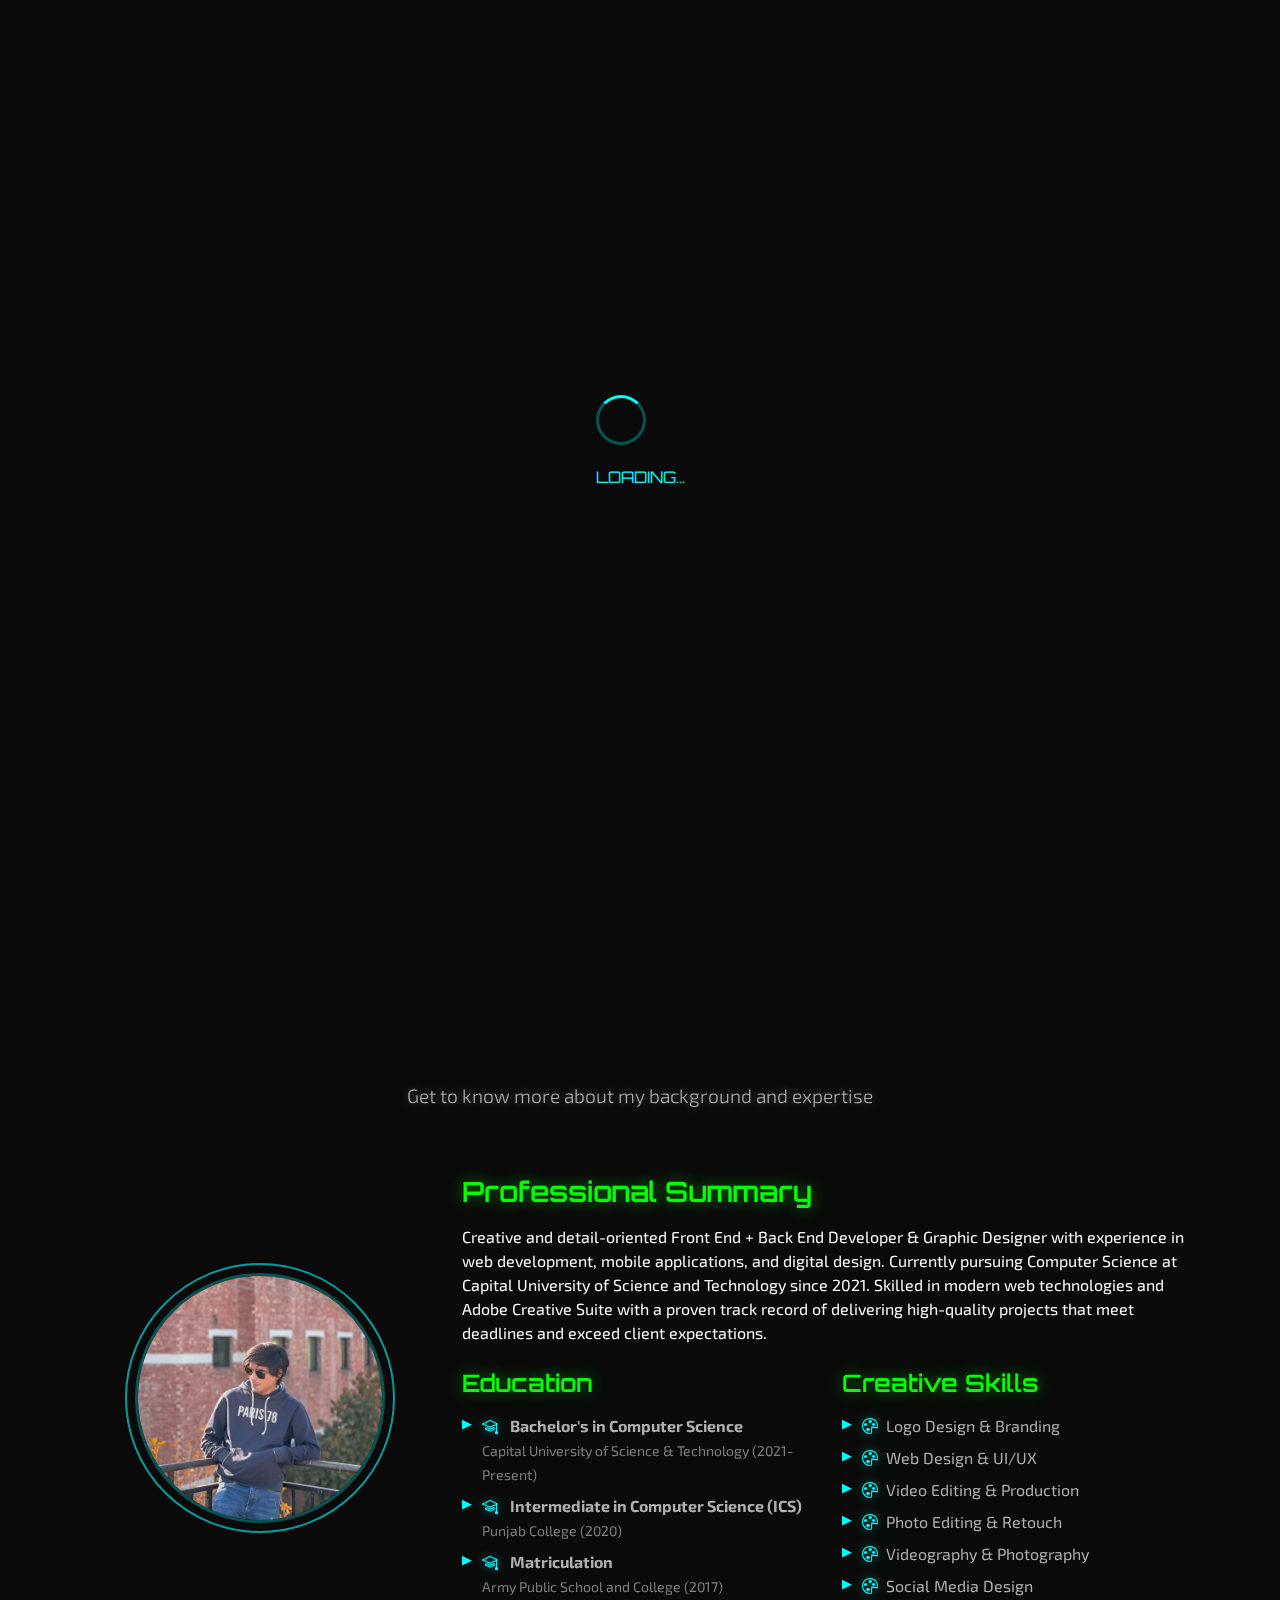
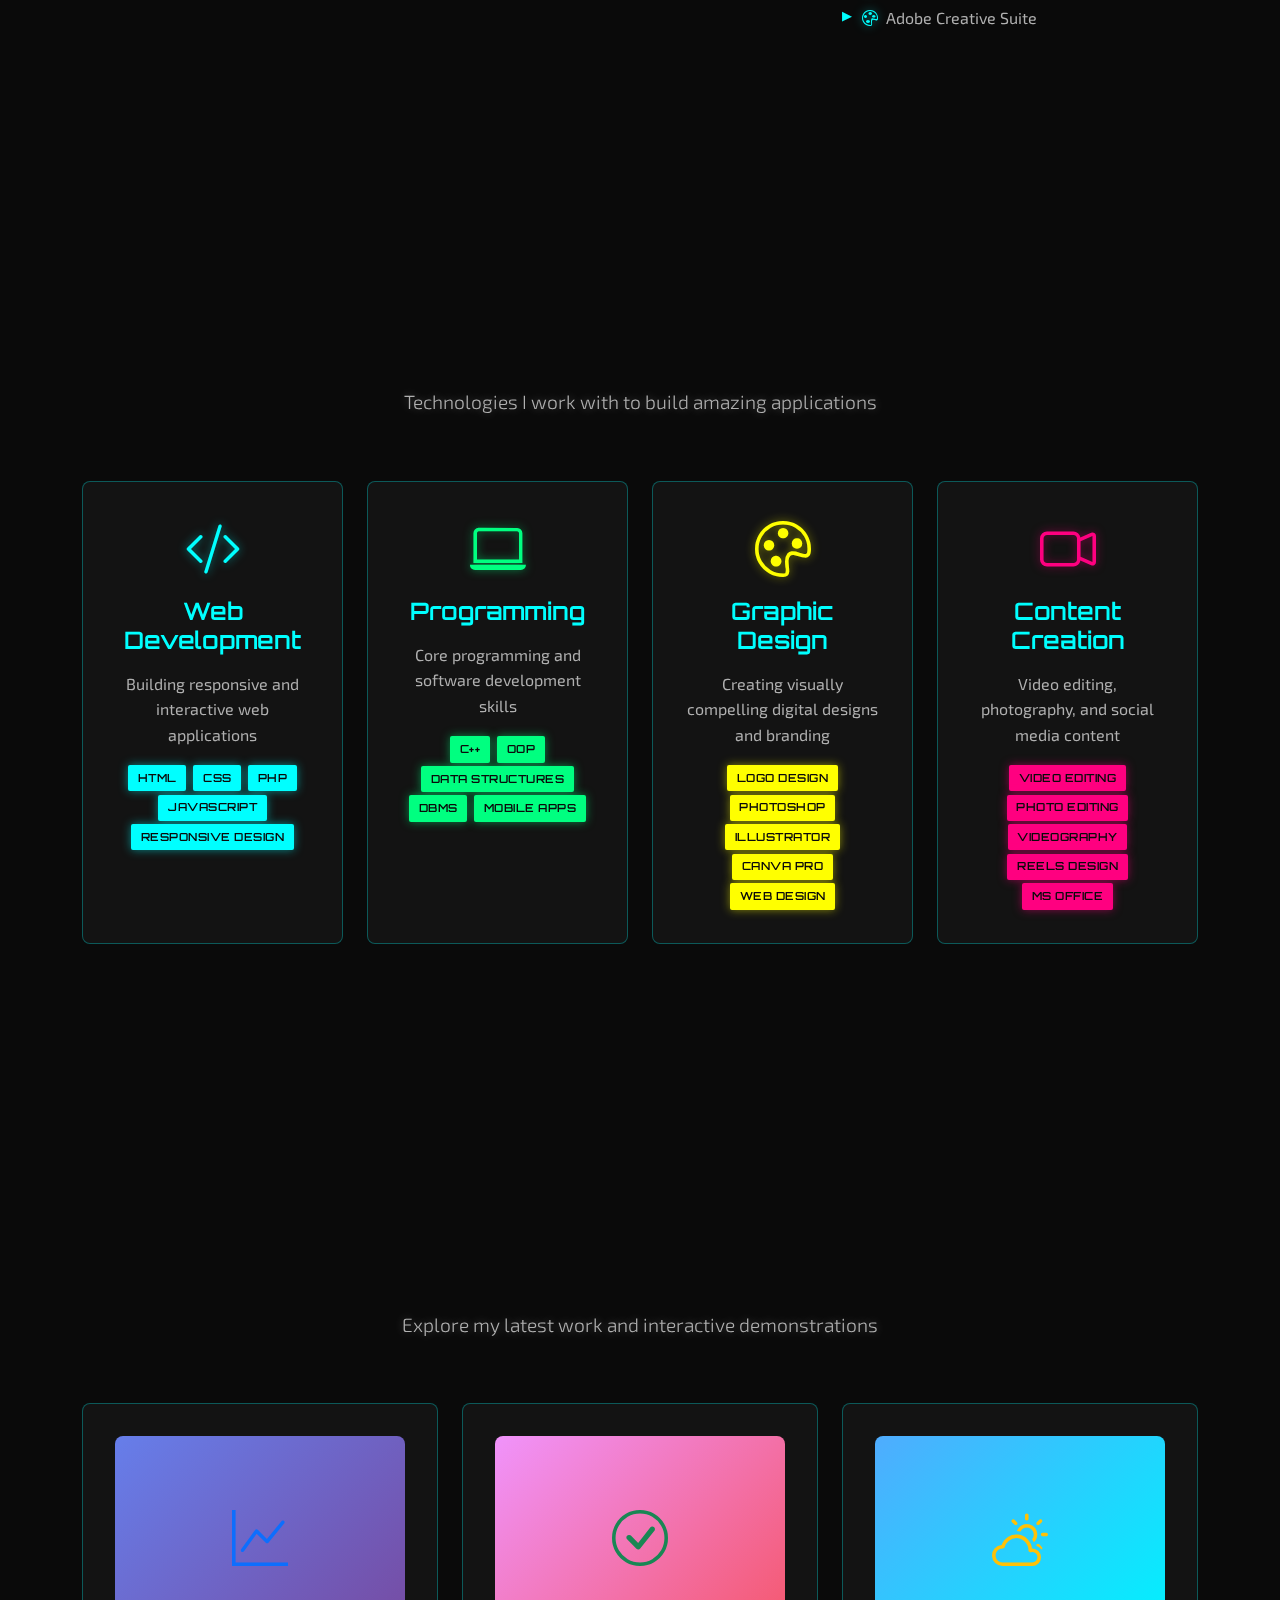
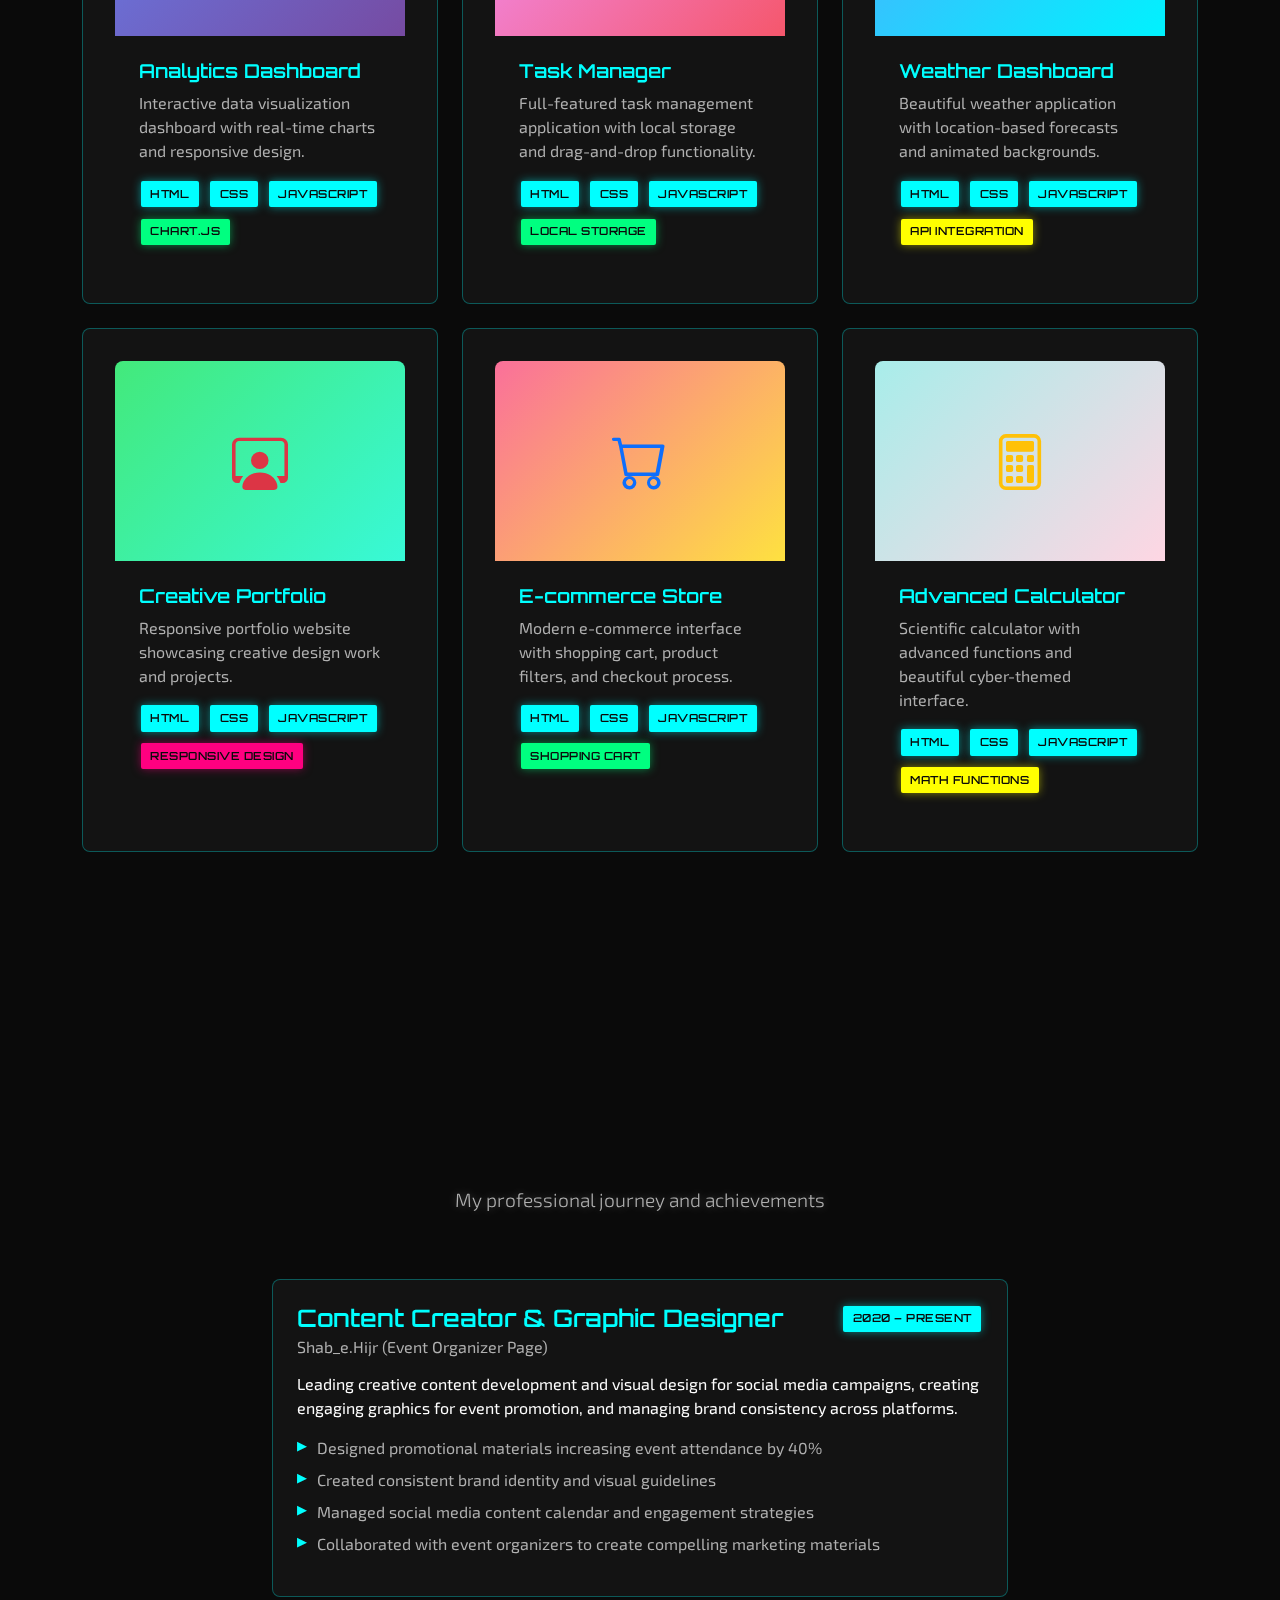
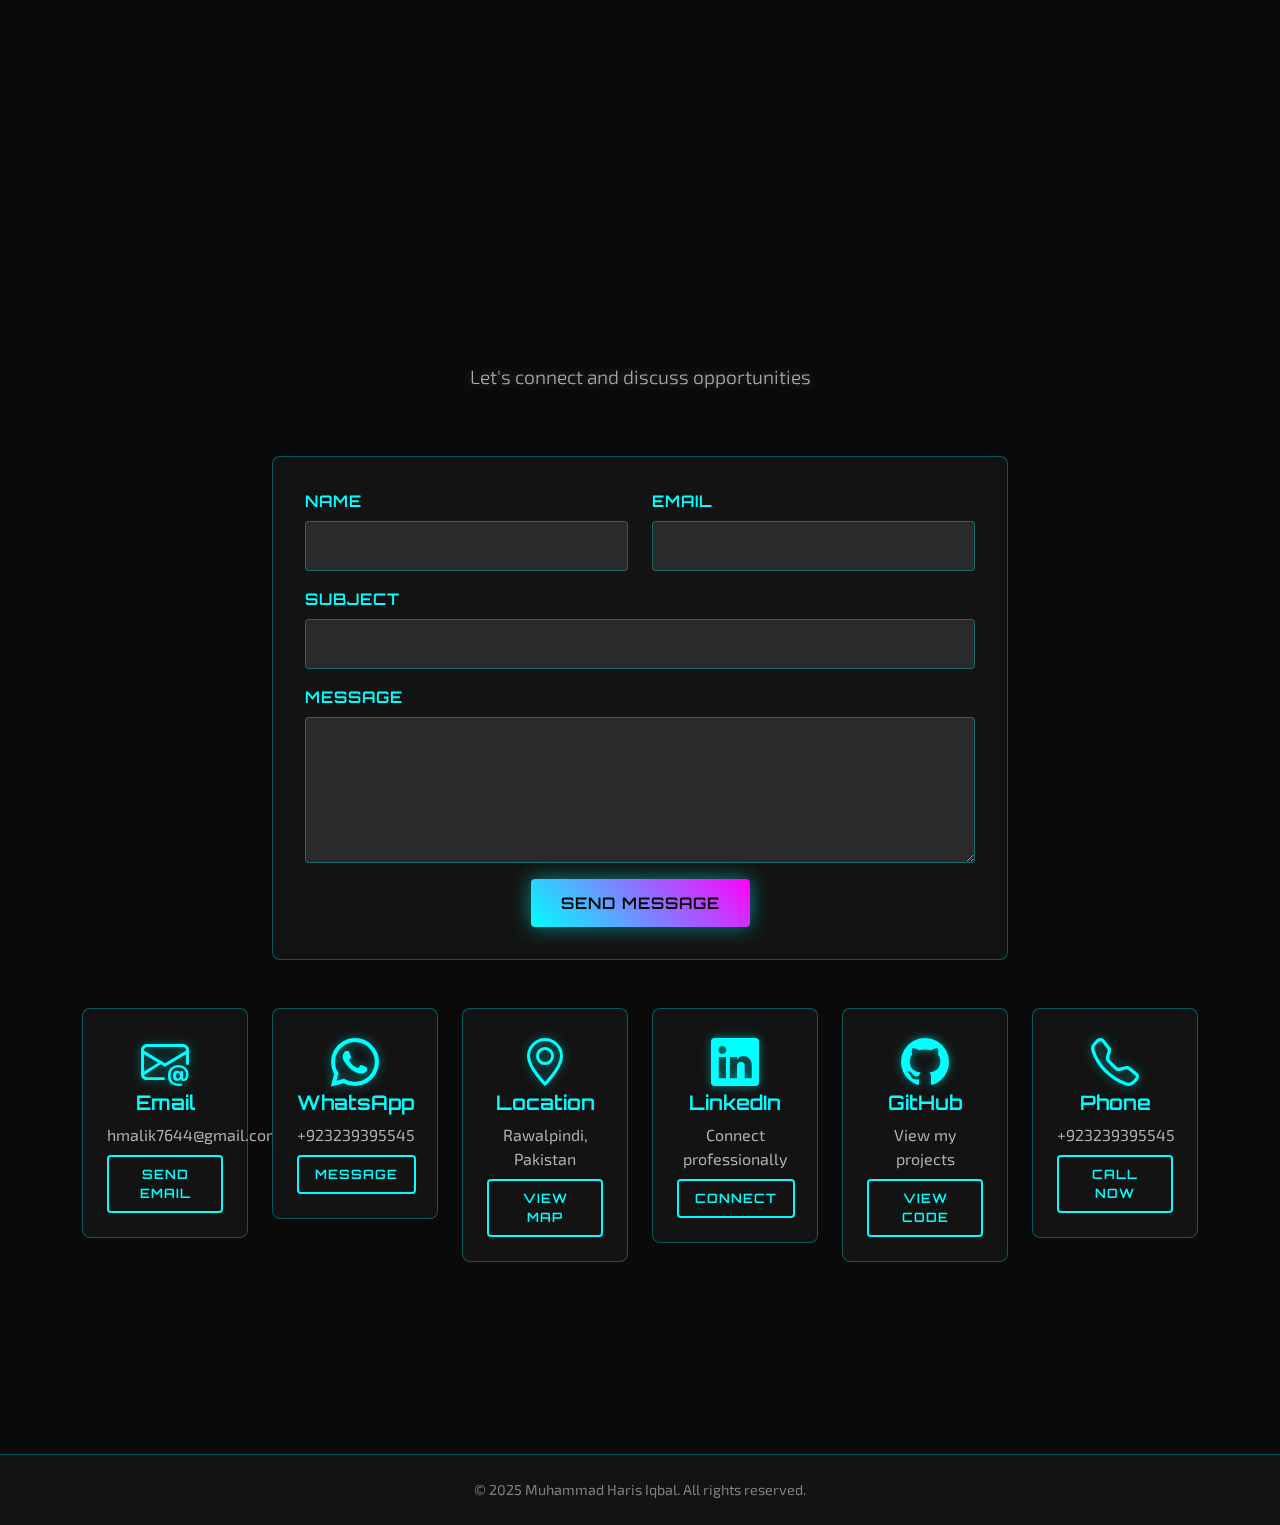
<file: index.html>
<!DOCTYPE html>
<html lang="en">
<head>
    <meta charset="UTF-8">
    <meta name="viewport" content="width=device-width, initial-scale=1.0">
    <title>Digital Portfolio - Muhammad Haris Iqbal</title>
    
    <!-- Bootstrap CSS -->
    <link href="https://cdn.jsdelivr.net/npm/bootstrap@5.3.0/dist/css/bootstrap.min.css" rel="stylesheet">
    <!-- Bootstrap Icons -->
    <link rel="stylesheet" href="https://cdn.jsdelivr.net/npm/bootstrap-icons@1.10.0/font/bootstrap-icons.css">
    <!-- Google Fonts -->
    <link href="https://fonts.googleapis.com/css2?family=Orbitron:wght@400;700;900&family=Exo+2:wght@300;400;600;700&display=swap" rel="stylesheet">
    <!-- Custom CSS -->
    <link rel="stylesheet" href="css/style.css">
</head>
<body>
    <!-- Cyber Background Animation -->
    <div class="cyber-background">
        <div class="background-layer bg-layer-1"></div>
        <div class="background-layer bg-layer-2"></div>
        <div class="background-layer bg-layer-3"></div>
        <div class="background-layer bg-layer-4"></div>
    </div>
    
    <!-- Space Elements -->
    <div class="space-elements">
        <div class="planet planet-1"></div>
        <div class="planet planet-2"></div>
        <div class="planet planet-3"></div>
        <div class="asteroid asteroid-1"></div>
        <div class="asteroid asteroid-2"></div>
        <div class="asteroid asteroid-3"></div>
        <div class="asteroid asteroid-4"></div>
        <div class="asteroid asteroid-5"></div>
    </div>
    
    <!-- Matrix Rain Effect -->
    <div class="matrix-rain" id="matrixRain"></div>
    
    <!-- Cyber Grid Overlay -->
    <div class="cyber-grid"></div>
    
    <!-- Navigation -->
    <nav class="navbar navbar-expand-lg navbar-dark fixed-top cyber-nav">
        <div class="container">
            <a class="navbar-brand fw-bold cyber-logo" href="#home">
                <span class="logo-text">PORTFOLIO</span>
                <span class="logo-glow"></span>
            </a>
            
            <!-- Hamburger Menu Button -->
            <button class="navbar-toggler cyber-hamburger" type="button" data-bs-toggle="collapse" data-bs-target="#navbarNav">
                <span class="hamburger-line"></span>
                <span class="hamburger-line"></span>
                <span class="hamburger-line"></span>
            </button>
            
            <div class="collapse navbar-collapse" id="navbarNav">
                <ul class="navbar-nav ms-auto cyber-nav-list">
                    <li class="nav-item">
                        <a class="nav-link cyber-nav-link" href="#home">
                            <span class="nav-text">Home</span>
                            <span class="nav-glow"></span>
                        </a>
                    </li>
                    <li class="nav-item">
                        <a class="nav-link cyber-nav-link" href="#about">
                            <span class="nav-text">About</span>
                            <span class="nav-glow"></span>
                        </a>
                    </li>
                    <li class="nav-item">
                        <a class="nav-link cyber-nav-link" href="#skills">
                            <span class="nav-text">Skills</span>
                            <span class="nav-glow"></span>
                        </a>
                    </li>
                    <li class="nav-item">
                        <a class="nav-link cyber-nav-link" href="#projects">
                            <span class="nav-text">Projects</span>
                            <span class="nav-glow"></span>
                        </a>
                    </li>
                    <li class="nav-item">
                        <a class="nav-link cyber-nav-link" href="#experience">
                            <span class="nav-text">Experience</span>
                            <span class="nav-glow"></span>
                        </a>
                    </li>
                    <li class="nav-item">
                        <a class="nav-link cyber-nav-link" href="#contact">
                            <span class="nav-text">Contact</span>
                            <span class="nav-glow"></span>
                        </a>
                    </li>
                </ul>
            </div>
        </div>
    </nav>

    <!-- Hero Section -->
    <section id="home" class="hero-section d-flex align-items-center min-vh-100">
        <div class="container">
            <div class="row align-items-center">
                <div class="col-lg-12 text-center">
                    <div class="hero-content">
                        <h1 class="display-4 fw-bold mb-3 animate-fade-in cyber-title">
                            <span class="cyber-text">Hello, I'm</span>
                            <span class="cyber-name typing-effect" id="typingName">Muhammad Haris Iqbal</span>
                        </h1>
                        <p class="lead mb-4 animate-fade-in-delay cyber-subtitle">
                            Front End + Back End Developer & Creative Designer specializing in web development, mobile applications, and graphic design.
                        </p>
                        <div class="hero-buttons animate-fade-in-delay-2">
                            <a href="#experience" class="btn cyber-btn cyber-btn-primary me-3">
                                <span class="btn-text">View My Experience</span>
                                <span class="btn-glow"></span>
                            </a>
                            <a href="#contact" class="btn cyber-btn cyber-btn-outline">
                                <span class="btn-text">Get In Touch</span>
                                <span class="btn-glow"></span>
                            </a>
                        </div>
                    </div>
                </div>
            </div>
        </div>
    </section>

    <!-- About Section -->
    <section id="about" class="cyber-section about-section">
        <div class="container">
            <div class="row">
                <div class="col-lg-12 text-center mb-5">
                    <h2 class="section-title fw-bold cyber-heading">About Me</h2>
                    <p class="lead cyber-subtitle">Get to know more about my background and expertise</p>
                </div>
            </div>
            <div class="row align-items-center">
                <div class="col-lg-4 text-center mb-4">
                    <div class="about-image animate-slide-left">
                        <div class="profile-picture-about cyber-profile">
                            <img src="profile.jpg" alt="Muhammad Haris Iqbal" class="profile-img">
                            <div class="cyber-border-about"></div>
                        </div>
                    </div>
                </div>
                <div class="col-lg-8">
                    <div class="about-content animate-slide-right cyber-content">
                        <h3 class="mb-3 cyber-subheading">Professional Summary</h3>
                        <p class="mb-4 cyber-text">
                            Creative and detail-oriented Front End + Back End Developer & Graphic Designer with experience in web development, 
                            mobile applications, and digital design. Currently pursuing Computer Science at Capital University of Science and Technology 
                            since 2021. Skilled in modern web technologies and Adobe Creative Suite with a proven track record of delivering 
                            high-quality projects that meet deadlines and exceed client expectations.
                        </p>
                        <div class="row">
                            <div class="col-md-6">
                                <h4 class="mb-3 cyber-subheading">Education</h4>
                                <ul class="list-unstyled cyber-list">
                                    <li class="mb-2">
                                        <i class="bi bi-mortarboard cyber-icon me-2"></i>
                                        <strong>Bachelor's in Computer Science</strong><br>
                                        <small class="cyber-muted">Capital University of Science & Technology (2021-Present)</small>
                                    </li>
                                    <li class="mb-2">
                                        <i class="bi bi-mortarboard cyber-icon me-2"></i>
                                        <strong>Intermediate in Computer Science (ICS)</strong><br>
                                        <small class="cyber-muted">Punjab College (2020)</small>
                                    </li>
                                    <li class="mb-2">
                                        <i class="bi bi-mortarboard cyber-icon me-2"></i>
                                        <strong>Matriculation</strong><br>
                                        <small class="cyber-muted">Army Public School and College (2017)</small>
                                    </li>
                                </ul>
                            </div>
                            <div class="col-md-6">
                                <h4 class="mb-3 cyber-subheading">Creative Skills</h4>
                                <ul class="list-unstyled cyber-list">
                                    <li class="mb-2"><i class="bi bi-palette cyber-icon me-2"></i>Logo Design & Branding</li>
                                    <li class="mb-2"><i class="bi bi-palette cyber-icon me-2"></i>Web Design & UI/UX</li>
                                    <li class="mb-2"><i class="bi bi-palette cyber-icon me-2"></i>Video Editing & Production</li>
                                    <li class="mb-2"><i class="bi bi-palette cyber-icon me-2"></i>Photo Editing & Retouch</li>
                                    <li class="mb-2"><i class="bi bi-palette cyber-icon me-2"></i>Videography & Photography</li>
                                    <li class="mb-2"><i class="bi bi-palette cyber-icon me-2"></i>Social Media Design</li>
                                    <li class="mb-2"><i class="bi bi-palette cyber-icon me-2"></i>Adobe Creative Suite</li>
                                </ul>
                            </div>
                        </div>
                    </div>
                </div>
            </div>
        </div>
    </section>

    <!-- Skills Section -->
    <section id="skills" class="cyber-section skills-section">
        <div class="container">
            <div class="row">
                <div class="col-lg-12 text-center mb-5">
                    <h2 class="section-title fw-bold cyber-heading">Skills & Technologies</h2>
                    <p class="lead cyber-subtitle">Technologies I work with to build amazing applications</p>
                </div>
            </div>
            <div class="row">
                <div class="col-lg-3 col-md-6 mb-4">
                    <div class="skill-card cyber-card text-center h-100">
                        <div class="skill-icon mb-3">
                            <i class="bi bi-code-slash display-4 cyber-icon-primary"></i>
                        </div>
                        <h4 class="cyber-card-title">Web Development</h4>
                        <p class="mb-3 cyber-card-text">Building responsive and interactive web applications</p>
                        <div class="skill-tags">
                            <span class="cyber-badge cyber-badge-primary">HTML</span>
                            <span class="cyber-badge cyber-badge-primary">CSS</span>
                            <span class="cyber-badge cyber-badge-primary">PHP</span>
                            <span class="cyber-badge cyber-badge-primary">JavaScript</span>
                            <span class="cyber-badge cyber-badge-primary">Responsive Design</span>
                        </div>
                    </div>
                </div>
                <div class="col-lg-3 col-md-6 mb-4">
                    <div class="skill-card cyber-card text-center h-100">
                        <div class="skill-icon mb-3">
                            <i class="bi bi-laptop display-4 cyber-icon-success"></i>
                        </div>
                        <h4 class="cyber-card-title">Programming</h4>
                        <p class="mb-3 cyber-card-text">Core programming and software development skills</p>
                        <div class="skill-tags">
                            <span class="cyber-badge cyber-badge-success">C++</span>
                            <span class="cyber-badge cyber-badge-success">OOP</span>
                            <span class="cyber-badge cyber-badge-success">Data Structures</span>
                            <span class="cyber-badge cyber-badge-success">DBMS</span>
                            <span class="cyber-badge cyber-badge-success">Mobile Apps</span>
                        </div>
                    </div>
                </div>
                <div class="col-lg-3 col-md-6 mb-4">
                    <div class="skill-card cyber-card text-center h-100">
                        <div class="skill-icon mb-3">
                            <i class="bi bi-palette display-4 cyber-icon-warning"></i>
                        </div>
                        <h4 class="cyber-card-title">Graphic Design</h4>
                        <p class="mb-3 cyber-card-text">Creating visually compelling digital designs and branding</p>
                        <div class="skill-tags">
                            <span class="cyber-badge cyber-badge-warning">Logo Design</span>
                            <span class="cyber-badge cyber-badge-warning">Photoshop</span>
                            <span class="cyber-badge cyber-badge-warning">Illustrator</span>
                            <span class="cyber-badge cyber-badge-warning">Canva Pro</span>
                            <span class="cyber-badge cyber-badge-warning">Web Design</span>
                        </div>
                    </div>
                </div>
                <div class="col-lg-3 col-md-6 mb-4">
                    <div class="skill-card cyber-card text-center h-100">
                        <div class="skill-icon mb-3">
                            <i class="bi bi-camera-video display-4 cyber-icon-danger"></i>
                        </div>
                        <h4 class="cyber-card-title">Content Creation</h4>
                        <p class="mb-3 cyber-card-text">Video editing, photography, and social media content</p>
                        <div class="skill-tags">
                            <span class="cyber-badge cyber-badge-danger">Video Editing</span>
                            <span class="cyber-badge cyber-badge-danger">Photo Editing</span>
                            <span class="cyber-badge cyber-badge-danger">Videography</span>
                            <span class="cyber-badge cyber-badge-danger">Reels Design</span>
                            <span class="cyber-badge cyber-badge-danger">MS Office</span>
                        </div>
                    </div>
                </div>
            </div>
        </div>
    </section>

    <!-- Projects Section -->
    <section id="projects" class="cyber-section">
        <div class="container">
            <div class="row">
                <div class="col-lg-12 text-center mb-5">
                    <h2 class="section-title fw-bold cyber-heading">Featured Projects</h2>
                    <p class="lead cyber-subtitle">Explore my latest work and interactive demonstrations</p>
                </div>
            </div>
            <div class="row">
                <!-- Project 1: Interactive Dashboard -->
                <div class="col-lg-4 col-md-6 mb-4">
                    <div class="project-card cyber-card h-100">
                        <div class="project-image-container">
                            <div class="project-image dashboard-preview">
                                <i class="bi bi-graph-up display-4 text-primary"></i>
                            </div>
                            <div class="project-overlay">
                                <a href="projects/dashboard.html" target="_blank" class="btn cyber-btn cyber-btn-primary btn-sm">
                                    <span class="btn-text">View Live</span>
                                    <span class="btn-glow"></span>
                                </a>
                            </div>
                        </div>
                        <div class="project-content">
                            <h4 class="project-title cyber-card-title">Analytics Dashboard</h4>
                            <p class="project-description cyber-card-text">Interactive data visualization dashboard with real-time charts and responsive design.</p>
                            <div class="project-tech">
                                <span class="cyber-badge cyber-badge-primary">HTML</span>
                                <span class="cyber-badge cyber-badge-primary">CSS</span>
                                <span class="cyber-badge cyber-badge-primary">JavaScript</span>
                                <span class="cyber-badge cyber-badge-success">Chart.js</span>
                            </div>
                        </div>
                    </div>
                </div>

                <!-- Project 2: Task Management App -->
                <div class="col-lg-4 col-md-6 mb-4">
                    <div class="project-card cyber-card h-100">
                        <div class="project-image-container">
                            <div class="project-image todo-preview">
                                <i class="bi bi-check-circle display-4 text-success"></i>
                            </div>
                            <div class="project-overlay">
                                <a href="projects/todo.html" target="_blank" class="btn cyber-btn cyber-btn-primary btn-sm">
                                    <span class="btn-text">View Live</span>
                                    <span class="btn-glow"></span>
                                </a>
                            </div>
                        </div>
                        <div class="project-content">
                            <h4 class="project-title cyber-card-title">Task Manager</h4>
                            <p class="project-description cyber-card-text">Full-featured task management application with local storage and drag-and-drop functionality.</p>
                            <div class="project-tech">
                                <span class="cyber-badge cyber-badge-primary">HTML</span>
                                <span class="cyber-badge cyber-badge-primary">CSS</span>
                                <span class="cyber-badge cyber-badge-primary">JavaScript</span>
                                <span class="cyber-badge cyber-badge-success">Local Storage</span>
                            </div>
                        </div>
                    </div>
                </div>

                <!-- Project 3: Weather App -->
                <div class="col-lg-4 col-md-6 mb-4">
                    <div class="project-card cyber-card h-100">
                        <div class="project-image-container">
                            <div class="project-image weather-preview">
                                <i class="bi bi-cloud-sun display-4 text-warning"></i>
                            </div>
                            <div class="project-overlay">
                                <a href="projects/weather.html" target="_blank" class="btn cyber-btn cyber-btn-primary btn-sm">
                                    <span class="btn-text">View Live</span>
                                    <span class="btn-glow"></span>
                                </a>
                            </div>
                        </div>
                        <div class="project-content">
                            <h4 class="project-title cyber-card-title">Weather Dashboard</h4>
                            <p class="project-description cyber-card-text">Beautiful weather application with location-based forecasts and animated backgrounds.</p>
                            <div class="project-tech">
                                <span class="cyber-badge cyber-badge-primary">HTML</span>
                                <span class="cyber-badge cyber-badge-primary">CSS</span>
                                <span class="cyber-badge cyber-badge-primary">JavaScript</span>
                                <span class="cyber-badge cyber-badge-warning">API Integration</span>
                            </div>
                        </div>
                    </div>
                </div>

                <!-- Project 4: Portfolio Website -->
                <div class="col-lg-4 col-md-6 mb-4">
                    <div class="project-card cyber-card h-100">
                        <div class="project-image-container">
                            <div class="project-image portfolio-preview">
                                <i class="bi bi-person-workspace display-4 text-danger"></i>
                            </div>
                            <div class="project-overlay">
                                <a href="projects/portfolio.html" target="_blank" class="btn cyber-btn cyber-btn-primary btn-sm">
                                    <span class="btn-text">View Live</span>
                                    <span class="btn-glow"></span>
                                </a>
                            </div>
                        </div>
                        <div class="project-content">
                            <h4 class="project-title cyber-card-title">Creative Portfolio</h4>
                            <p class="project-description cyber-card-text">Responsive portfolio website showcasing creative design work and projects.</p>
                            <div class="project-tech">
                                <span class="cyber-badge cyber-badge-primary">HTML</span>
                                <span class="cyber-badge cyber-badge-primary">CSS</span>
                                <span class="cyber-badge cyber-badge-primary">JavaScript</span>
                                <span class="cyber-badge cyber-badge-danger">Responsive Design</span>
                            </div>
                        </div>
                    </div>
                </div>

                <!-- Project 5: E-commerce Demo -->
                <div class="col-lg-4 col-md-6 mb-4">
                    <div class="project-card cyber-card h-100">
                        <div class="project-image-container">
                            <div class="project-image ecommerce-preview">
                                <i class="bi bi-cart display-4 text-primary"></i>
                            </div>
                            <div class="project-overlay">
                                <a href="projects/ecommerce.html" target="_blank" class="btn cyber-btn cyber-btn-primary btn-sm">
                                    <span class="btn-text">View Live</span>
                                    <span class="btn-glow"></span>
                                </a>
                            </div>
                        </div>
                        <div class="project-content">
                            <h4 class="project-title cyber-card-title">E-commerce Store</h4>
                            <p class="project-description cyber-card-text">Modern e-commerce interface with shopping cart, product filters, and checkout process.</p>
                            <div class="project-tech">
                                <span class="cyber-badge cyber-badge-primary">HTML</span>
                                <span class="cyber-badge cyber-badge-primary">CSS</span>
                                <span class="cyber-badge cyber-badge-primary">JavaScript</span>
                                <span class="cyber-badge cyber-badge-success">Shopping Cart</span>
                            </div>
                        </div>
                    </div>
                </div>

                <!-- Project 6: Calculator App -->
                <div class="col-lg-4 col-md-6 mb-4">
                    <div class="project-card cyber-card h-100">
                        <div class="project-image-container">
                            <div class="project-image calculator-preview">
                                <i class="bi bi-calculator display-4 text-warning"></i>
                            </div>
                            <div class="project-overlay">
                                <a href="projects/calculator.html" target="_blank" class="btn cyber-btn cyber-btn-primary btn-sm">
                                    <span class="btn-text">View Live</span>
                                    <span class="btn-glow"></span>
                                </a>
                            </div>
                        </div>
                        <div class="project-content">
                            <h4 class="project-title cyber-card-title">Advanced Calculator</h4>
                            <p class="project-description cyber-card-text">Scientific calculator with advanced functions and beautiful cyber-themed interface.</p>
                            <div class="project-tech">
                                <span class="cyber-badge cyber-badge-primary">HTML</span>
                                <span class="cyber-badge cyber-badge-primary">CSS</span>
                                <span class="cyber-badge cyber-badge-primary">JavaScript</span>
                                <span class="cyber-badge cyber-badge-warning">Math Functions</span>
                            </div>
                        </div>
                    </div>
                </div>
            </div>
        </div>
    </section>

    <!-- Experience Section -->
    <section id="experience" class="cyber-section">
        <div class="container">
            <div class="row">
                <div class="col-lg-12 text-center mb-5">
                    <h2 class="section-title fw-bold cyber-heading">Work Experience</h2>
                    <p class="lead cyber-subtitle">My professional journey and achievements</p>
                </div>
            </div>
            <div class="row">
                <div class="col-lg-8 mx-auto">
                    <div class="experience-item cyber-experience-card p-4 mb-4">
                        <div class="experience-header d-flex justify-content-between align-items-start mb-3">
                            <div>
                                <h4 class="mb-1 cyber-experience-title">Content Creator & Graphic Designer</h4>
                                <h6 class="cyber-experience-company mb-0">Shab_e.Hijr (Event Organizer Page)</h6>
                            </div>
                            <span class="cyber-badge cyber-badge-primary">2020 – Present</span>
                        </div>
                        <div class="experience-content">
                            <p class="mb-3 cyber-text">
                                Leading creative content development and visual design for social media campaigns, 
                                creating engaging graphics for event promotion, and managing brand consistency across platforms.
                            </p>
                            <ul class="cyber-list">
                                <li>Designed promotional materials increasing event attendance by 40%</li>
                                <li>Created consistent brand identity and visual guidelines</li>
                                <li>Managed social media content calendar and engagement strategies</li>
                                <li>Collaborated with event organizers to create compelling marketing materials</li>
                            </ul>
                        </div>
                    </div>
                </div>
            </div>
        </div>
    </section>

    <!-- Contact Section -->
    <section id="contact" class="cyber-section">
        <div class="container">
            <div class="row">
                <div class="col-lg-12 text-center mb-5">
                    <h2 class="section-title fw-bold cyber-heading">Get In Touch</h2>
                    <p class="lead cyber-subtitle">Let's connect and discuss opportunities</p>
                </div>
            </div>
            <div class="row">
                <div class="col-lg-8 mx-auto">
                    <div class="contact-form-container cyber-form-container">
                        <form id="contactForm" class="cyber-form">
                            <div class="row">
                                <div class="col-md-6">
                                    <div class="mb-3">
                                        <label for="name" class="form-label cyber-label">Name</label>
                                        <input type="text" class="form-control cyber-input" id="name" name="name" required>
                                    </div>
                                </div>
                                <div class="col-md-6">
                                    <div class="mb-3">
                                        <label for="email" class="form-label cyber-label">Email</label>
                                        <input type="email" class="form-control cyber-input" id="email" name="email" required>
                                    </div>
                                </div>
                            </div>
                            <div class="mb-3">
                                <label for="subject" class="form-label cyber-label">Subject</label>
                                <input type="text" class="form-control cyber-input" id="subject" name="subject" required>
                            </div>
                            <div class="mb-3">
                                <label for="message" class="form-label cyber-label">Message</label>
                                <textarea class="form-control cyber-input" id="message" name="message" rows="5" required></textarea>
                            </div>
                            <div class="text-center">
                                <button type="submit" class="btn cyber-btn cyber-btn-primary">
                                    <span class="btn-text">Send Message</span>
                                    <span class="btn-glow"></span>
                                </button>
                            </div>
                        </form>
                    </div>
                </div>
            </div>
            <div class="row mt-5">
                <div class="col-lg-12">
                    <div class="contact-info text-center">
                        <div class="row">
                            <div class="col-md-2 mb-3">
                                <div class="contact-item cyber-contact-item">
                                    <i class="bi bi-envelope-at display-5 cyber-icon mb-3"></i>
                                    <h5 class="cyber-contact-title">Email</h5>
                                    <p class="cyber-contact-text">hmalik7644@gmail.com</p>
                                    <a href="mailto:hmalik7644@gmail.com" class="btn cyber-btn cyber-btn-outline btn-sm mt-2">
                                        <span class="btn-text">Send Email</span>
                                        <span class="btn-glow"></span>
                                    </a>
                                </div>
                            </div>
                            <div class="col-md-2 mb-3">
                                <div class="contact-item cyber-contact-item">
                                    <i class="bi bi-whatsapp display-5 cyber-icon mb-3"></i>
                                    <h5 class="cyber-contact-title">WhatsApp</h5>
                                    <p class="cyber-contact-text">+923239395545</p>
                                    <a href="https://wa.me/923239395545" target="_blank" class="btn cyber-btn cyber-btn-outline btn-sm mt-2">
                                        <span class="btn-text">Message</span>
                                        <span class="btn-glow"></span>
                                    </a>
                                </div>
                            </div>
                            <div class="col-md-2 mb-3">
                                <div class="contact-item cyber-contact-item">
                                    <i class="bi bi-geo-alt display-5 cyber-icon mb-3"></i>
                                    <h5 class="cyber-contact-title">Location</h5>
                                    <p class="cyber-contact-text">Rawalpindi, Pakistan</p>
                                    <a href="https://maps.google.com/?q=Rawalpindi,Pakistan" target="_blank" class="btn cyber-btn cyber-btn-outline btn-sm mt-2">
                                        <span class="btn-text">View Map</span>
                                        <span class="btn-glow"></span>
                                    </a>
                                </div>
                            </div>
                            <div class="col-md-2 mb-3">
                                <div class="contact-item cyber-contact-item">
                                    <i class="bi bi-linkedin display-5 cyber-icon mb-3"></i>
                                    <h5 class="cyber-contact-title">LinkedIn</h5>
                                    <p class="cyber-contact-text">Connect professionally</p>
                                    <a href="https://www.linkedin.com/in/harris-malik-175556349" target="_blank" class="btn cyber-btn cyber-btn-outline btn-sm mt-2">
                                        <span class="btn-text">Connect</span>
                                        <span class="btn-glow"></span>
                                    </a>
                                </div>
                            </div>
                            <div class="col-md-2 mb-3">
                                <div class="contact-item cyber-contact-item">
                                    <i class="bi bi-github display-5 cyber-icon mb-3"></i>
                                    <h5 class="cyber-contact-title">GitHub</h5>
                                    <p class="cyber-contact-text">View my projects</p>
                                    <a href="https://github.com/starSCREAM101T" target="_blank" class="btn cyber-btn cyber-btn-outline btn-sm mt-2">
                                        <span class="btn-text">View Code</span>
                                        <span class="btn-glow"></span>
                                    </a>
                                </div>
                            </div>
                            <div class="col-md-2 mb-3">
                                <div class="contact-item cyber-contact-item">
                                    <i class="bi bi-telephone display-5 cyber-icon mb-3"></i>
                                    <h5 class="cyber-contact-title">Phone</h5>
                                    <p class="cyber-contact-text">+923239395545</p>
                                    <a href="tel:+923239395545" class="btn cyber-btn cyber-btn-outline btn-sm mt-2">
                                        <span class="btn-text">Call Now</span>
                                        <span class="btn-glow"></span>
                                    </a>
                                </div>
                            </div>
                        </div>
                    </div>
                </div>
            </div>
        </div>
    </section>

    <!-- Footer -->
    <footer class="py-4 cyber-footer">
        <div class="container">
            <div class="row">
                <div class="col-lg-12 text-center">
                    <p class="mb-0 cyber-footer-text">
                        &copy; 2025 Muhammad Haris Iqbal. All rights reserved.
                    </p>
                </div>
            </div>
        </div>
    </footer>

    <!-- Bootstrap JS -->
    <script src="https://cdn.jsdelivr.net/npm/bootstrap@5.3.0/dist/js/bootstrap.bundle.min.js"></script>
    <!-- Custom JS -->
    <script src="js/script.js"></script>
</body>
</html>
</file>
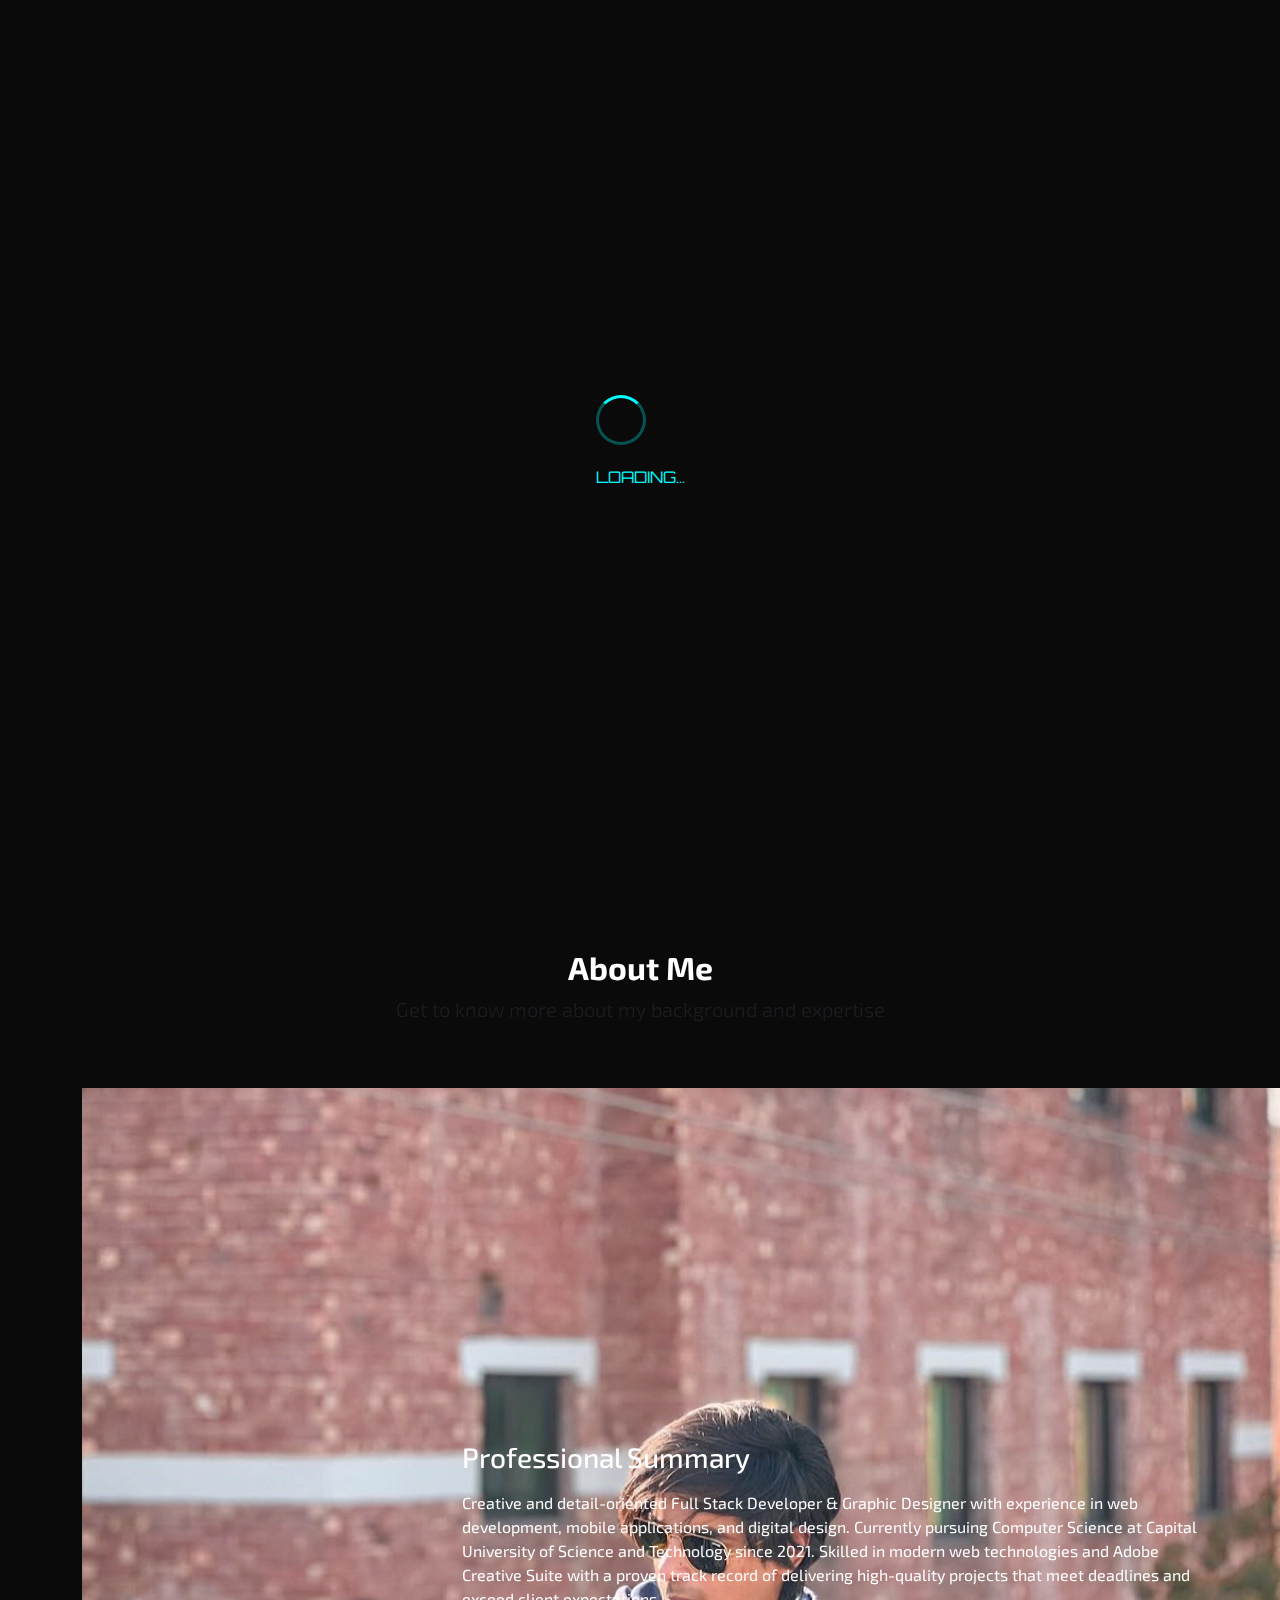
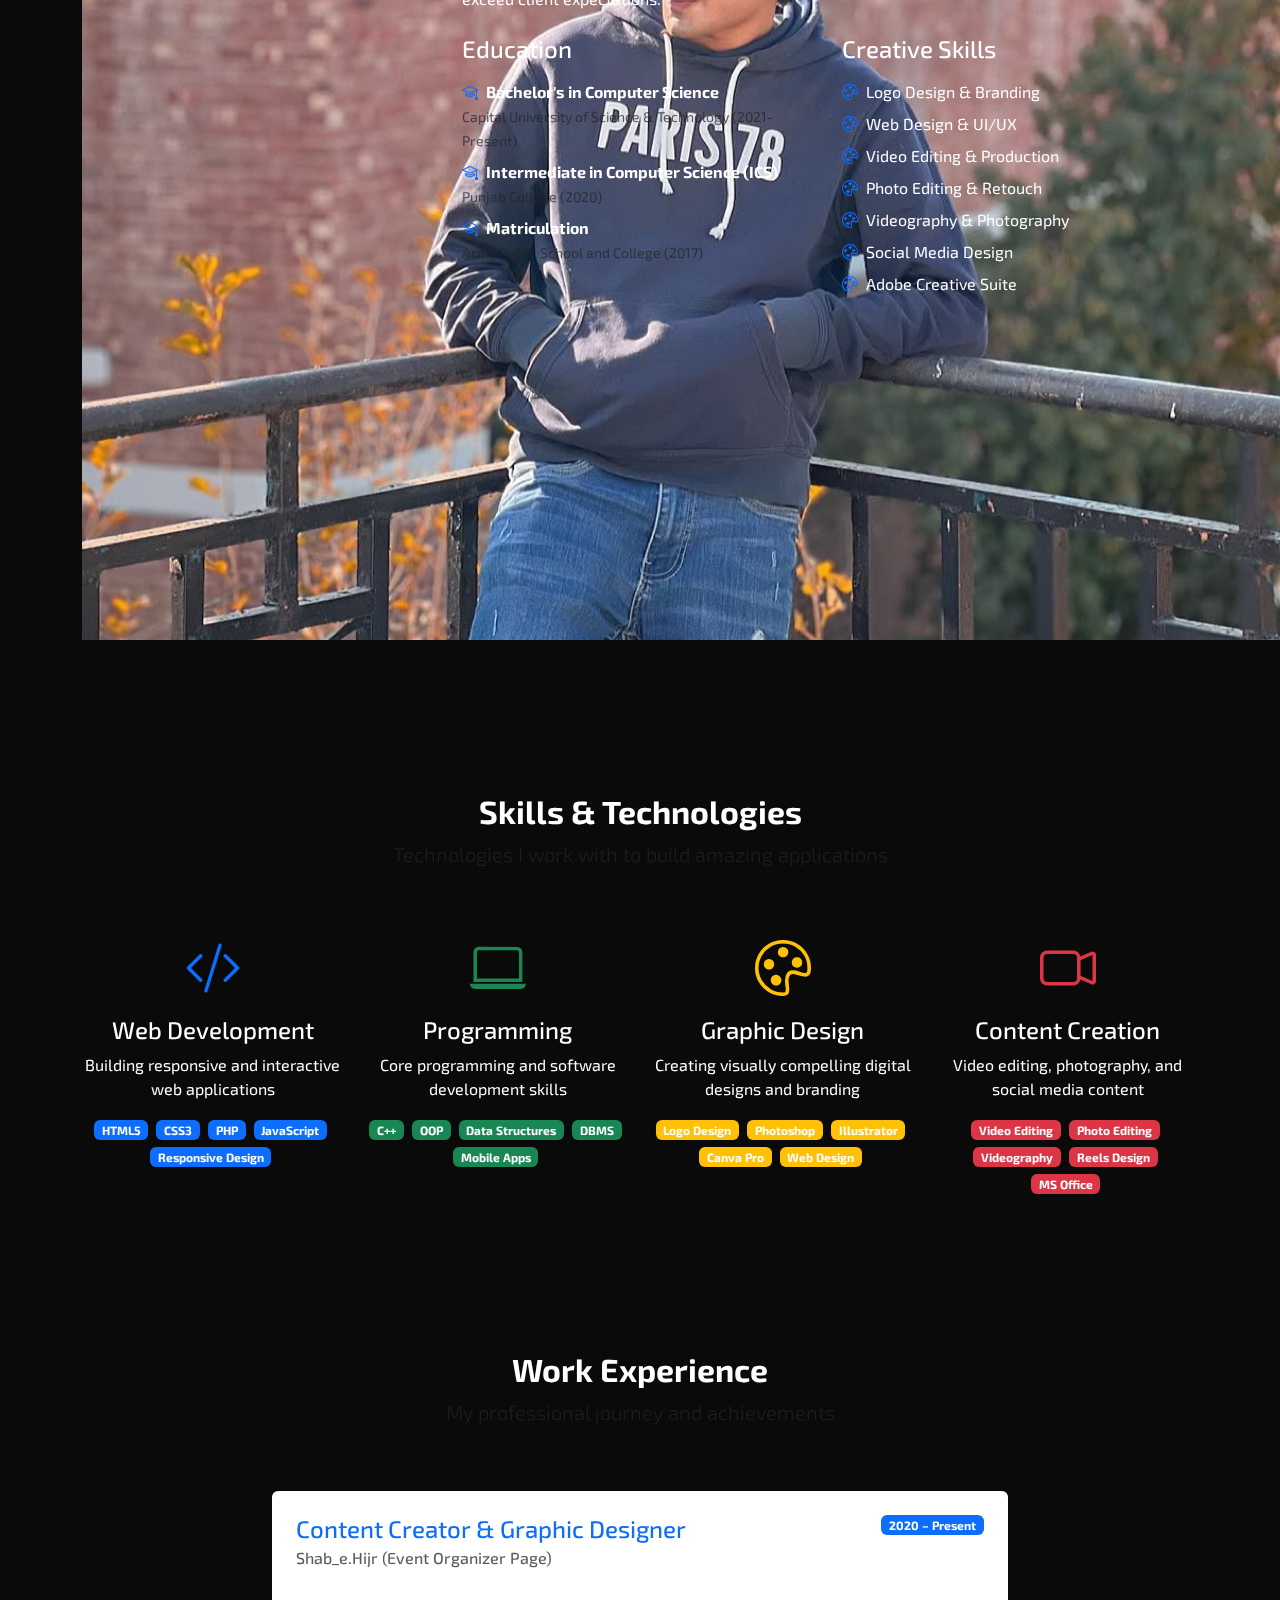
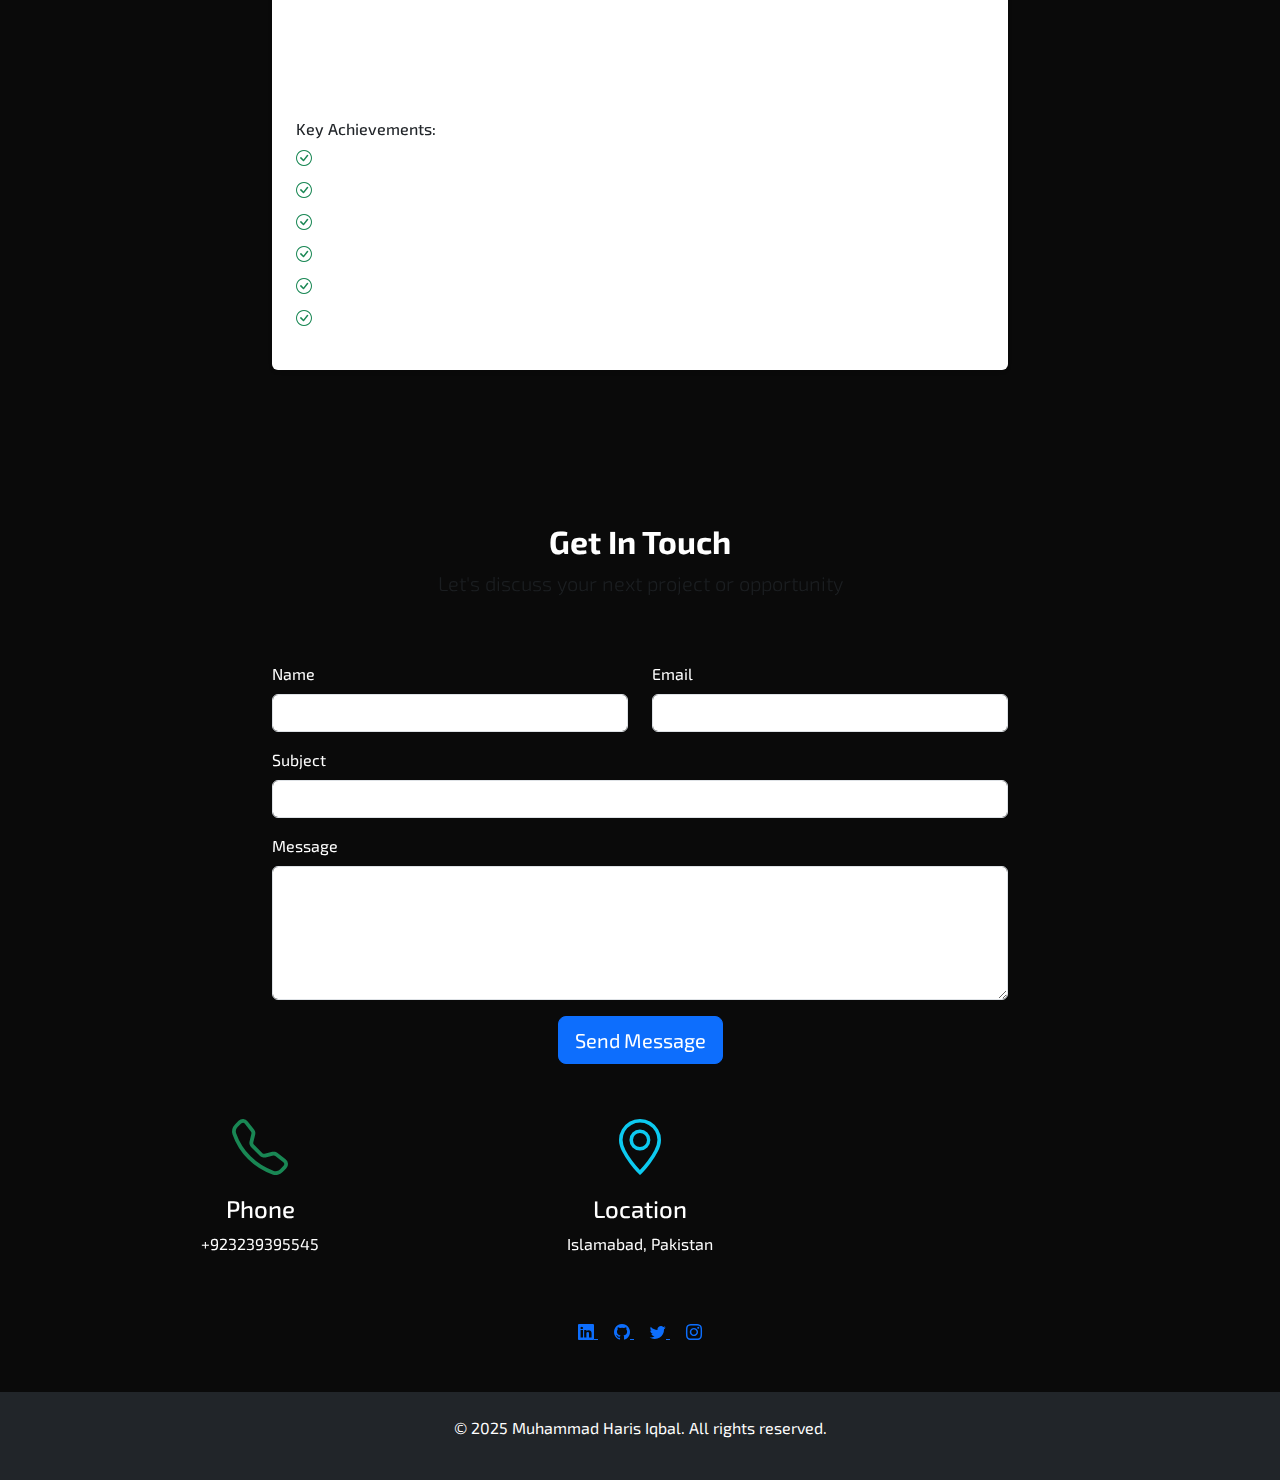
<file: index_1752066029103.html>
<!DOCTYPE html>
<html lang="en">
<head>
    <meta charset="UTF-8">
    <meta name="viewport" content="width=device-width, initial-scale=1.0">
    <title>Digital Portfolio</title>
    
    <!-- Bootstrap CSS -->
    <link href="https://cdn.jsdelivr.net/npm/bootstrap@5.3.0/dist/css/bootstrap.min.css" rel="stylesheet">
    <!-- Bootstrap Icons -->
    <link rel="stylesheet" href="https://cdn.jsdelivr.net/npm/bootstrap-icons@1.10.0/font/bootstrap-icons.css">
    <!-- Custom CSS -->
    <link rel="stylesheet" href="css/style.css">
</head>
<body>
    <!-- Matrix Rain Effect -->
    <div class="matrix-rain" id="matrixRain"></div>
    
    <!-- Navigation -->
    <nav class="navbar navbar-expand-lg navbar-dark bg-dark fixed-top">
        <div class="container">
            <a class="navbar-brand fw-bold" href="#home">Portfolio</a>
            <button class="navbar-toggler" type="button" data-bs-toggle="collapse" data-bs-target="#navbarNav">
                <span class="navbar-toggler-icon"></span>
            </button>
            <div class="collapse navbar-collapse" id="navbarNav">
                <ul class="navbar-nav ms-auto">
                    <li class="nav-item">
                        <a class="nav-link" href="#home">Home</a>
                    </li>
                    <li class="nav-item">
                        <a class="nav-link" href="#about">About</a>
                    </li>
                    <li class="nav-item">
                        <a class="nav-link" href="#skills">Skills</a>
                    </li>
                    <li class="nav-item">
                        <a class="nav-link" href="#experience">Experience</a>
                    </li>

                    <li class="nav-item">
                        <a class="nav-link" href="#contact">Contact</a>
                    </li>
                </ul>
            </div>
        </div>
    </nav>

    <!-- Hero Section -->
    <section id="home" class="hero-section d-flex align-items-center min-vh-100">
        <div class="container">
            <div class="row align-items-center">
                <div class="col-lg-12 text-center">
                    <div class="hero-content">
                        <h1 class="display-4 fw-bold mb-3 animate-fade-in matrix-title">
                            Hello, I'm <span class="text-primary">Muhammad Haris Iqbal</span>
                        </h1>
                        <p class="lead mb-4 animate-fade-in-delay">
                            Full Stack Developer & Creative Designer specializing in web development, mobile applications, and graphic design.
                        </p>
                        <div class="hero-buttons animate-fade-in-delay-2">
                            <a href="#experience" class="btn btn-primary btn-lg me-3 matrix-btn">View My Experience</a>
                            <a href="#contact" class="btn btn-outline-primary btn-lg matrix-btn">Get In Touch</a>
                        </div>
                    </div>
                </div>

            </div>
        </div>
    </section>

    <!-- About Section -->
    <section id="about" class="py-5" style="background: var(--bg-section);">
        <div class="container">
            <div class="row">
                <div class="col-lg-12 text-center mb-5">
                    <h2 class="section-title fw-bold">About Me</h2>
                    <p class="lead text-muted">Get to know more about my background and expertise</p>
                </div>
            </div>
            <div class="row align-items-center">
                <div class="col-lg-4 text-center mb-4">
                    <div class="about-image animate-slide-left">
                        <div class="profile-picture-about">
                            <img src="profile.jpg" alt="Muhammad Haris Iqbal" class="profile-img-about">
                            <div class="matrix-border-about"></div>
                        </div>
                    </div>
                </div>
                <div class="col-lg-8">
                    <div class="about-content animate-slide-right">
                        <h3 class="mb-3">Professional Summary</h3>
                        <p class="mb-4">
                            Creative and detail-oriented Full Stack Developer & Graphic Designer with experience in web development, 
                            mobile applications, and digital design. Currently pursuing Computer Science at Capital University of Science and Technology 
                            since 2021. Skilled in modern web technologies and Adobe Creative Suite with a proven track record of delivering 
                            high-quality projects that meet deadlines and exceed client expectations.
                        </p>
                        <div class="row">
                            <div class="col-md-6">
                                <h4 class="mb-3">Education</h4>
                                <ul class="list-unstyled">
                                    <li class="mb-2"><i class="bi bi-mortarboard text-primary me-2"></i><strong>Bachelor's in Computer Science</strong><br>
                                        <small class="text-muted">Capital University of Science & Technology (2021-Present)</small></li>
                                    <li class="mb-2"><i class="bi bi-mortarboard text-primary me-2"></i><strong>Intermediate in Computer Science (ICS)</strong><br>
                                        <small class="text-muted">Punjab College (2020)</small></li>
                                    <li class="mb-2"><i class="bi bi-mortarboard text-primary me-2"></i><strong>Matriculation</strong><br>
                                        <small class="text-muted">Army Public School and College (2017)</small></li>
                                </ul>
                            </div>
                            <div class="col-md-6">
                                <h4 class="mb-3">Creative Skills</h4>
                                <ul class="list-unstyled">
                                    <li class="mb-2"><i class="bi bi-palette text-primary me-2"></i>Logo Design & Branding</li>
                                    <li class="mb-2"><i class="bi bi-palette text-primary me-2"></i>Web Design & UI/UX</li>
                                    <li class="mb-2"><i class="bi bi-palette text-primary me-2"></i>Video Editing & Production</li>
                                    <li class="mb-2"><i class="bi bi-palette text-primary me-2"></i>Photo Editing & Retouch</li>
                                    <li class="mb-2"><i class="bi bi-palette text-primary me-2"></i>Videography & Photography</li>
                                    <li class="mb-2"><i class="bi bi-palette text-primary me-2"></i>Social Media Design</li>
                                    <li class="mb-2"><i class="bi bi-palette text-primary me-2"></i>Adobe Creative Suite</li>
                                </ul>
                            </div>
                        </div>
                    </div>
                </div>
            </div>
        </div>
    </section>

    <!-- Skills Section -->
    <section id="skills" class="py-5">
        <div class="container">
            <div class="row">
                <div class="col-lg-12 text-center mb-5">
                    <h2 class="section-title fw-bold">Skills & Technologies</h2>
                    <p class="lead text-muted">Technologies I work with to build amazing applications</p>
                </div>
            </div>
            <div class="row">
                <div class="col-lg-3 col-md-6 mb-4">
                    <div class="skill-card text-center h-100">
                        <div class="skill-icon mb-3">
                            <i class="bi bi-code-slash display-4 text-primary"></i>
                        </div>
                        <h4>Web Development</h4>
                        <p class="mb-3">Building responsive and interactive web applications</p>
                        <div class="skill-tags">
                            <span class="badge bg-primary me-1 mb-1">HTML5</span>
                            <span class="badge bg-primary me-1 mb-1">CSS3</span>
                            <span class="badge bg-primary me-1 mb-1">PHP</span>
                            <span class="badge bg-primary me-1 mb-1">JavaScript</span>
                            <span class="badge bg-primary me-1 mb-1">Responsive Design</span>
                        </div>
                    </div>
                </div>
                <div class="col-lg-3 col-md-6 mb-4">
                    <div class="skill-card text-center h-100">
                        <div class="skill-icon mb-3">
                            <i class="bi bi-laptop display-4 text-success"></i>
                        </div>
                        <h4>Programming</h4>
                        <p class="mb-3">Core programming and software development skills</p>
                        <div class="skill-tags">
                            <span class="badge bg-success me-1 mb-1">C++</span>
                            <span class="badge bg-success me-1 mb-1">OOP</span>
                            <span class="badge bg-success me-1 mb-1">Data Structures</span>
                            <span class="badge bg-success me-1 mb-1">DBMS</span>
                            <span class="badge bg-success me-1 mb-1">Mobile Apps</span>
                        </div>
                    </div>
                </div>
                <div class="col-lg-3 col-md-6 mb-4">
                    <div class="skill-card text-center h-100">
                        <div class="skill-icon mb-3">
                            <i class="bi bi-palette display-4 text-warning"></i>
                        </div>
                        <h4>Graphic Design</h4>
                        <p class="mb-3">Creating visually compelling digital designs and branding</p>
                        <div class="skill-tags">
                            <span class="badge bg-warning me-1 mb-1">Logo Design</span>
                            <span class="badge bg-warning me-1 mb-1">Photoshop</span>
                            <span class="badge bg-warning me-1 mb-1">Illustrator</span>
                            <span class="badge bg-warning me-1 mb-1">Canva Pro</span>
                            <span class="badge bg-warning me-1 mb-1">Web Design</span>
                        </div>
                    </div>
                </div>
                <div class="col-lg-3 col-md-6 mb-4">
                    <div class="skill-card text-center h-100">
                        <div class="skill-icon mb-3">
                            <i class="bi bi-camera-video display-4 text-danger"></i>
                        </div>
                        <h4>Content Creation</h4>
                        <p class="mb-3">Video editing, photography, and social media content</p>
                        <div class="skill-tags">
                            <span class="badge bg-danger me-1 mb-1">Video Editing</span>
                            <span class="badge bg-danger me-1 mb-1">Photo Editing</span>
                            <span class="badge bg-danger me-1 mb-1">Videography</span>
                            <span class="badge bg-danger me-1 mb-1">Reels Design</span>
                            <span class="badge bg-danger me-1 mb-1">MS Office</span>
                        </div>
                    </div>
                </div>
            </div>
        </div>
    </section>

    <!-- Experience Section -->
    <section id="experience" class="py-5">
        <div class="container">
            <div class="row">
                <div class="col-lg-12 text-center mb-5">
                    <h2 class="section-title fw-bold">Work Experience</h2>
                    <p class="lead text-muted">My professional journey and achievements</p>
                </div>
            </div>
            <div class="row">
                <div class="col-lg-8 mx-auto">
                    <div class="experience-item p-4 mb-4 bg-white rounded shadow-sm animate-fade-in-delay">
                        <div class="experience-header d-flex justify-content-between align-items-start mb-3">
                            <div>
                                <h4 class="mb-1 text-primary">Content Creator & Graphic Designer</h4>
                                <h6 class="text-muted mb-0">Shab_e.Hijr (Event Organizer Page)</h6>
                            </div>
                            <span class="badge bg-primary">2020 – Present</span>
                        </div>
                        <div class="experience-content">
                            <p class="mb-3">
                                Creative and detail-oriented Graphic Designer with extensive experience in designing 
                                brochures, social media posts, posters, and university promotional materials. 
                                Skilled in Adobe Creative Suite (Photoshop, Illustrator) and Canva Pro for fast, 
                                high-quality designs. Highly proficient in Microsoft Office (Word, Excel, PowerPoint) 
                                for professional documentation and presentations.
                            </p>
                            <div class="experience-achievements">
                                <h6 class="text-dark mb-2">Key Achievements:</h6>
                                <ul class="list-unstyled">
                                    <li class="mb-2"><i class="bi bi-check-circle text-success me-2"></i>Designed <strong>100+ posters, digital banners, ads, and reels</strong> for events</li>
                                    <li class="mb-2"><i class="bi bi-check-circle text-success me-2"></i>Achieved <strong>thousands of views/reach</strong> and growing audience engagement</li>
                                    <li class="mb-2"><i class="bi bi-check-circle text-success me-2"></i>Developed <strong>cohesive visual branding</strong> (color schemes, templates)</li>
                                    <li class="mb-2"><i class="bi bi-check-circle text-success me-2"></i>Optimized content for <strong>Instagram algorithms</strong>, increasing visibility</li>
                                    <li class="mb-2"><i class="bi bi-check-circle text-success me-2"></i>Collaborated with vendors/participants for <strong>promotional materials</strong></li>
                                    <li class="mb-2"><i class="bi bi-check-circle text-success me-2"></i>Delivered visually compelling work that <strong>meets deadlines</strong> and client expectations</li>
                                </ul>
                            </div>
                        </div>
                    </div>
                </div>
            </div>
        </div>
    </section>

    <!-- Contact Section -->
    <section id="contact" class="py-5" style="background: var(--bg-section);">
        <div class="container">
            <div class="row">
                <div class="col-lg-12 text-center mb-5">
                    <h2 class="section-title fw-bold">Get In Touch</h2>
                    <p class="lead text-muted">Let's discuss your next project or opportunity</p>
                </div>
            </div>
            <div class="row">
                <div class="col-lg-8 mx-auto">
                    <div class="contact-form">
                        <form>
                            <div class="row">
                                <div class="col-md-6 mb-3">
                                    <label for="name" class="form-label">Name</label>
                                    <input type="text" class="form-control" id="name" required>
                                </div>
                                <div class="col-md-6 mb-3">
                                    <label for="email" class="form-label">Email</label>
                                    <input type="email" class="form-control" id="email" required>
                                </div>
                            </div>
                            <div class="mb-3">
                                <label for="subject" class="form-label">Subject</label>
                                <input type="text" class="form-control" id="subject" required>
                            </div>
                            <div class="mb-3">
                                <label for="message" class="form-label">Message</label>
                                <textarea class="form-control" id="message" rows="5" required></textarea>
                            </div>
                            <div class="text-center">
                                <button type="submit" class="btn btn-primary btn-lg">Send Message</button>
                            </div>
                        </form>
                    </div>
                </div>
            </div>
            <div class="row mt-5">

                <div class="col-lg-4 text-center mb-4">
                    <div class="contact-info">
                        <div class="contact-icon mb-3">
                            <i class="bi bi-telephone display-4 text-success"></i>
                        </div>
                        <h4>Phone</h4>
                        <p>+923239395545</p>
                    </div>
                </div>
                <div class="col-lg-4 text-center mb-4">
                    <div class="contact-info">
                        <div class="contact-icon mb-3">
                            <i class="bi bi-geo-alt display-4 text-info"></i>
                        </div>
                        <h4>Location</h4>
                        <p>Islamabad, Pakistan</p>
                    </div>
                </div>
            </div>
            <div class="row mt-4">
                <div class="col-12 text-center">
                    <div class="social-links">
                        <a href="#" class="social-link me-3">
                            <i class="bi bi-linkedin"></i>
                        </a>
                        <a href="#" class="social-link me-3">
                            <i class="bi bi-github"></i>
                        </a>
                        <a href="#" class="social-link me-3">
                            <i class="bi bi-twitter"></i>
                        </a>
                        <a href="#" class="social-link">
                            <i class="bi bi-instagram"></i>
                        </a>
                    </div>
                </div>
            </div>
        </div>
    </section>

    <!-- Footer -->
    <footer class="bg-dark text-white py-4">
        <div class="container">
            <div class="row">
                <div class="col-12 text-center">
                    <p>&copy; 2025 Muhammad Haris Iqbal. All rights reserved.</p>
                </div>
            </div>
        </div>
    </footer>

    <!-- Bootstrap JS -->
    <script src="https://cdn.jsdelivr.net/npm/bootstrap@5.3.0/dist/js/bootstrap.bundle.min.js"></script>
    <!-- Custom JS -->
    <script src="js/script.js"></script>
</body>
</html>
</file>
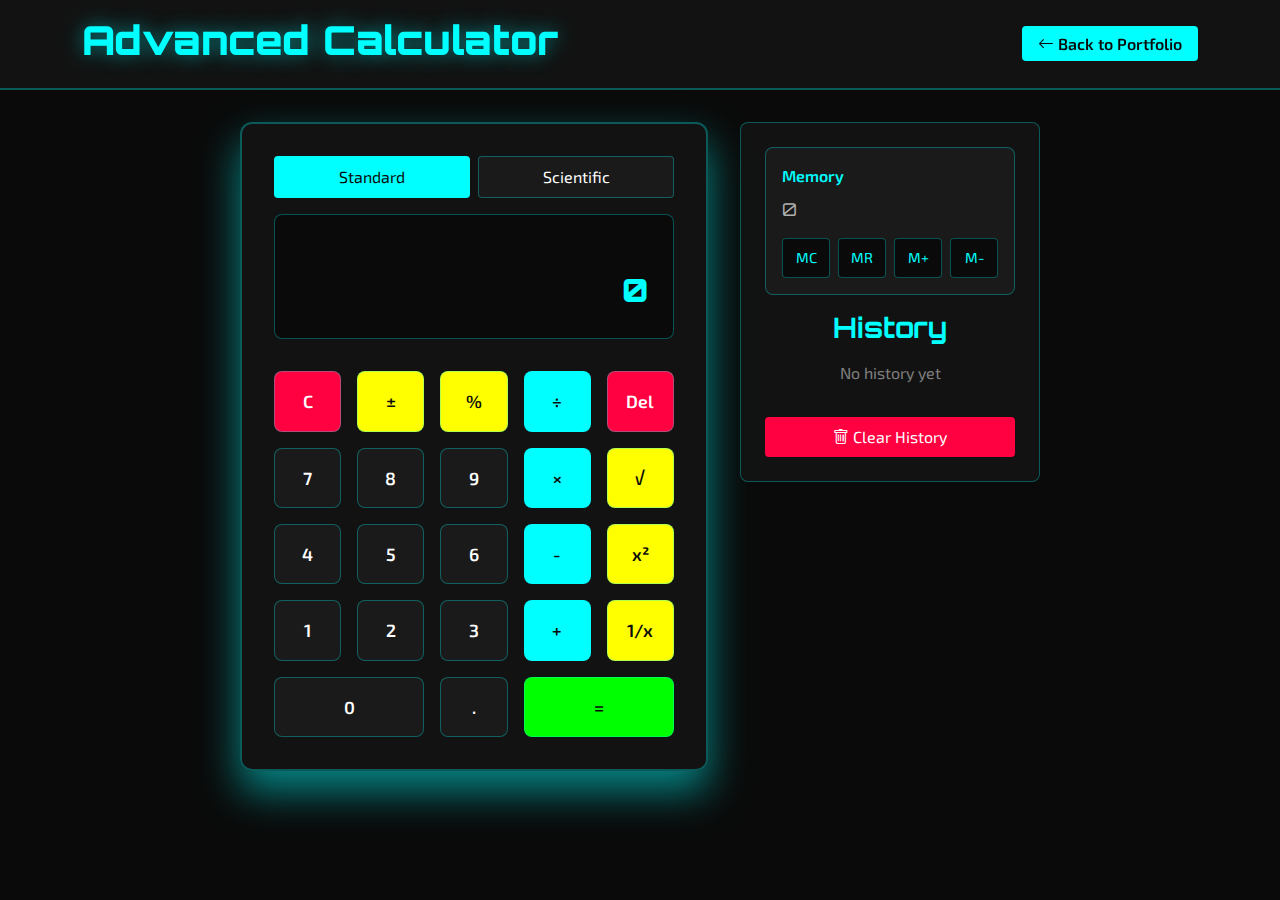
<file: projects/calculator.html>
<!DOCTYPE html>
<html lang="en">
<head>
    <meta charset="UTF-8">
    <meta name="viewport" content="width=device-width, initial-scale=1.0">
    <title>Advanced Calculator - Muhammad Haris Iqbal</title>
    <link href="https://cdn.jsdelivr.net/npm/bootstrap@5.3.0/dist/css/bootstrap.min.css" rel="stylesheet">
    <link href="https://cdn.jsdelivr.net/npm/bootstrap-icons@1.10.0/font/bootstrap-icons.css" rel="stylesheet">
    <link href="https://fonts.googleapis.com/css2?family=Orbitron:wght@400;700;900&family=Exo+2:wght@300;400;600;700&display=swap" rel="stylesheet">
    <style>
        :root {
            --primary-color: #00ffff;
            --secondary-color: #ff00ff;
            --accent-color: #00ff00;
            --warning-color: #ffff00;
            --danger-color: #ff0040;
            --text-primary: #ffffff;
            --text-secondary: #b0b0b0;
            --text-muted: #808080;
            --bg-primary: #0a0a0a;
            --bg-secondary: #1a1a1a;
            --card-bg: rgba(20, 20, 20, 0.8);
            --border-color: rgba(0, 255, 255, 0.3);
            --glow-color: rgba(0, 255, 255, 0.5);
        }

        * {
            margin: 0;
            padding: 0;
            box-sizing: border-box;
        }

        body {
            font-family: 'Exo 2', sans-serif;
            background: var(--bg-primary);
            color: var(--text-primary);
            overflow-x: hidden;
        }

        .calc-header {
            background: var(--card-bg);
            border-bottom: 2px solid var(--border-color);
            padding: 1rem 0;
            backdrop-filter: blur(10px);
        }

        .calc-title {
            font-family: 'Orbitron', monospace;
            font-weight: 900;
            color: var(--primary-color);
            text-shadow: 0 0 20px var(--glow-color);
        }

        .back-btn {
            background: var(--primary-color);
            color: var(--bg-primary);
            border: none;
            padding: 0.5rem 1rem;
            border-radius: 4px;
            text-decoration: none;
            font-weight: 600;
            transition: all 0.3s ease;
        }

        .back-btn:hover {
            background: var(--secondary-color);
            box-shadow: 0 0 20px var(--glow-color);
        }

        .calculator-container {
            max-width: 800px;
            margin: 2rem auto;
            display: grid;
            grid-template-columns: 1fr 300px;
            gap: 2rem;
        }

        .calculator {
            background: var(--card-bg);
            border: 2px solid var(--border-color);
            border-radius: 12px;
            padding: 2rem;
            box-shadow: 0 20px 40px var(--glow-color);
        }

        .display {
            background: var(--bg-primary);
            border: 1px solid var(--border-color);
            border-radius: 8px;
            padding: 1.5rem;
            margin-bottom: 2rem;
            min-height: 120px;
            display: flex;
            flex-direction: column;
            justify-content: flex-end;
        }

        .display-history {
            color: var(--text-muted);
            font-size: 0.9rem;
            margin-bottom: 0.5rem;
            min-height: 1.2rem;
        }

        .display-current {
            color: var(--primary-color);
            font-size: 2rem;
            font-weight: 900;
            font-family: 'Orbitron', monospace;
            text-align: right;
            word-break: break-all;
        }

        .buttons {
            display: grid;
            grid-template-columns: repeat(5, 1fr);
            gap: 1rem;
        }

        .btn-calc {
            background: var(--bg-secondary);
            border: 1px solid var(--border-color);
            color: var(--text-primary);
            padding: 1rem;
            border-radius: 8px;
            font-size: 1.1rem;
            font-weight: 600;
            cursor: pointer;
            transition: all 0.3s ease;
            display: flex;
            align-items: center;
            justify-content: center;
            min-height: 60px;
        }

        .btn-calc:hover {
            border-color: var(--primary-color);
            box-shadow: 0 0 20px var(--glow-color);
            transform: translateY(-2px);
        }

        .btn-calc:active {
            transform: translateY(0);
        }

        .btn-calc.number {
            background: var(--bg-secondary);
            color: var(--text-primary);
        }

        .btn-calc.operator {
            background: var(--primary-color);
            color: var(--bg-primary);
        }

        .btn-calc.operator:hover {
            background: var(--secondary-color);
        }

        .btn-calc.function {
            background: var(--warning-color);
            color: var(--bg-primary);
        }

        .btn-calc.function:hover {
            background: var(--accent-color);
        }

        .btn-calc.clear {
            background: var(--danger-color);
            color: var(--text-primary);
        }

        .btn-calc.clear:hover {
            background: var(--secondary-color);
        }

        .btn-calc.equals {
            background: var(--accent-color);
            color: var(--bg-primary);
            grid-column: span 2;
        }

        .btn-calc.equals:hover {
            background: var(--primary-color);
        }

        .btn-calc.zero {
            grid-column: span 2;
        }

        .history-panel {
            background: var(--card-bg);
            border: 1px solid var(--border-color);
            border-radius: 8px;
            padding: 1.5rem;
            height: fit-content;
        }

        .history-title {
            font-family: 'Orbitron', monospace;
            font-weight: 700;
            color: var(--primary-color);
            margin-bottom: 1rem;
            text-align: center;
        }

        .history-item {
            background: var(--bg-secondary);
            border: 1px solid var(--border-color);
            border-radius: 4px;
            padding: 0.75rem;
            margin-bottom: 0.5rem;
            cursor: pointer;
            transition: all 0.3s ease;
        }

        .history-item:hover {
            border-color: var(--primary-color);
            background: rgba(0, 255, 255, 0.1);
        }

        .history-expression {
            color: var(--text-secondary);
            font-size: 0.9rem;
            margin-bottom: 0.25rem;
        }

        .history-result {
            color: var(--primary-color);
            font-weight: 600;
            font-family: 'Orbitron', monospace;
        }

        .clear-history {
            background: var(--danger-color);
            color: var(--text-primary);
            border: none;
            padding: 0.5rem 1rem;
            border-radius: 4px;
            cursor: pointer;
            width: 100%;
            margin-top: 1rem;
            transition: all 0.3s ease;
        }

        .clear-history:hover {
            background: var(--secondary-color);
        }

        .mode-toggle {
            display: flex;
            gap: 0.5rem;
            margin-bottom: 1rem;
        }

        .mode-btn {
            background: var(--bg-secondary);
            border: 1px solid var(--border-color);
            color: var(--text-primary);
            padding: 0.5rem 1rem;
            border-radius: 4px;
            cursor: pointer;
            transition: all 0.3s ease;
            flex: 1;
            text-align: center;
        }

        .mode-btn.active {
            background: var(--primary-color);
            color: var(--bg-primary);
        }

        .mode-btn:hover {
            border-color: var(--primary-color);
        }

        .error {
            color: var(--danger-color);
            animation: shake 0.5s ease;
        }

        @keyframes shake {
            0%, 100% { transform: translateX(0); }
            25% { transform: translateX(-5px); }
            75% { transform: translateX(5px); }
        }

        .memory-panel {
            background: var(--bg-secondary);
            border: 1px solid var(--border-color);
            border-radius: 8px;
            padding: 1rem;
            margin-bottom: 1rem;
        }

        .memory-title {
            color: var(--primary-color);
            font-weight: 600;
            margin-bottom: 0.5rem;
        }

        .memory-value {
            color: var(--text-secondary);
            font-family: 'Orbitron', monospace;
            font-size: 1.1rem;
        }

        .memory-buttons {
            display: grid;
            grid-template-columns: repeat(4, 1fr);
            gap: 0.5rem;
            margin-top: 1rem;
        }

        .memory-btn {
            background: var(--bg-primary);
            border: 1px solid var(--border-color);
            color: var(--primary-color);
            padding: 0.5rem;
            border-radius: 4px;
            cursor: pointer;
            transition: all 0.3s ease;
            font-size: 0.9rem;
        }

        .memory-btn:hover {
            background: var(--primary-color);
            color: var(--bg-primary);
        }

        @media (max-width: 768px) {
            .calculator-container {
                grid-template-columns: 1fr;
                margin: 1rem;
            }
            
            .buttons {
                grid-template-columns: repeat(4, 1fr);
            }
            
            .display-current {
                font-size: 1.5rem;
            }
        }
    </style>
</head>
<body>
    <div class="calc-header">
        <div class="container">
            <div class="row align-items-center">
                <div class="col-md-6">
                    <h1 class="calc-title">Advanced Calculator</h1>
                </div>
                <div class="col-md-6 text-end">
                    <a href="../index.html" class="back-btn">
                        <i class="bi bi-arrow-left"></i> Back to Portfolio
                    </a>
                </div>
            </div>
        </div>
    </div>

    <div class="container">
        <div class="calculator-container">
            <div class="calculator">
                <div class="mode-toggle">
                    <button class="mode-btn active" onclick="setMode('standard')">Standard</button>
                    <button class="mode-btn" onclick="setMode('scientific')">Scientific</button>
                </div>

                <div class="display">
                    <div class="display-history" id="displayHistory"></div>
                    <div class="display-current" id="displayCurrent">0</div>
                </div>

                <div class="buttons" id="buttons">
                    <!-- Buttons will be populated by JavaScript -->
                </div>
            </div>

            <div class="history-panel">
                <div class="memory-panel">
                    <div class="memory-title">Memory</div>
                    <div class="memory-value" id="memoryValue">0</div>
                    <div class="memory-buttons">
                        <button class="memory-btn" onclick="memoryOperation('clear')">MC</button>
                        <button class="memory-btn" onclick="memoryOperation('recall')">MR</button>
                        <button class="memory-btn" onclick="memoryOperation('add')">M+</button>
                        <button class="memory-btn" onclick="memoryOperation('subtract')">M-</button>
                    </div>
                </div>

                <h3 class="history-title">History</h3>
                <div id="historyList">
                    <!-- History items will be populated by JavaScript -->
                </div>
                <button class="clear-history" onclick="clearHistory()">
                    <i class="bi bi-trash"></i> Clear History
                </button>
            </div>
        </div>
    </div>

    <script>
        let currentMode = 'standard';
        let currentInput = '0';
        let previousInput = '';
        let operator = '';
        let history = [];
        let memory = 0;
        let justCalculated = false;

        const standardButtons = [
            { text: 'C', class: 'clear', action: 'clear' },
            { text: '±', class: 'function', action: 'negate' },
            { text: '%', class: 'function', action: 'percent' },
            { text: '÷', class: 'operator', action: 'divide' },
            { text: 'Del', class: 'clear', action: 'delete' },
            
            { text: '7', class: 'number', action: 'number' },
            { text: '8', class: 'number', action: 'number' },
            { text: '9', class: 'number', action: 'number' },
            { text: '×', class: 'operator', action: 'multiply' },
            { text: '√', class: 'function', action: 'sqrt' },
            
            { text: '4', class: 'number', action: 'number' },
            { text: '5', class: 'number', action: 'number' },
            { text: '6', class: 'number', action: 'number' },
            { text: '-', class: 'operator', action: 'subtract' },
            { text: 'x²', class: 'function', action: 'square' },
            
            { text: '1', class: 'number', action: 'number' },
            { text: '2', class: 'number', action: 'number' },
            { text: '3', class: 'number', action: 'number' },
            { text: '+', class: 'operator', action: 'add' },
            { text: '1/x', class: 'function', action: 'reciprocal' },
            
            { text: '0', class: 'number zero', action: 'number' },
            { text: '.', class: 'number', action: 'decimal' },
            { text: '=', class: 'equals', action: 'equals' }
        ];

        const scientificButtons = [
            { text: 'C', class: 'clear', action: 'clear' },
            { text: '±', class: 'function', action: 'negate' },
            { text: '%', class: 'function', action: 'percent' },
            { text: '÷', class: 'operator', action: 'divide' },
            { text: 'Del', class: 'clear', action: 'delete' },
            
            { text: 'sin', class: 'function', action: 'sin' },
            { text: 'cos', class: 'function', action: 'cos' },
            { text: 'tan', class: 'function', action: 'tan' },
            { text: 'ln', class: 'function', action: 'ln' },
            { text: 'log', class: 'function', action: 'log' },
            
            { text: '7', class: 'number', action: 'number' },
            { text: '8', class: 'number', action: 'number' },
            { text: '9', class: 'number', action: 'number' },
            { text: '×', class: 'operator', action: 'multiply' },
            { text: '√', class: 'function', action: 'sqrt' },
            
            { text: '4', class: 'number', action: 'number' },
            { text: '5', class: 'number', action: 'number' },
            { text: '6', class: 'number', action: 'number' },
            { text: '-', class: 'operator', action: 'subtract' },
            { text: 'x²', class: 'function', action: 'square' },
            
            { text: '1', class: 'number', action: 'number' },
            { text: '2', class: 'number', action: 'number' },
            { text: '3', class: 'number', action: 'number' },
            { text: '+', class: 'operator', action: 'add' },
            { text: 'xʸ', class: 'function', action: 'power' },
            
            { text: '0', class: 'number zero', action: 'number' },
            { text: '.', class: 'number', action: 'decimal' },
            { text: 'π', class: 'function', action: 'pi' },
            { text: 'e', class: 'function', action: 'e' },
            { text: '=', class: 'equals', action: 'equals' }
        ];

        // Set calculator mode
        function setMode(mode) {
            currentMode = mode;
            document.querySelectorAll('.mode-btn').forEach(btn => btn.classList.remove('active'));
            event.target.classList.add('active');
            renderButtons();
        }

        // Render buttons based on current mode
        function renderButtons() {
            const buttonsContainer = document.getElementById('buttons');
            const buttons = currentMode === 'standard' ? standardButtons : scientificButtons;
            
            buttonsContainer.innerHTML = buttons.map(button => `
                <button class="btn-calc ${button.class}" onclick="handleInput('${button.action}', '${button.text}')">
                    ${button.text}
                </button>
            `).join('');
        }

        // Handle input
        function handleInput(action, value) {
            switch (action) {
                case 'number':
                    inputNumber(value);
                    break;
                case 'decimal':
                    inputDecimal();
                    break;
                case 'add':
                case 'subtract':
                case 'multiply':
                case 'divide':
                    inputOperator(action);
                    break;
                case 'equals':
                    calculate();
                    break;
                case 'clear':
                    clear();
                    break;
                case 'delete':
                    deleteLastChar();
                    break;
                case 'negate':
                    negate();
                    break;
                case 'percent':
                    percent();
                    break;
                case 'sqrt':
                    sqrt();
                    break;
                case 'square':
                    square();
                    break;
                case 'reciprocal':
                    reciprocal();
                    break;
                case 'sin':
                    trigFunction('sin');
                    break;
                case 'cos':
                    trigFunction('cos');
                    break;
                case 'tan':
                    trigFunction('tan');
                    break;
                case 'ln':
                    logarithm('ln');
                    break;
                case 'log':
                    logarithm('log');
                    break;
                case 'pi':
                    inputConstant(Math.PI);
                    break;
                case 'e':
                    inputConstant(Math.E);
                    break;
                case 'power':
                    inputOperator('power');
                    break;
            }
            updateDisplay();
        }

        // Input number
        function inputNumber(num) {
            if (currentInput === '0' || justCalculated) {
                currentInput = num;
                justCalculated = false;
            } else {
                currentInput += num;
            }
        }

        // Input decimal
        function inputDecimal() {
            if (justCalculated) {
                currentInput = '0.';
                justCalculated = false;
            } else if (!currentInput.includes('.')) {
                currentInput += '.';
            }
        }

        // Input operator
        function inputOperator(op) {
            if (operator && !justCalculated) {
                calculate();
            }
            operator = op;
            previousInput = currentInput;
            justCalculated = true;
        }

        // Calculate
        function calculate() {
            if (!operator || !previousInput) return;
            
            const prev = parseFloat(previousInput);
            const current = parseFloat(currentInput);
            let result;
            
            try {
                switch (operator) {
                    case 'add':
                        result = prev + current;
                        break;
                    case 'subtract':
                        result = prev - current;
                        break;
                    case 'multiply':
                        result = prev * current;
                        break;
                    case 'divide':
                        if (current === 0) throw new Error('Division by zero');
                        result = prev / current;
                        break;
                    case 'power':
                        result = Math.pow(prev, current);
                        break;
                    default:
                        return;
                }
                
                const expression = `${previousInput} ${getOperatorSymbol(operator)} ${currentInput}`;
                addToHistory(expression, result);
                
                currentInput = result.toString();
                operator = '';
                previousInput = '';
                justCalculated = true;
                
            } catch (error) {
                showError(error.message);
            }
        }

        // Get operator symbol
        function getOperatorSymbol(op) {
            const symbols = {
                'add': '+',
                'subtract': '-',
                'multiply': '×',
                'divide': '÷',
                'power': '^'
            };
            return symbols[op] || op;
        }

        // Clear
        function clear() {
            currentInput = '0';
            previousInput = '';
            operator = '';
            justCalculated = false;
            clearError();
        }

        // Delete last character
        function deleteLastChar() {
            if (currentInput.length > 1) {
                currentInput = currentInput.slice(0, -1);
            } else {
                currentInput = '0';
            }
        }

        // Negate
        function negate() {
            currentInput = (parseFloat(currentInput) * -1).toString();
        }

        // Percent
        function percent() {
            currentInput = (parseFloat(currentInput) / 100).toString();
        }

        // Square root
        function sqrt() {
            try {
                const value = parseFloat(currentInput);
                if (value < 0) throw new Error('Invalid input');
                const result = Math.sqrt(value);
                addToHistory(`√${currentInput}`, result);
                currentInput = result.toString();
                justCalculated = true;
            } catch (error) {
                showError(error.message);
            }
        }

        // Square
        function square() {
            const value = parseFloat(currentInput);
            const result = Math.pow(value, 2);
            addToHistory(`${currentInput}²`, result);
            currentInput = result.toString();
            justCalculated = true;
        }

        // Reciprocal
        function reciprocal() {
            try {
                const value = parseFloat(currentInput);
                if (value === 0) throw new Error('Division by zero');
                const result = 1 / value;
                addToHistory(`1/${currentInput}`, result);
                currentInput = result.toString();
                justCalculated = true;
            } catch (error) {
                showError(error.message);
            }
        }

        // Trigonometric functions
        function trigFunction(func) {
            try {
                const value = parseFloat(currentInput);
                const radians = value * (Math.PI / 180); // Convert to radians
                let result;
                
                switch (func) {
                    case 'sin':
                        result = Math.sin(radians);
                        break;
                    case 'cos':
                        result = Math.cos(radians);
                        break;
                    case 'tan':
                        result = Math.tan(radians);
                        break;
                }
                
                addToHistory(`${func}(${currentInput})`, result);
                currentInput = result.toString();
                justCalculated = true;
            } catch (error) {
                showError(error.message);
            }
        }

        // Logarithm functions
        function logarithm(func) {
            try {
                const value = parseFloat(currentInput);
                if (value <= 0) throw new Error('Invalid input');
                let result;
                
                switch (func) {
                    case 'ln':
                        result = Math.log(value);
                        break;
                    case 'log':
                        result = Math.log10(value);
                        break;
                }
                
                addToHistory(`${func}(${currentInput})`, result);
                currentInput = result.toString();
                justCalculated = true;
            } catch (error) {
                showError(error.message);
            }
        }

        // Input constant
        function inputConstant(value) {
            currentInput = value.toString();
            justCalculated = true;
        }

        // Memory operations
        function memoryOperation(operation) {
            const currentValue = parseFloat(currentInput);
            
            switch (operation) {
                case 'clear':
                    memory = 0;
                    break;
                case 'recall':
                    currentInput = memory.toString();
                    justCalculated = true;
                    break;
                case 'add':
                    memory += currentValue;
                    break;
                case 'subtract':
                    memory -= currentValue;
                    break;
            }
            
            document.getElementById('memoryValue').textContent = memory.toString();
        }

        // Add to history
        function addToHistory(expression, result) {
            history.unshift({ expression, result });
            if (history.length > 10) {
                history.pop();
            }
            renderHistory();
        }

        // Render history
        function renderHistory() {
            const historyList = document.getElementById('historyList');
            
            if (history.length === 0) {
                historyList.innerHTML = '<p style="text-align: center; color: var(--text-muted);">No history yet</p>';
                return;
            }
            
            historyList.innerHTML = history.map(item => `
                <div class="history-item" onclick="useHistoryResult(${item.result})">
                    <div class="history-expression">${item.expression}</div>
                    <div class="history-result">${item.result}</div>
                </div>
            `).join('');
        }

        // Use history result
        function useHistoryResult(result) {
            currentInput = result.toString();
            justCalculated = true;
            updateDisplay();
        }

        // Clear history
        function clearHistory() {
            history = [];
            renderHistory();
        }

        // Show error
        function showError(message) {
            const displayCurrent = document.getElementById('displayCurrent');
            displayCurrent.textContent = 'Error';
            displayCurrent.classList.add('error');
            
            setTimeout(() => {
                displayCurrent.classList.remove('error');
                clear();
                updateDisplay();
            }, 1500);
        }

        // Clear error
        function clearError() {
            document.getElementById('displayCurrent').classList.remove('error');
        }

        // Update display
        function updateDisplay() {
            const displayCurrent = document.getElementById('displayCurrent');
            const displayHistory = document.getElementById('displayHistory');
            
            displayCurrent.textContent = currentInput;
            
            if (operator && previousInput) {
                displayHistory.textContent = `${previousInput} ${getOperatorSymbol(operator)}`;
            } else {
                displayHistory.textContent = '';
            }
        }

        // Keyboard support
        document.addEventListener('keydown', function(e) {
            const key = e.key;
            
            if (key >= '0' && key <= '9') {
                handleInput('number', key);
            } else if (key === '.') {
                handleInput('decimal', '.');
            } else if (key === '+') {
                handleInput('add', '+');
            } else if (key === '-') {
                handleInput('subtract', '-');
            } else if (key === '*') {
                handleInput('multiply', '×');
            } else if (key === '/') {
                e.preventDefault();
                handleInput('divide', '÷');
            } else if (key === 'Enter' || key === '=') {
                e.preventDefault();
                handleInput('equals', '=');
            } else if (key === 'Escape' || key === 'c' || key === 'C') {
                handleInput('clear', 'C');
            } else if (key === 'Backspace') {
                handleInput('delete', 'Del');
            } else if (key === '%') {
                handleInput('percent', '%');
            }
        });

        // Initialize calculator
        document.addEventListener('DOMContentLoaded', function() {
            renderButtons();
            updateDisplay();
            renderHistory();
        });
    </script>
</body>
</html>
</file>
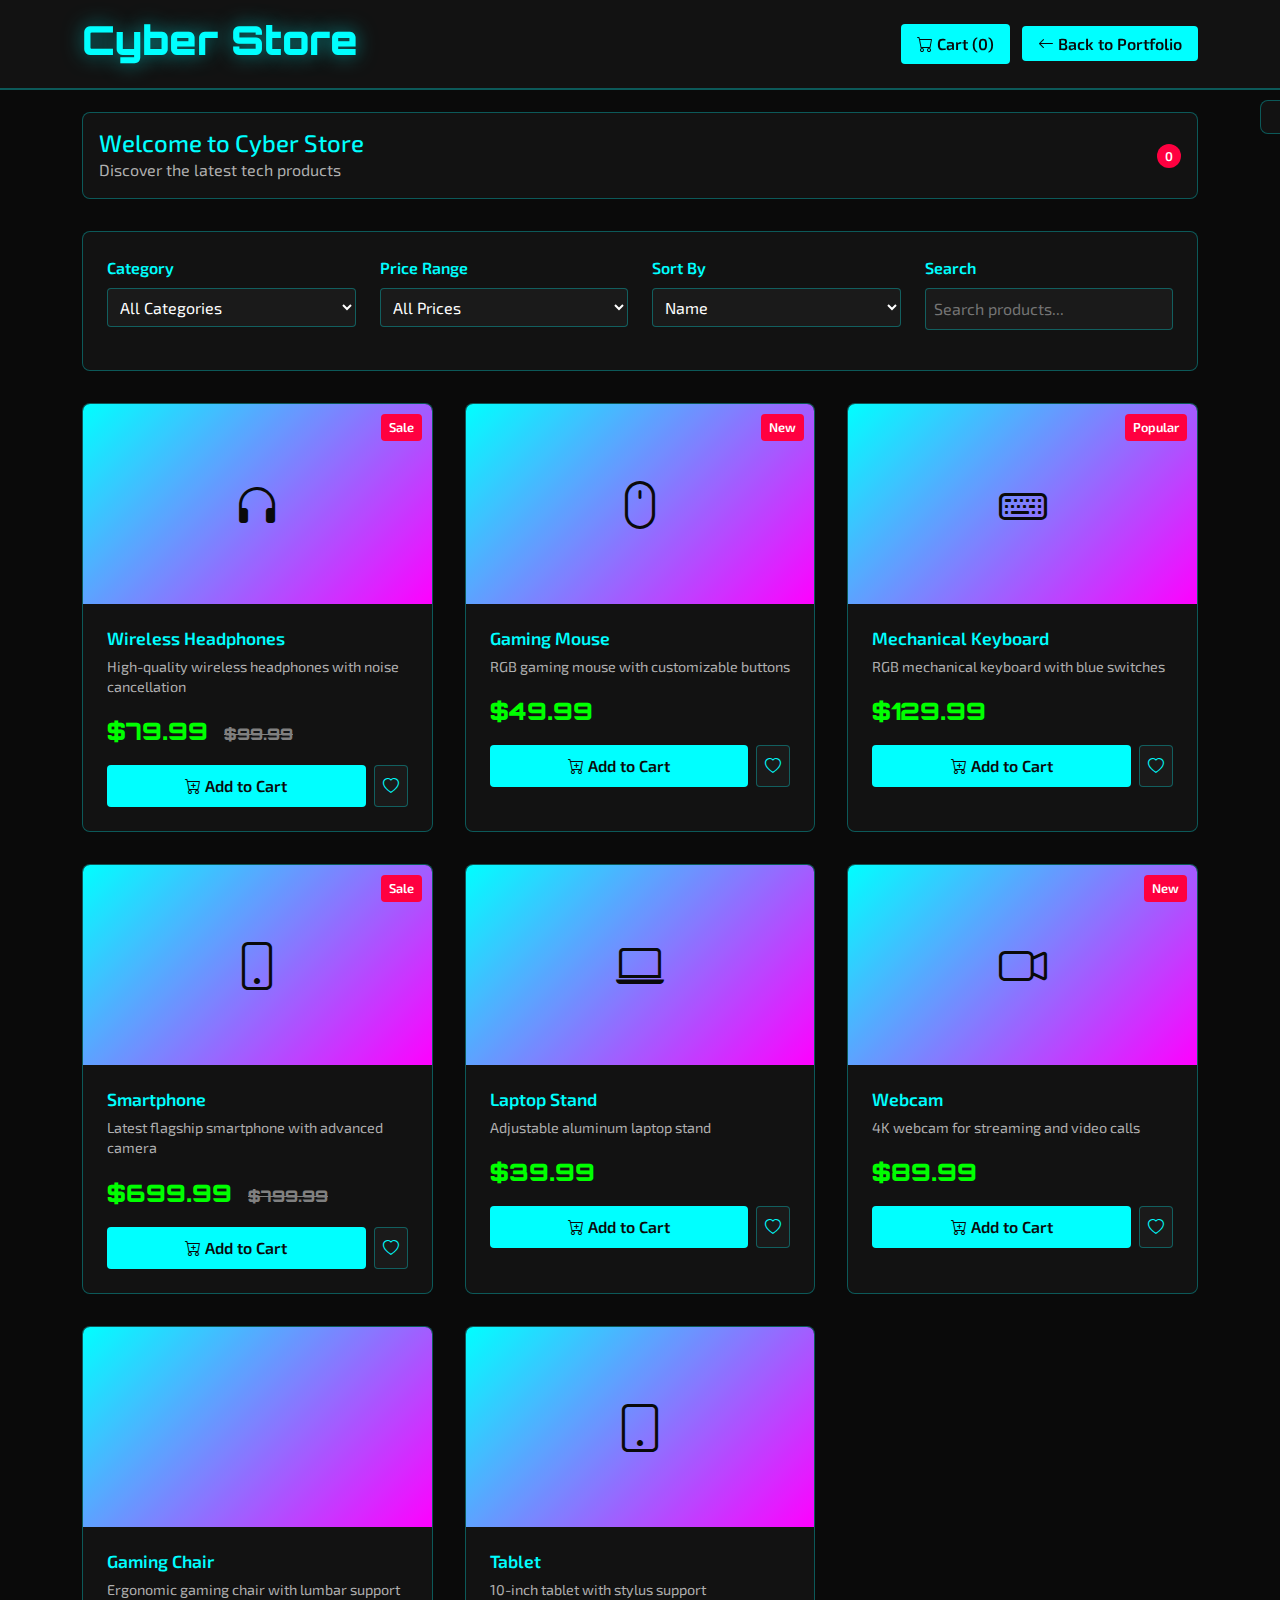
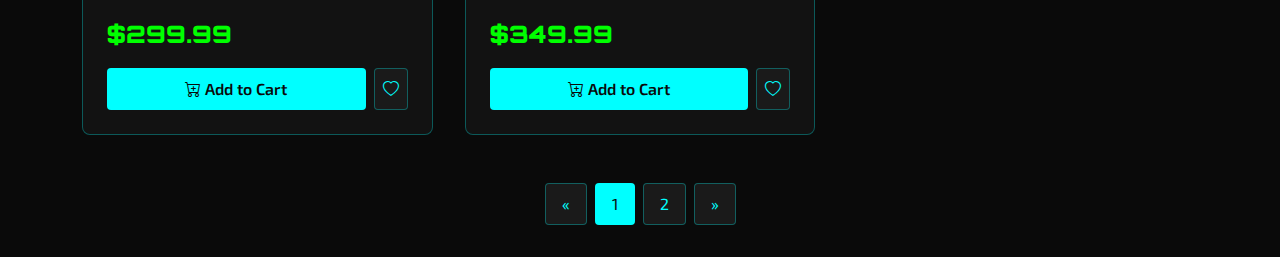
<file: projects/ecommerce.html>
<!DOCTYPE html>
<html lang="en">
<head>
    <meta charset="UTF-8">
    <meta name="viewport" content="width=device-width, initial-scale=1.0">
    <title>E-commerce Store - Muhammad Haris Iqbal</title>
    <link href="https://cdn.jsdelivr.net/npm/bootstrap@5.3.0/dist/css/bootstrap.min.css" rel="stylesheet">
    <link href="https://cdn.jsdelivr.net/npm/bootstrap-icons@1.10.0/font/bootstrap-icons.css" rel="stylesheet">
    <link href="https://fonts.googleapis.com/css2?family=Orbitron:wght@400;700;900&family=Exo+2:wght@300;400;600;700&display=swap" rel="stylesheet">
    <style>
        :root {
            --primary-color: #00ffff;
            --secondary-color: #ff00ff;
            --accent-color: #00ff00;
            --warning-color: #ffff00;
            --danger-color: #ff0040;
            --text-primary: #ffffff;
            --text-secondary: #b0b0b0;
            --text-muted: #808080;
            --bg-primary: #0a0a0a;
            --bg-secondary: #1a1a1a;
            --card-bg: rgba(20, 20, 20, 0.8);
            --border-color: rgba(0, 255, 255, 0.3);
            --glow-color: rgba(0, 255, 255, 0.5);
        }

        * {
            margin: 0;
            padding: 0;
            box-sizing: border-box;
        }

        body {
            font-family: 'Exo 2', sans-serif;
            background: var(--bg-primary);
            color: var(--text-primary);
            overflow-x: hidden;
        }

        .store-header {
            background: var(--card-bg);
            border-bottom: 2px solid var(--border-color);
            padding: 1rem 0;
            position: fixed;
            top: 0;
            left: 0;
            right: 0;
            z-index: 1000;
            backdrop-filter: blur(10px);
        }

        .store-title {
            font-family: 'Orbitron', monospace;
            font-weight: 900;
            color: var(--primary-color);
            text-shadow: 0 0 20px var(--glow-color);
        }

        .back-btn {
            background: var(--primary-color);
            color: var(--bg-primary);
            border: none;
            padding: 0.5rem 1rem;
            border-radius: 4px;
            text-decoration: none;
            font-weight: 600;
            transition: all 0.3s ease;
        }

        .back-btn:hover {
            background: var(--secondary-color);
            box-shadow: 0 0 20px var(--glow-color);
        }

        .main-content {
            margin-top: 80px;
            padding: 2rem 0;
        }

        .cart-info {
            background: var(--card-bg);
            border: 1px solid var(--border-color);
            border-radius: 8px;
            padding: 1rem;
            margin-bottom: 2rem;
            display: flex;
            justify-content: space-between;
            align-items: center;
        }

        .cart-badge {
            background: var(--danger-color);
            color: var(--text-primary);
            border-radius: 50%;
            padding: 0.25rem 0.5rem;
            font-size: 0.8rem;
            font-weight: 600;
        }

        .filters {
            background: var(--card-bg);
            border: 1px solid var(--border-color);
            border-radius: 8px;
            padding: 1.5rem;
            margin-bottom: 2rem;
        }

        .filter-group {
            margin-bottom: 1rem;
        }

        .filter-label {
            color: var(--primary-color);
            font-weight: 600;
            margin-bottom: 0.5rem;
            display: block;
        }

        .filter-select, .filter-input {
            background: var(--bg-secondary);
            border: 1px solid var(--border-color);
            color: var(--text-primary);
            border-radius: 4px;
            padding: 0.5rem;
            width: 100%;
        }

        .filter-select:focus, .filter-input:focus {
            border-color: var(--primary-color);
            outline: none;
        }

        .products-grid {
            display: grid;
            grid-template-columns: repeat(auto-fill, minmax(280px, 1fr));
            gap: 2rem;
            margin-bottom: 3rem;
        }

        .product-card {
            background: var(--card-bg);
            border: 1px solid var(--border-color);
            border-radius: 8px;
            overflow: hidden;
            transition: all 0.3s ease;
        }

        .product-card:hover {
            border-color: var(--primary-color);
            box-shadow: 0 10px 30px var(--glow-color);
            transform: translateY(-5px);
        }

        .product-image {
            height: 200px;
            background: linear-gradient(135deg, var(--primary-color), var(--secondary-color));
            display: flex;
            align-items: center;
            justify-content: center;
            position: relative;
        }

        .product-image i {
            font-size: 3rem;
            color: var(--bg-primary);
        }

        .product-badge {
            position: absolute;
            top: 10px;
            right: 10px;
            background: var(--danger-color);
            color: var(--text-primary);
            padding: 0.25rem 0.5rem;
            border-radius: 4px;
            font-size: 0.8rem;
            font-weight: 600;
        }

        .product-content {
            padding: 1.5rem;
        }

        .product-title {
            color: var(--primary-color);
            font-weight: 600;
            margin-bottom: 0.5rem;
            font-size: 1.1rem;
        }

        .product-description {
            color: var(--text-secondary);
            margin-bottom: 1rem;
            font-size: 0.9rem;
            line-height: 1.4;
        }

        .product-price {
            font-size: 1.5rem;
            font-weight: 900;
            color: var(--accent-color);
            margin-bottom: 1rem;
            font-family: 'Orbitron', monospace;
        }

        .product-price .old-price {
            text-decoration: line-through;
            color: var(--text-muted);
            font-size: 1rem;
            margin-left: 0.5rem;
        }

        .product-actions {
            display: flex;
            gap: 0.5rem;
        }

        .add-to-cart-btn {
            background: var(--primary-color);
            color: var(--bg-primary);
            border: none;
            padding: 0.5rem 1rem;
            border-radius: 4px;
            font-weight: 600;
            cursor: pointer;
            transition: all 0.3s ease;
            flex: 1;
        }

        .add-to-cart-btn:hover {
            background: var(--secondary-color);
            transform: translateY(-2px);
        }

        .wishlist-btn {
            background: var(--bg-secondary);
            color: var(--primary-color);
            border: 1px solid var(--border-color);
            padding: 0.5rem;
            border-radius: 4px;
            cursor: pointer;
            transition: all 0.3s ease;
        }

        .wishlist-btn:hover {
            background: var(--primary-color);
            color: var(--bg-primary);
        }

        .cart-sidebar {
            position: fixed;
            top: 0;
            right: -400px;
            width: 400px;
            height: 100vh;
            background: var(--card-bg);
            border-left: 2px solid var(--border-color);
            transition: right 0.3s ease;
            z-index: 2000;
            overflow-y: auto;
            padding: 1rem;
        }

        .cart-sidebar.open {
            right: 0;
        }

        .cart-header {
            display: flex;
            justify-content: space-between;
            align-items: center;
            margin-bottom: 2rem;
            padding-bottom: 1rem;
            border-bottom: 1px solid var(--border-color);
        }

        .cart-title {
            font-family: 'Orbitron', monospace;
            font-weight: 700;
            color: var(--primary-color);
        }

        .close-cart {
            background: none;
            border: none;
            color: var(--text-secondary);
            font-size: 1.5rem;
            cursor: pointer;
        }

        .close-cart:hover {
            color: var(--primary-color);
        }

        .cart-item {
            display: flex;
            align-items: center;
            padding: 1rem;
            border-bottom: 1px solid var(--border-color);
            margin-bottom: 1rem;
        }

        .cart-item-image {
            width: 60px;
            height: 60px;
            background: linear-gradient(135deg, var(--primary-color), var(--secondary-color));
            border-radius: 4px;
            margin-right: 1rem;
            display: flex;
            align-items: center;
            justify-content: center;
        }

        .cart-item-details {
            flex: 1;
        }

        .cart-item-title {
            color: var(--primary-color);
            font-weight: 600;
            margin-bottom: 0.25rem;
        }

        .cart-item-price {
            color: var(--accent-color);
            font-weight: 600;
        }

        .quantity-controls {
            display: flex;
            align-items: center;
            gap: 0.5rem;
            margin-top: 0.5rem;
        }

        .quantity-btn {
            background: var(--bg-secondary);
            border: 1px solid var(--border-color);
            color: var(--primary-color);
            width: 30px;
            height: 30px;
            border-radius: 4px;
            cursor: pointer;
            display: flex;
            align-items: center;
            justify-content: center;
        }

        .quantity-btn:hover {
            background: var(--primary-color);
            color: var(--bg-primary);
        }

        .cart-total {
            background: var(--bg-secondary);
            border: 1px solid var(--border-color);
            border-radius: 8px;
            padding: 1rem;
            margin-top: 2rem;
        }

        .total-row {
            display: flex;
            justify-content: space-between;
            margin-bottom: 0.5rem;
        }

        .total-row.final {
            border-top: 1px solid var(--border-color);
            padding-top: 0.5rem;
            font-weight: 600;
            color: var(--primary-color);
        }

        .checkout-btn {
            background: var(--accent-color);
            color: var(--bg-primary);
            border: none;
            padding: 1rem;
            border-radius: 4px;
            font-weight: 600;
            cursor: pointer;
            width: 100%;
            margin-top: 1rem;
            transition: all 0.3s ease;
        }

        .checkout-btn:hover {
            background: var(--primary-color);
            transform: translateY(-2px);
        }

        .notification {
            position: fixed;
            top: 100px;
            right: 20px;
            background: var(--card-bg);
            border: 1px solid var(--border-color);
            border-radius: 8px;
            padding: 1rem;
            z-index: 3000;
            transform: translateX(100%);
            transition: transform 0.3s ease;
        }

        .notification.show {
            transform: translateX(0);
        }

        .notification.success {
            border-color: var(--accent-color);
        }

        .pagination {
            display: flex;
            justify-content: center;
            gap: 0.5rem;
            margin-top: 2rem;
        }

        .page-btn {
            background: var(--bg-secondary);
            border: 1px solid var(--border-color);
            color: var(--primary-color);
            padding: 0.5rem 1rem;
            border-radius: 4px;
            cursor: pointer;
            transition: all 0.3s ease;
        }

        .page-btn:hover, .page-btn.active {
            background: var(--primary-color);
            color: var(--bg-primary);
        }

        @media (max-width: 768px) {
            .cart-sidebar {
                width: 100%;
                right: -100%;
            }
            
            .products-grid {
                grid-template-columns: repeat(auto-fill, minmax(250px, 1fr));
            }
        }
    </style>
</head>
<body>
    <div class="store-header">
        <div class="container">
            <div class="row align-items-center">
                <div class="col-md-6">
                    <h1 class="store-title">Cyber Store</h1>
                </div>
                <div class="col-md-6 text-end">
                    <button class="back-btn me-2" onclick="toggleCart()">
                        <i class="bi bi-cart"></i> Cart (<span id="cartCount">0</span>)
                    </button>
                    <a href="../index.html" class="back-btn">
                        <i class="bi bi-arrow-left"></i> Back to Portfolio
                    </a>
                </div>
            </div>
        </div>
    </div>

    <div class="main-content">
        <div class="container">
            <!-- Cart Info -->
            <div class="cart-info">
                <div>
                    <h4 style="color: var(--primary-color); margin: 0;">Welcome to Cyber Store</h4>
                    <p style="color: var(--text-secondary); margin: 0;">Discover the latest tech products</p>
                </div>
                <div>
                    <span class="cart-badge" id="cartBadge">0</span>
                </div>
            </div>

            <!-- Filters -->
            <div class="filters">
                <div class="row">
                    <div class="col-md-3">
                        <div class="filter-group">
                            <label class="filter-label">Category</label>
                            <select class="filter-select" id="categoryFilter">
                                <option value="">All Categories</option>
                                <option value="electronics">Electronics</option>
                                <option value="computers">Computers</option>
                                <option value="accessories">Accessories</option>
                                <option value="gaming">Gaming</option>
                            </select>
                        </div>
                    </div>
                    <div class="col-md-3">
                        <div class="filter-group">
                            <label class="filter-label">Price Range</label>
                            <select class="filter-select" id="priceFilter">
                                <option value="">All Prices</option>
                                <option value="0-50">$0 - $50</option>
                                <option value="50-100">$50 - $100</option>
                                <option value="100-500">$100 - $500</option>
                                <option value="500+">$500+</option>
                            </select>
                        </div>
                    </div>
                    <div class="col-md-3">
                        <div class="filter-group">
                            <label class="filter-label">Sort By</label>
                            <select class="filter-select" id="sortFilter">
                                <option value="name">Name</option>
                                <option value="price-low">Price: Low to High</option>
                                <option value="price-high">Price: High to Low</option>
                                <option value="rating">Rating</option>
                            </select>
                        </div>
                    </div>
                    <div class="col-md-3">
                        <div class="filter-group">
                            <label class="filter-label">Search</label>
                            <input type="text" class="filter-input" id="searchFilter" placeholder="Search products...">
                        </div>
                    </div>
                </div>
            </div>

            <!-- Products Grid -->
            <div class="products-grid" id="productsGrid">
                <!-- Products will be populated by JavaScript -->
            </div>

            <!-- Pagination -->
            <div class="pagination" id="pagination">
                <!-- Pagination buttons will be populated by JavaScript -->
            </div>
        </div>
    </div>

    <!-- Cart Sidebar -->
    <div class="cart-sidebar" id="cartSidebar">
        <div class="cart-header">
            <h3 class="cart-title">Shopping Cart</h3>
            <button class="close-cart" onclick="toggleCart()">
                <i class="bi bi-x"></i>
            </button>
        </div>
        <div id="cartItems">
            <!-- Cart items will be populated by JavaScript -->
        </div>
        <div class="cart-total">
            <div class="total-row">
                <span>Subtotal:</span>
                <span id="subtotal">$0.00</span>
            </div>
            <div class="total-row">
                <span>Shipping:</span>
                <span id="shipping">$9.99</span>
            </div>
            <div class="total-row">
                <span>Tax:</span>
                <span id="tax">$0.00</span>
            </div>
            <div class="total-row final">
                <span>Total:</span>
                <span id="total">$0.00</span>
            </div>
            <button class="checkout-btn" onclick="checkout()">
                <i class="bi bi-credit-card"></i> Proceed to Checkout
            </button>
        </div>
    </div>

    <!-- Notification -->
    <div class="notification" id="notification">
        <span id="notificationText"></span>
    </div>

    <script>
        // Sample product data
        const products = [
            {
                id: 1,
                name: "Wireless Headphones",
                description: "High-quality wireless headphones with noise cancellation",
                price: 79.99,
                oldPrice: 99.99,
                category: "electronics",
                image: "bi-headphones",
                rating: 4.5,
                badge: "Sale"
            },
            {
                id: 2,
                name: "Gaming Mouse",
                description: "RGB gaming mouse with customizable buttons",
                price: 49.99,
                category: "gaming",
                image: "bi-mouse",
                rating: 4.8,
                badge: "New"
            },
            {
                id: 3,
                name: "Mechanical Keyboard",
                description: "RGB mechanical keyboard with blue switches",
                price: 129.99,
                category: "computers",
                image: "bi-keyboard",
                rating: 4.7,
                badge: "Popular"
            },
            {
                id: 4,
                name: "Smartphone",
                description: "Latest flagship smartphone with advanced camera",
                price: 699.99,
                oldPrice: 799.99,
                category: "electronics",
                image: "bi-phone",
                rating: 4.6,
                badge: "Sale"
            },
            {
                id: 5,
                name: "Laptop Stand",
                description: "Adjustable aluminum laptop stand",
                price: 39.99,
                category: "accessories",
                image: "bi-laptop",
                rating: 4.3
            },
            {
                id: 6,
                name: "Webcam",
                description: "4K webcam for streaming and video calls",
                price: 89.99,
                category: "computers",
                image: "bi-camera-video",
                rating: 4.4,
                badge: "New"
            },
            {
                id: 7,
                name: "Gaming Chair",
                description: "Ergonomic gaming chair with lumbar support",
                price: 299.99,
                category: "gaming",
                image: "bi-chair",
                rating: 4.2
            },
            {
                id: 8,
                name: "Tablet",
                description: "10-inch tablet with stylus support",
                price: 349.99,
                category: "electronics",
                image: "bi-tablet",
                rating: 4.5
            },
            {
                id: 9,
                name: "Wireless Charger",
                description: "Fast wireless charging pad",
                price: 24.99,
                category: "accessories",
                image: "bi-lightning-charge",
                rating: 4.1
            },
            {
                id: 10,
                name: "Monitor",
                description: "27-inch 4K gaming monitor",
                price: 449.99,
                category: "computers",
                image: "bi-display",
                rating: 4.7,
                badge: "Popular"
            }
        ];

        let cart = [];
        let currentPage = 1;
        let productsPerPage = 8;
        let filteredProducts = [...products];

        // Initialize store
        function initStore() {
            renderProducts();
            updateCartUI();
            setupFilters();
        }

        // Render products
        function renderProducts() {
            const grid = document.getElementById('productsGrid');
            const startIndex = (currentPage - 1) * productsPerPage;
            const endIndex = startIndex + productsPerPage;
            const productsToShow = filteredProducts.slice(startIndex, endIndex);

            grid.innerHTML = productsToShow.map(product => `
                <div class="product-card">
                    <div class="product-image">
                        <i class="bi ${product.image}"></i>
                        ${product.badge ? `<div class="product-badge">${product.badge}</div>` : ''}
                    </div>
                    <div class="product-content">
                        <h4 class="product-title">${product.name}</h4>
                        <p class="product-description">${product.description}</p>
                        <div class="product-price">
                            $${product.price.toFixed(2)}
                            ${product.oldPrice ? `<span class="old-price">$${product.oldPrice.toFixed(2)}</span>` : ''}
                        </div>
                        <div class="product-actions">
                            <button class="add-to-cart-btn" onclick="addToCart(${product.id})">
                                <i class="bi bi-cart-plus"></i> Add to Cart
                            </button>
                            <button class="wishlist-btn" onclick="addToWishlist(${product.id})">
                                <i class="bi bi-heart"></i>
                            </button>
                        </div>
                    </div>
                </div>
            `).join('');

            renderPagination();
        }

        // Render pagination
        function renderPagination() {
            const pagination = document.getElementById('pagination');
            const totalPages = Math.ceil(filteredProducts.length / productsPerPage);
            
            if (totalPages <= 1) {
                pagination.innerHTML = '';
                return;
            }

            let paginationHTML = '';
            
            // Previous button
            paginationHTML += `<button class="page-btn" onclick="changePage(${currentPage - 1})" ${currentPage === 1 ? 'disabled' : ''}>&laquo;</button>`;
            
            // Page numbers
            for (let i = 1; i <= totalPages; i++) {
                paginationHTML += `<button class="page-btn ${i === currentPage ? 'active' : ''}" onclick="changePage(${i})">${i}</button>`;
            }
            
            // Next button
            paginationHTML += `<button class="page-btn" onclick="changePage(${currentPage + 1})" ${currentPage === totalPages ? 'disabled' : ''}>&raquo;</button>`;
            
            pagination.innerHTML = paginationHTML;
        }

        // Change page
        function changePage(page) {
            const totalPages = Math.ceil(filteredProducts.length / productsPerPage);
            if (page < 1 || page > totalPages) return;
            
            currentPage = page;
            renderProducts();
        }

        // Add to cart
        function addToCart(productId) {
            const product = products.find(p => p.id === productId);
            const existingItem = cart.find(item => item.id === productId);

            if (existingItem) {
                existingItem.quantity += 1;
            } else {
                cart.push({ ...product, quantity: 1 });
            }

            updateCartUI();
            showNotification(`${product.name} added to cart!`, 'success');
        }

        // Remove from cart
        function removeFromCart(productId) {
            cart = cart.filter(item => item.id !== productId);
            updateCartUI();
            renderCartItems();
        }

        // Update quantity
        function updateQuantity(productId, change) {
            const item = cart.find(item => item.id === productId);
            if (item) {
                item.quantity += change;
                if (item.quantity <= 0) {
                    removeFromCart(productId);
                } else {
                    updateCartUI();
                    renderCartItems();
                }
            }
        }

        // Update cart UI
        function updateCartUI() {
            const cartCount = cart.reduce((sum, item) => sum + item.quantity, 0);
            document.getElementById('cartCount').textContent = cartCount;
            document.getElementById('cartBadge').textContent = cartCount;
            
            const subtotal = cart.reduce((sum, item) => sum + (item.price * item.quantity), 0);
            const shipping = subtotal > 0 ? 9.99 : 0;
            const tax = subtotal * 0.08;
            const total = subtotal + shipping + tax;

            document.getElementById('subtotal').textContent = `$${subtotal.toFixed(2)}`;
            document.getElementById('shipping').textContent = `$${shipping.toFixed(2)}`;
            document.getElementById('tax').textContent = `$${tax.toFixed(2)}`;
            document.getElementById('total').textContent = `$${total.toFixed(2)}`;
        }

        // Render cart items
        function renderCartItems() {
            const cartItems = document.getElementById('cartItems');
            
            if (cart.length === 0) {
                cartItems.innerHTML = '<p style="text-align: center; color: var(--text-secondary); padding: 2rem;">Your cart is empty</p>';
                return;
            }

            cartItems.innerHTML = cart.map(item => `
                <div class="cart-item">
                    <div class="cart-item-image">
                        <i class="bi ${item.image}"></i>
                    </div>
                    <div class="cart-item-details">
                        <div class="cart-item-title">${item.name}</div>
                        <div class="cart-item-price">$${item.price.toFixed(2)}</div>
                        <div class="quantity-controls">
                            <button class="quantity-btn" onclick="updateQuantity(${item.id}, -1)">-</button>
                            <span style="margin: 0 1rem; color: var(--primary-color);">${item.quantity}</span>
                            <button class="quantity-btn" onclick="updateQuantity(${item.id}, 1)">+</button>
                            <button class="quantity-btn" onclick="removeFromCart(${item.id})" style="margin-left: 1rem; color: var(--danger-color);">
                                <i class="bi bi-trash"></i>
                            </button>
                        </div>
                    </div>
                </div>
            `).join('');
        }

        // Toggle cart
        function toggleCart() {
            const cartSidebar = document.getElementById('cartSidebar');
            cartSidebar.classList.toggle('open');
            renderCartItems();
        }

        // Setup filters
        function setupFilters() {
            const categoryFilter = document.getElementById('categoryFilter');
            const priceFilter = document.getElementById('priceFilter');
            const sortFilter = document.getElementById('sortFilter');
            const searchFilter = document.getElementById('searchFilter');

            [categoryFilter, priceFilter, sortFilter, searchFilter].forEach(filter => {
                filter.addEventListener('change', applyFilters);
            });

            searchFilter.addEventListener('input', applyFilters);
        }

        // Apply filters
        function applyFilters() {
            const category = document.getElementById('categoryFilter').value;
            const priceRange = document.getElementById('priceFilter').value;
            const sortBy = document.getElementById('sortFilter').value;
            const searchTerm = document.getElementById('searchFilter').value.toLowerCase();

            filteredProducts = products.filter(product => {
                // Category filter
                if (category && product.category !== category) return false;

                // Price filter
                if (priceRange) {
                    const [min, max] = priceRange.split('-').map(v => v === '+' ? Infinity : parseFloat(v));
                    if (product.price < min || product.price > max) return false;
                }

                // Search filter
                if (searchTerm && !product.name.toLowerCase().includes(searchTerm)) return false;

                return true;
            });

            // Sort products
            filteredProducts.sort((a, b) => {
                switch (sortBy) {
                    case 'name':
                        return a.name.localeCompare(b.name);
                    case 'price-low':
                        return a.price - b.price;
                    case 'price-high':
                        return b.price - a.price;
                    case 'rating':
                        return b.rating - a.rating;
                    default:
                        return 0;
                }
            });

            currentPage = 1;
            renderProducts();
        }

        // Add to wishlist
        function addToWishlist(productId) {
            const product = products.find(p => p.id === productId);
            showNotification(`${product.name} added to wishlist!`, 'success');
        }

        // Show notification
        function showNotification(message, type = 'info') {
            const notification = document.getElementById('notification');
            const notificationText = document.getElementById('notificationText');
            
            notificationText.textContent = message;
            notification.className = `notification ${type}`;
            notification.classList.add('show');
            
            setTimeout(() => {
                notification.classList.remove('show');
            }, 3000);
        }

        // Checkout
        function checkout() {
            if (cart.length === 0) {
                showNotification('Your cart is empty!', 'error');
                return;
            }

            // Simulate checkout process
            showNotification('Redirecting to checkout...', 'success');
            
            setTimeout(() => {
                alert('Thank you for your purchase! This is a demo store.');
                cart = [];
                updateCartUI();
                renderCartItems();
                toggleCart();
            }, 1500);
        }

        // Initialize store on page load
        document.addEventListener('DOMContentLoaded', function() {
            initStore();
        });
    </script>
</body>
</html>
</file>
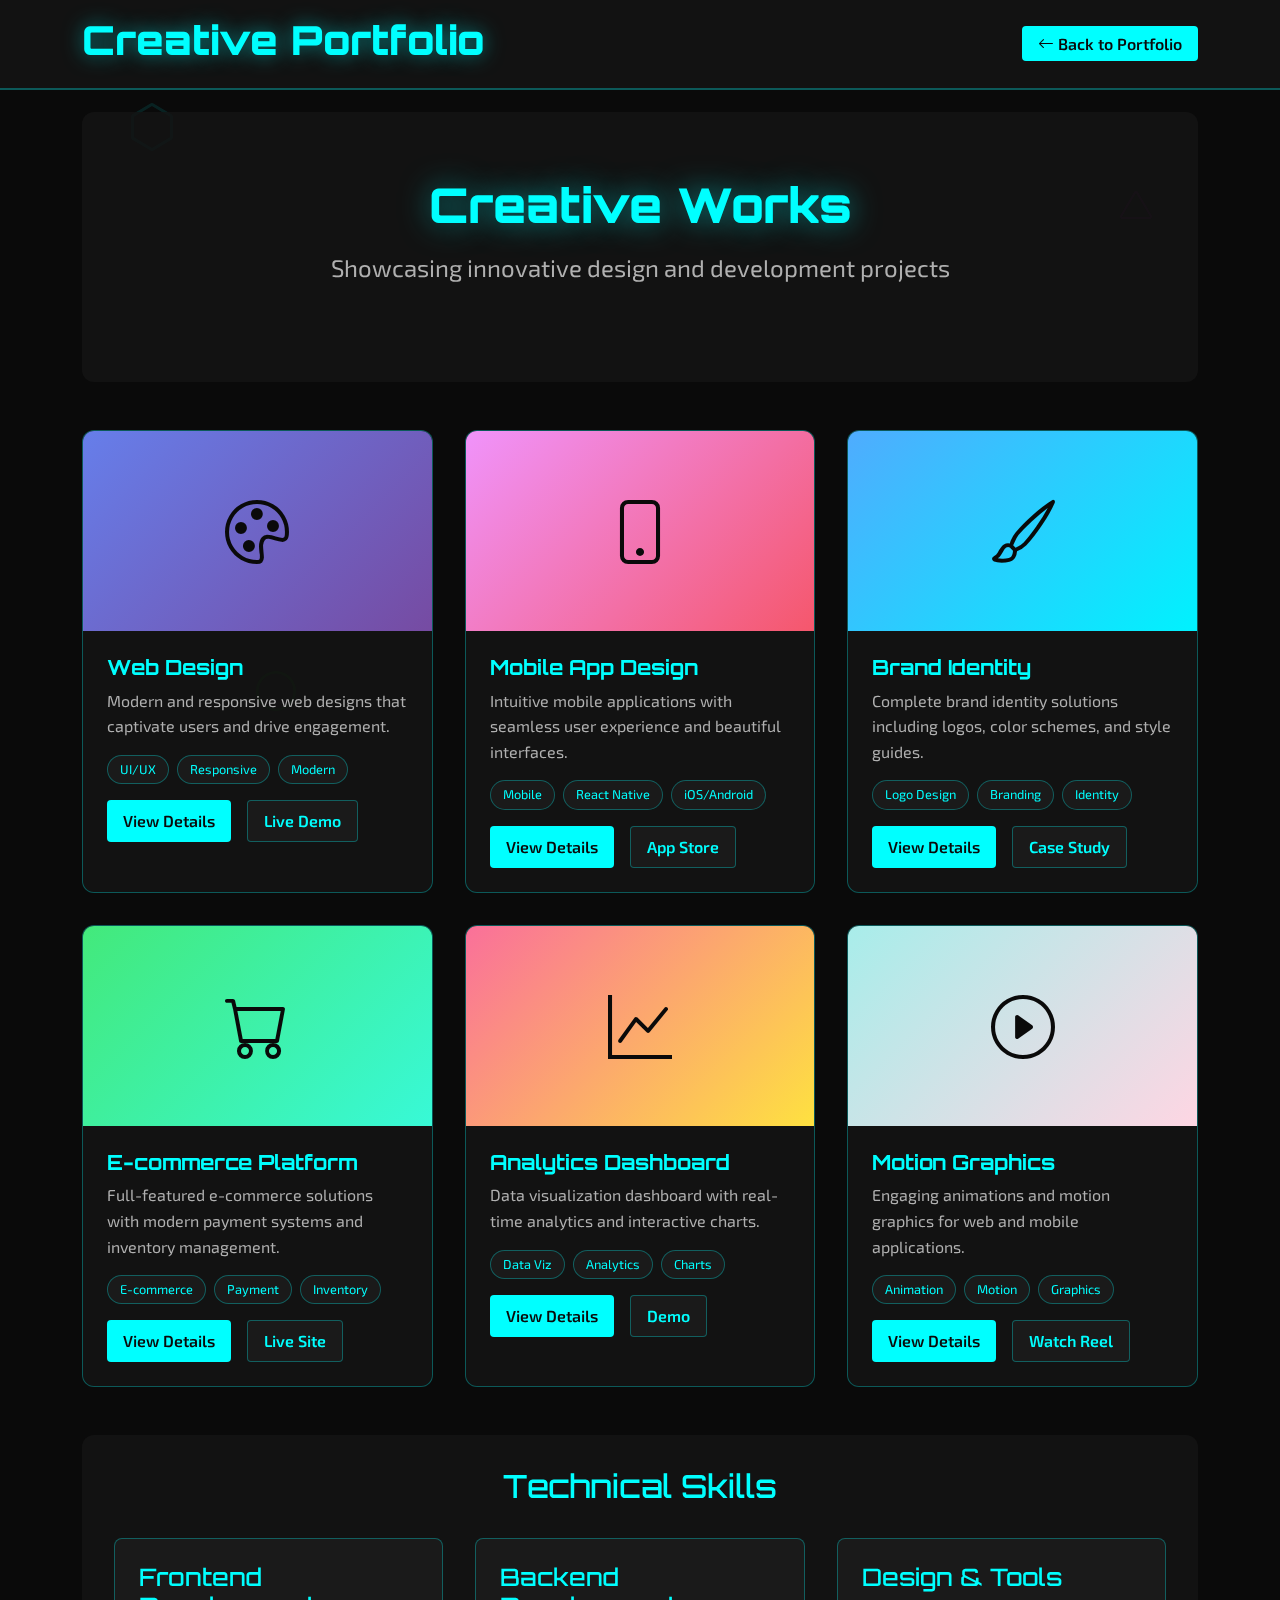
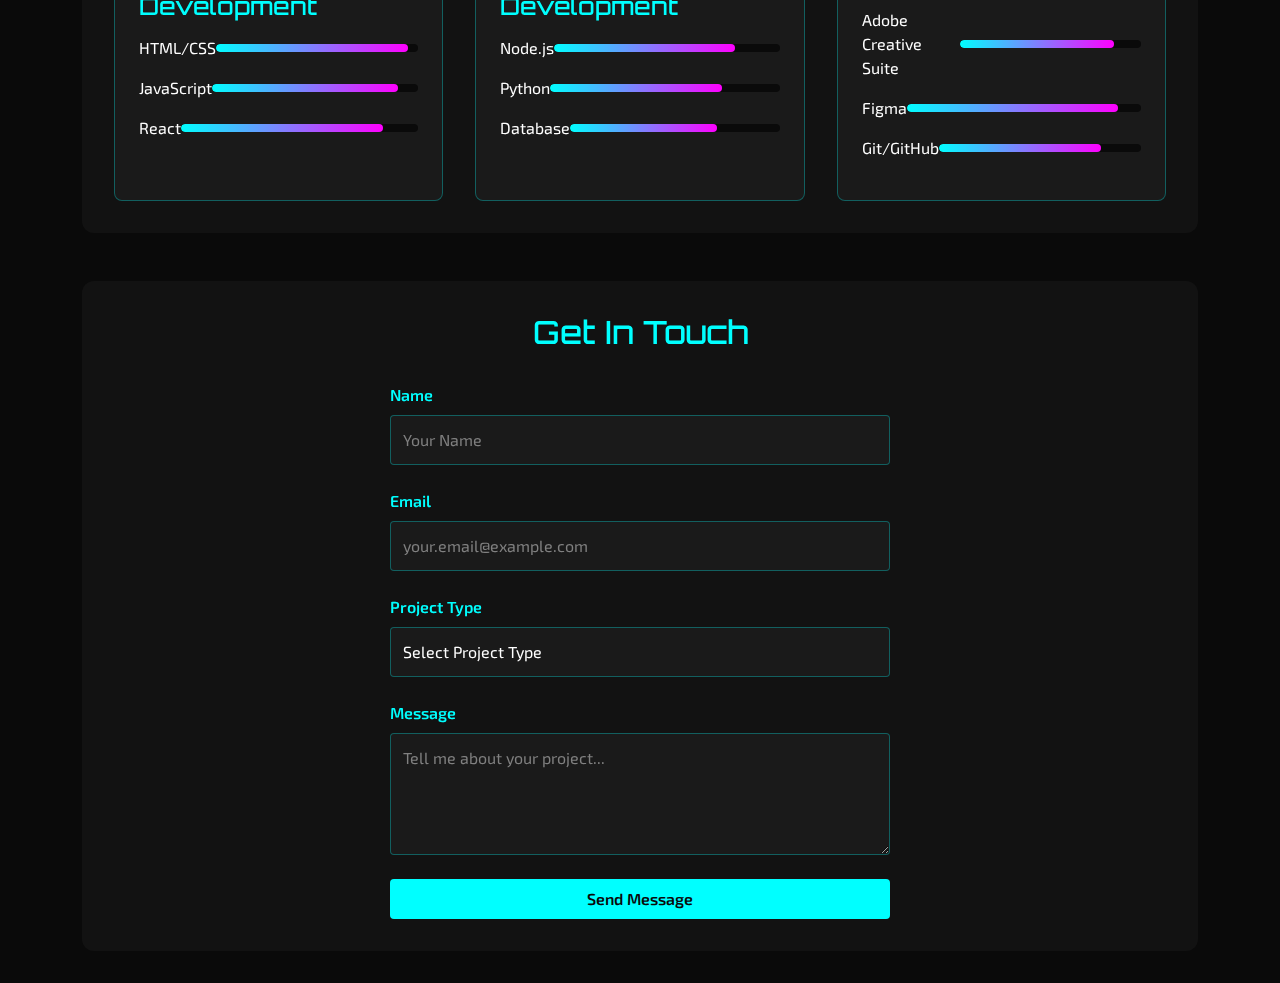
<file: projects/portfolio.html>
<!DOCTYPE html>
<html lang="en">
<head>
    <meta charset="UTF-8">
    <meta name="viewport" content="width=device-width, initial-scale=1.0">
    <title>Creative Portfolio - Muhammad Haris Iqbal</title>
    <link href="https://cdn.jsdelivr.net/npm/bootstrap@5.3.0/dist/css/bootstrap.min.css" rel="stylesheet">
    <link href="https://cdn.jsdelivr.net/npm/bootstrap-icons@1.10.0/font/bootstrap-icons.css" rel="stylesheet">
    <link href="https://fonts.googleapis.com/css2?family=Orbitron:wght@400;700;900&family=Exo+2:wght@300;400;600;700&display=swap" rel="stylesheet">
    <style>
        :root {
            --primary-color: #00ffff;
            --secondary-color: #ff00ff;
            --accent-color: #00ff00;
            --warning-color: #ffff00;
            --danger-color: #ff0040;
            --text-primary: #ffffff;
            --text-secondary: #b0b0b0;
            --text-muted: #808080;
            --bg-primary: #0a0a0a;
            --bg-secondary: #1a1a1a;
            --card-bg: rgba(20, 20, 20, 0.8);
            --border-color: rgba(0, 255, 255, 0.3);
            --glow-color: rgba(0, 255, 255, 0.5);
        }

        * {
            margin: 0;
            padding: 0;
            box-sizing: border-box;
        }

        body {
            font-family: 'Exo 2', sans-serif;
            background: var(--bg-primary);
            color: var(--text-primary);
            overflow-x: hidden;
        }

        .app-header {
            background: var(--card-bg);
            border-bottom: 2px solid var(--border-color);
            padding: 1rem 0;
            backdrop-filter: blur(10px);
            position: fixed;
            top: 0;
            left: 0;
            right: 0;
            z-index: 1000;
        }

        .app-title {
            font-family: 'Orbitron', monospace;
            font-weight: 900;
            color: var(--primary-color);
            text-shadow: 0 0 20px var(--glow-color);
        }

        .back-btn {
            background: var(--primary-color);
            color: var(--bg-primary);
            border: none;
            padding: 0.5rem 1rem;
            border-radius: 4px;
            text-decoration: none;
            font-weight: 600;
            transition: all 0.3s ease;
        }

        .back-btn:hover {
            background: var(--secondary-color);
            box-shadow: 0 0 20px var(--glow-color);
        }

        .main-content {
            margin-top: 80px;
            padding: 2rem 0;
        }

        .hero-section {
            text-align: center;
            padding: 4rem 0;
            background: var(--card-bg);
            border-radius: 12px;
            margin-bottom: 3rem;
            position: relative;
            overflow: hidden;
        }

        .hero-title {
            font-family: 'Orbitron', monospace;
            font-weight: 900;
            font-size: 3rem;
            color: var(--primary-color);
            text-shadow: 0 0 30px var(--glow-color);
            margin-bottom: 1rem;
            animation: glow 2s ease-in-out infinite alternate;
        }

        @keyframes glow {
            0% { text-shadow: 0 0 30px var(--glow-color); }
            100% { text-shadow: 0 0 40px var(--glow-color), 0 0 60px var(--glow-color); }
        }

        .hero-subtitle {
            font-size: 1.5rem;
            color: var(--text-secondary);
            margin-bottom: 2rem;
        }

        .portfolio-grid {
            display: grid;
            grid-template-columns: repeat(auto-fit, minmax(300px, 1fr));
            gap: 2rem;
            margin-bottom: 3rem;
        }

        .portfolio-item {
            background: var(--card-bg);
            border: 1px solid var(--border-color);
            border-radius: 12px;
            overflow: hidden;
            transition: all 0.3s ease;
            cursor: pointer;
        }

        .portfolio-item:hover {
            transform: translateY(-10px);
            border-color: var(--primary-color);
            box-shadow: 0 20px 40px var(--glow-color);
        }

        .portfolio-image {
            height: 200px;
            background: linear-gradient(135deg, var(--primary-color), var(--secondary-color));
            display: flex;
            align-items: center;
            justify-content: center;
            position: relative;
            overflow: hidden;
        }

        .portfolio-image i {
            font-size: 4rem;
            color: var(--bg-primary);
            z-index: 2;
        }

        .portfolio-image::before {
            content: '';
            position: absolute;
            top: 0;
            left: 0;
            right: 0;
            bottom: 0;
            background: linear-gradient(45deg, transparent, rgba(255, 255, 255, 0.1), transparent);
            transform: translateX(-100%);
            transition: transform 0.6s ease;
        }

        .portfolio-item:hover .portfolio-image::before {
            transform: translateX(100%);
        }

        .portfolio-content {
            padding: 1.5rem;
        }

        .portfolio-title {
            font-family: 'Orbitron', monospace;
            font-weight: 700;
            color: var(--primary-color);
            margin-bottom: 0.5rem;
            font-size: 1.3rem;
        }

        .portfolio-description {
            color: var(--text-secondary);
            margin-bottom: 1rem;
            line-height: 1.6;
        }

        .portfolio-tags {
            display: flex;
            flex-wrap: wrap;
            gap: 0.5rem;
            margin-bottom: 1rem;
        }

        .portfolio-tag {
            background: var(--bg-secondary);
            color: var(--primary-color);
            padding: 0.25rem 0.75rem;
            border-radius: 20px;
            font-size: 0.8rem;
            border: 1px solid var(--border-color);
        }

        .portfolio-actions {
            display: flex;
            gap: 1rem;
        }

        .portfolio-btn {
            background: var(--primary-color);
            color: var(--bg-primary);
            border: none;
            padding: 0.5rem 1rem;
            border-radius: 4px;
            text-decoration: none;
            font-weight: 600;
            transition: all 0.3s ease;
            cursor: pointer;
        }

        .portfolio-btn:hover {
            background: var(--secondary-color);
            transform: translateY(-2px);
        }

        .portfolio-btn.secondary {
            background: var(--bg-secondary);
            color: var(--primary-color);
            border: 1px solid var(--border-color);
        }

        .portfolio-btn.secondary:hover {
            background: var(--primary-color);
            color: var(--bg-primary);
        }

        .skills-section {
            background: var(--card-bg);
            border-radius: 12px;
            padding: 2rem;
            margin-bottom: 3rem;
        }

        .skills-grid {
            display: grid;
            grid-template-columns: repeat(auto-fit, minmax(250px, 1fr));
            gap: 2rem;
        }

        .skill-category {
            background: var(--bg-secondary);
            border: 1px solid var(--border-color);
            border-radius: 8px;
            padding: 1.5rem;
        }

        .skill-category h4 {
            color: var(--primary-color);
            margin-bottom: 1rem;
            font-family: 'Orbitron', monospace;
        }

        .skill-item {
            display: flex;
            justify-content: space-between;
            align-items: center;
            margin-bottom: 1rem;
        }

        .skill-bar {
            width: 100%;
            height: 8px;
            background: var(--bg-primary);
            border-radius: 4px;
            overflow: hidden;
        }

        .skill-progress {
            height: 100%;
            background: linear-gradient(90deg, var(--primary-color), var(--secondary-color));
            border-radius: 4px;
            transition: width 1s ease;
        }

        .contact-section {
            background: var(--card-bg);
            border-radius: 12px;
            padding: 2rem;
            text-align: center;
        }

        .contact-form {
            max-width: 500px;
            margin: 0 auto;
        }

        .form-group {
            margin-bottom: 1.5rem;
            text-align: left;
        }

        .form-label {
            color: var(--primary-color);
            margin-bottom: 0.5rem;
            display: block;
            font-weight: 600;
        }

        .form-control {
            background: var(--bg-secondary);
            border: 1px solid var(--border-color);
            color: var(--text-primary);
            border-radius: 4px;
            padding: 0.75rem;
            width: 100%;
        }

        .form-control:focus {
            border-color: var(--primary-color);
            box-shadow: 0 0 10px var(--glow-color);
            outline: none;
        }

        .form-control::placeholder {
            color: var(--text-muted);
        }

        .modal {
            display: none;
            position: fixed;
            z-index: 2000;
            left: 0;
            top: 0;
            width: 100%;
            height: 100%;
            background: rgba(0, 0, 0, 0.8);
        }

        .modal-content {
            background: var(--card-bg);
            margin: 5% auto;
            padding: 2rem;
            border: 1px solid var(--border-color);
            border-radius: 12px;
            width: 80%;
            max-width: 600px;
            position: relative;
        }

        .close {
            color: var(--text-secondary);
            float: right;
            font-size: 28px;
            font-weight: bold;
            cursor: pointer;
        }

        .close:hover {
            color: var(--primary-color);
        }

        .floating-shapes {
            position: fixed;
            top: 0;
            left: 0;
            width: 100%;
            height: 100%;
            pointer-events: none;
            z-index: -1;
        }

        .shape {
            position: absolute;
            opacity: 0.1;
            animation: float 6s ease-in-out infinite;
        }

        .shape:nth-child(1) {
            top: 10%;
            left: 10%;
            animation-delay: 0s;
        }

        .shape:nth-child(2) {
            top: 20%;
            right: 10%;
            animation-delay: 2s;
        }

        .shape:nth-child(3) {
            bottom: 20%;
            left: 20%;
            animation-delay: 4s;
        }

        @keyframes float {
            0%, 100% { transform: translateY(0px) rotate(0deg); }
            50% { transform: translateY(-20px) rotate(180deg); }
        }

        @media (max-width: 768px) {
            .hero-title {
                font-size: 2rem;
            }
            
            .portfolio-grid {
                grid-template-columns: 1fr;
            }
            
            .skills-grid {
                grid-template-columns: 1fr;
            }
        }
    </style>
</head>
<body>
    <div class="floating-shapes">
        <div class="shape">
            <i class="bi bi-hexagon" style="font-size: 3rem; color: var(--primary-color);"></i>
        </div>
        <div class="shape">
            <i class="bi bi-triangle" style="font-size: 2rem; color: var(--secondary-color);"></i>
        </div>
        <div class="shape">
            <i class="bi bi-circle" style="font-size: 2.5rem; color: var(--accent-color);"></i>
        </div>
    </div>

    <div class="app-header">
        <div class="container">
            <div class="row align-items-center">
                <div class="col-md-6">
                    <h1 class="app-title">Creative Portfolio</h1>
                </div>
                <div class="col-md-6 text-end">
                    <a href="../index.html" class="back-btn">
                        <i class="bi bi-arrow-left"></i> Back to Portfolio
                    </a>
                </div>
            </div>
        </div>
    </div>

    <div class="main-content">
        <div class="container">
            <!-- Hero Section -->
            <div class="hero-section">
                <h1 class="hero-title">Creative Works</h1>
                <p class="hero-subtitle">Showcasing innovative design and development projects</p>
            </div>

            <!-- Portfolio Grid -->
            <div class="portfolio-grid">
                <div class="portfolio-item" onclick="openModal('webDesign')">
                    <div class="portfolio-image" style="background: linear-gradient(135deg, #667eea 0%, #764ba2 100%);">
                        <i class="bi bi-palette"></i>
                    </div>
                    <div class="portfolio-content">
                        <h3 class="portfolio-title">Web Design</h3>
                        <p class="portfolio-description">Modern and responsive web designs that captivate users and drive engagement.</p>
                        <div class="portfolio-tags">
                            <span class="portfolio-tag">UI/UX</span>
                            <span class="portfolio-tag">Responsive</span>
                            <span class="portfolio-tag">Modern</span>
                        </div>
                        <div class="portfolio-actions">
                            <button class="portfolio-btn">View Details</button>
                            <button class="portfolio-btn secondary">Live Demo</button>
                        </div>
                    </div>
                </div>

                <div class="portfolio-item" onclick="openModal('mobileApp')">
                    <div class="portfolio-image" style="background: linear-gradient(135deg, #f093fb 0%, #f5576c 100%);">
                        <i class="bi bi-phone"></i>
                    </div>
                    <div class="portfolio-content">
                        <h3 class="portfolio-title">Mobile App Design</h3>
                        <p class="portfolio-description">Intuitive mobile applications with seamless user experience and beautiful interfaces.</p>
                        <div class="portfolio-tags">
                            <span class="portfolio-tag">Mobile</span>
                            <span class="portfolio-tag">React Native</span>
                            <span class="portfolio-tag">iOS/Android</span>
                        </div>
                        <div class="portfolio-actions">
                            <button class="portfolio-btn">View Details</button>
                            <button class="portfolio-btn secondary">App Store</button>
                        </div>
                    </div>
                </div>

                <div class="portfolio-item" onclick="openModal('branding')">
                    <div class="portfolio-image" style="background: linear-gradient(135deg, #4facfe 0%, #00f2fe 100%);">
                        <i class="bi bi-brush"></i>
                    </div>
                    <div class="portfolio-content">
                        <h3 class="portfolio-title">Brand Identity</h3>
                        <p class="portfolio-description">Complete brand identity solutions including logos, color schemes, and style guides.</p>
                        <div class="portfolio-tags">
                            <span class="portfolio-tag">Logo Design</span>
                            <span class="portfolio-tag">Branding</span>
                            <span class="portfolio-tag">Identity</span>
                        </div>
                        <div class="portfolio-actions">
                            <button class="portfolio-btn">View Details</button>
                            <button class="portfolio-btn secondary">Case Study</button>
                        </div>
                    </div>
                </div>

                <div class="portfolio-item" onclick="openModal('ecommerce')">
                    <div class="portfolio-image" style="background: linear-gradient(135deg, #43e97b 0%, #38f9d7 100%);">
                        <i class="bi bi-cart"></i>
                    </div>
                    <div class="portfolio-content">
                        <h3 class="portfolio-title">E-commerce Platform</h3>
                        <p class="portfolio-description">Full-featured e-commerce solutions with modern payment systems and inventory management.</p>
                        <div class="portfolio-tags">
                            <span class="portfolio-tag">E-commerce</span>
                            <span class="portfolio-tag">Payment</span>
                            <span class="portfolio-tag">Inventory</span>
                        </div>
                        <div class="portfolio-actions">
                            <button class="portfolio-btn">View Details</button>
                            <button class="portfolio-btn secondary">Live Site</button>
                        </div>
                    </div>
                </div>

                <div class="portfolio-item" onclick="openModal('dashboard')">
                    <div class="portfolio-image" style="background: linear-gradient(135deg, #fa709a 0%, #fee140 100%);">
                        <i class="bi bi-graph-up"></i>
                    </div>
                    <div class="portfolio-content">
                        <h3 class="portfolio-title">Analytics Dashboard</h3>
                        <p class="portfolio-description">Data visualization dashboard with real-time analytics and interactive charts.</p>
                        <div class="portfolio-tags">
                            <span class="portfolio-tag">Data Viz</span>
                            <span class="portfolio-tag">Analytics</span>
                            <span class="portfolio-tag">Charts</span>
                        </div>
                        <div class="portfolio-actions">
                            <button class="portfolio-btn">View Details</button>
                            <button class="portfolio-btn secondary">Demo</button>
                        </div>
                    </div>
                </div>

                <div class="portfolio-item" onclick="openModal('animation')">
                    <div class="portfolio-image" style="background: linear-gradient(135deg, #a8edea 0%, #fed6e3 100%);">
                        <i class="bi bi-play-circle"></i>
                    </div>
                    <div class="portfolio-content">
                        <h3 class="portfolio-title">Motion Graphics</h3>
                        <p class="portfolio-description">Engaging animations and motion graphics for web and mobile applications.</p>
                        <div class="portfolio-tags">
                            <span class="portfolio-tag">Animation</span>
                            <span class="portfolio-tag">Motion</span>
                            <span class="portfolio-tag">Graphics</span>
                        </div>
                        <div class="portfolio-actions">
                            <button class="portfolio-btn">View Details</button>
                            <button class="portfolio-btn secondary">Watch Reel</button>
                        </div>
                    </div>
                </div>
            </div>

            <!-- Skills Section -->
            <div class="skills-section">
                <h2 style="color: var(--primary-color); text-align: center; margin-bottom: 2rem; font-family: 'Orbitron', monospace;">Technical Skills</h2>
                <div class="skills-grid">
                    <div class="skill-category">
                        <h4>Frontend Development</h4>
                        <div class="skill-item">
                            <span>HTML/CSS</span>
                            <div class="skill-bar">
                                <div class="skill-progress" style="width: 95%"></div>
                            </div>
                        </div>
                        <div class="skill-item">
                            <span>JavaScript</span>
                            <div class="skill-bar">
                                <div class="skill-progress" style="width: 90%"></div>
                            </div>
                        </div>
                        <div class="skill-item">
                            <span>React</span>
                            <div class="skill-bar">
                                <div class="skill-progress" style="width: 85%"></div>
                            </div>
                        </div>
                    </div>

                    <div class="skill-category">
                        <h4>Backend Development</h4>
                        <div class="skill-item">
                            <span>Node.js</span>
                            <div class="skill-bar">
                                <div class="skill-progress" style="width: 80%"></div>
                            </div>
                        </div>
                        <div class="skill-item">
                            <span>Python</span>
                            <div class="skill-bar">
                                <div class="skill-progress" style="width: 75%"></div>
                            </div>
                        </div>
                        <div class="skill-item">
                            <span>Database</span>
                            <div class="skill-bar">
                                <div class="skill-progress" style="width: 70%"></div>
                            </div>
                        </div>
                    </div>

                    <div class="skill-category">
                        <h4>Design & Tools</h4>
                        <div class="skill-item">
                            <span>Adobe Creative Suite</span>
                            <div class="skill-bar">
                                <div class="skill-progress" style="width: 85%"></div>
                            </div>
                        </div>
                        <div class="skill-item">
                            <span>Figma</span>
                            <div class="skill-bar">
                                <div class="skill-progress" style="width: 90%"></div>
                            </div>
                        </div>
                        <div class="skill-item">
                            <span>Git/GitHub</span>
                            <div class="skill-bar">
                                <div class="skill-progress" style="width: 80%"></div>
                            </div>
                        </div>
                    </div>
                </div>
            </div>

            <!-- Contact Section -->
            <div class="contact-section">
                <h2 style="color: var(--primary-color); margin-bottom: 2rem; font-family: 'Orbitron', monospace;">Get In Touch</h2>
                <div class="contact-form">
                    <form id="contactForm">
                        <div class="form-group">
                            <label class="form-label">Name</label>
                            <input type="text" class="form-control" placeholder="Your Name" required>
                        </div>
                        <div class="form-group">
                            <label class="form-label">Email</label>
                            <input type="email" class="form-control" placeholder="your.email@example.com" required>
                        </div>
                        <div class="form-group">
                            <label class="form-label">Project Type</label>
                            <select class="form-control" required>
                                <option value="">Select Project Type</option>
                                <option value="web">Web Development</option>
                                <option value="mobile">Mobile App</option>
                                <option value="design">UI/UX Design</option>
                                <option value="branding">Branding</option>
                                <option value="other">Other</option>
                            </select>
                        </div>
                        <div class="form-group">
                            <label class="form-label">Message</label>
                            <textarea class="form-control" rows="4" placeholder="Tell me about your project..." required></textarea>
                        </div>
                        <button type="submit" class="portfolio-btn" style="width: 100%;">Send Message</button>
                    </form>
                </div>
            </div>
        </div>
    </div>

    <!-- Modal -->
    <div id="portfolioModal" class="modal">
        <div class="modal-content">
            <span class="close" onclick="closeModal()">&times;</span>
            <div id="modalContent">
                <!-- Modal content will be populated by JavaScript -->
            </div>
        </div>
    </div>

    <script>
        // Modal functionality
        function openModal(projectType) {
            const modal = document.getElementById('portfolioModal');
            const modalContent = document.getElementById('modalContent');
            
            const projectData = {
                webDesign: {
                    title: 'Web Design Projects',
                    description: 'A collection of responsive web designs created for various clients.',
                    details: [
                        'Modern responsive layouts',
                        'Cross-browser compatibility',
                        'Mobile-first approach',
                        'SEO optimized',
                        'Performance focused'
                    ],
                    technologies: ['HTML5', 'CSS3', 'JavaScript', 'Bootstrap', 'Sass']
                },
                mobileApp: {
                    title: 'Mobile App Design',
                    description: 'Intuitive mobile applications with seamless user experience.',
                    details: [
                        'Native iOS and Android apps',
                        'Cross-platform development',
                        'User-centered design',
                        'Performance optimization',
                        'App store optimization'
                    ],
                    technologies: ['React Native', 'Flutter', 'Swift', 'Kotlin', 'Firebase']
                },
                branding: {
                    title: 'Brand Identity Design',
                    description: 'Complete brand identity solutions for businesses.',
                    details: [
                        'Logo design and branding',
                        'Color palette creation',
                        'Typography selection',
                        'Brand guidelines',
                        'Marketing materials'
                    ],
                    technologies: ['Adobe Illustrator', 'Photoshop', 'InDesign', 'Figma']
                },
                ecommerce: {
                    title: 'E-commerce Platform',
                    description: 'Full-featured e-commerce solutions with modern payment systems.',
                    details: [
                        'Shopping cart functionality',
                        'Payment gateway integration',
                        'Inventory management',
                        'Order tracking',
                        'Admin dashboard'
                    ],
                    technologies: ['React', 'Node.js', 'MongoDB', 'Stripe', 'Express']
                },
                dashboard: {
                    title: 'Analytics Dashboard',
                    description: 'Data visualization dashboard with real-time analytics.',
                    details: [
                        'Real-time data visualization',
                        'Interactive charts and graphs',
                        'Custom reporting',
                        'Export functionality',
                        'Responsive design'
                    ],
                    technologies: ['React', 'D3.js', 'Chart.js', 'Node.js', 'MongoDB']
                },
                animation: {
                    title: 'Motion Graphics',
                    description: 'Engaging animations and motion graphics for digital media.',
                    details: [
                        'Web animations',
                        'Logo animations',
                        'Explainer videos',
                        'Interactive elements',
                        'Loading animations'
                    ],
                    technologies: ['After Effects', 'Lottie', 'CSS3', 'JavaScript', 'GSAP']
                }
            };

            const project = projectData[projectType];
            
            modalContent.innerHTML = `
                <h2 style="color: var(--primary-color); margin-bottom: 1rem; font-family: 'Orbitron', monospace;">${project.title}</h2>
                <p style="color: var(--text-secondary); margin-bottom: 2rem; line-height: 1.6;">${project.description}</p>
                
                <h4 style="color: var(--primary-color); margin-bottom: 1rem;">Key Features:</h4>
                <ul style="color: var(--text-secondary); margin-bottom: 2rem;">
                    ${project.details.map(detail => `<li style="margin-bottom: 0.5rem;">${detail}</li>`).join('')}
                </ul>
                
                <h4 style="color: var(--primary-color); margin-bottom: 1rem;">Technologies Used:</h4>
                <div style="display: flex; flex-wrap: wrap; gap: 0.5rem; margin-bottom: 2rem;">
                    ${project.technologies.map(tech => `<span class="portfolio-tag">${tech}</span>`).join('')}
                </div>
                
                <div style="text-align: center;">
                    <button class="portfolio-btn" onclick="closeModal()">View Live Demo</button>
                    <button class="portfolio-btn secondary" onclick="closeModal()" style="margin-left: 1rem;">Download Case Study</button>
                </div>
            `;
            
            modal.style.display = 'block';
        }

        function closeModal() {
            document.getElementById('portfolioModal').style.display = 'none';
        }

        // Close modal when clicking outside
        window.onclick = function(event) {
            const modal = document.getElementById('portfolioModal');
            if (event.target === modal) {
                modal.style.display = 'none';
            }
        }

        // Contact form submission
        document.getElementById('contactForm').addEventListener('submit', function(e) {
            e.preventDefault();
            
            // Show success message
            alert('Thank you for your message! I will get back to you soon.');
            
            // Reset form
            this.reset();
        });

        // Animate skill bars on scroll
        function animateSkillBars() {
            const skillBars = document.querySelectorAll('.skill-progress');
            
            skillBars.forEach(bar => {
                const rect = bar.getBoundingClientRect();
                const windowHeight = window.innerHeight;
                
                if (rect.top < windowHeight && rect.bottom > 0) {
                    const targetWidth = bar.style.width;
                    bar.style.width = '0%';
                    
                    setTimeout(() => {
                        bar.style.width = targetWidth;
                    }, 100);
                }
            });
        }

        // Initialize animations on scroll
        window.addEventListener('scroll', animateSkillBars);

        // Initialize on page load
        document.addEventListener('DOMContentLoaded', function() {
            animateSkillBars();
        });
    </script>
</body>
</html>
</file>
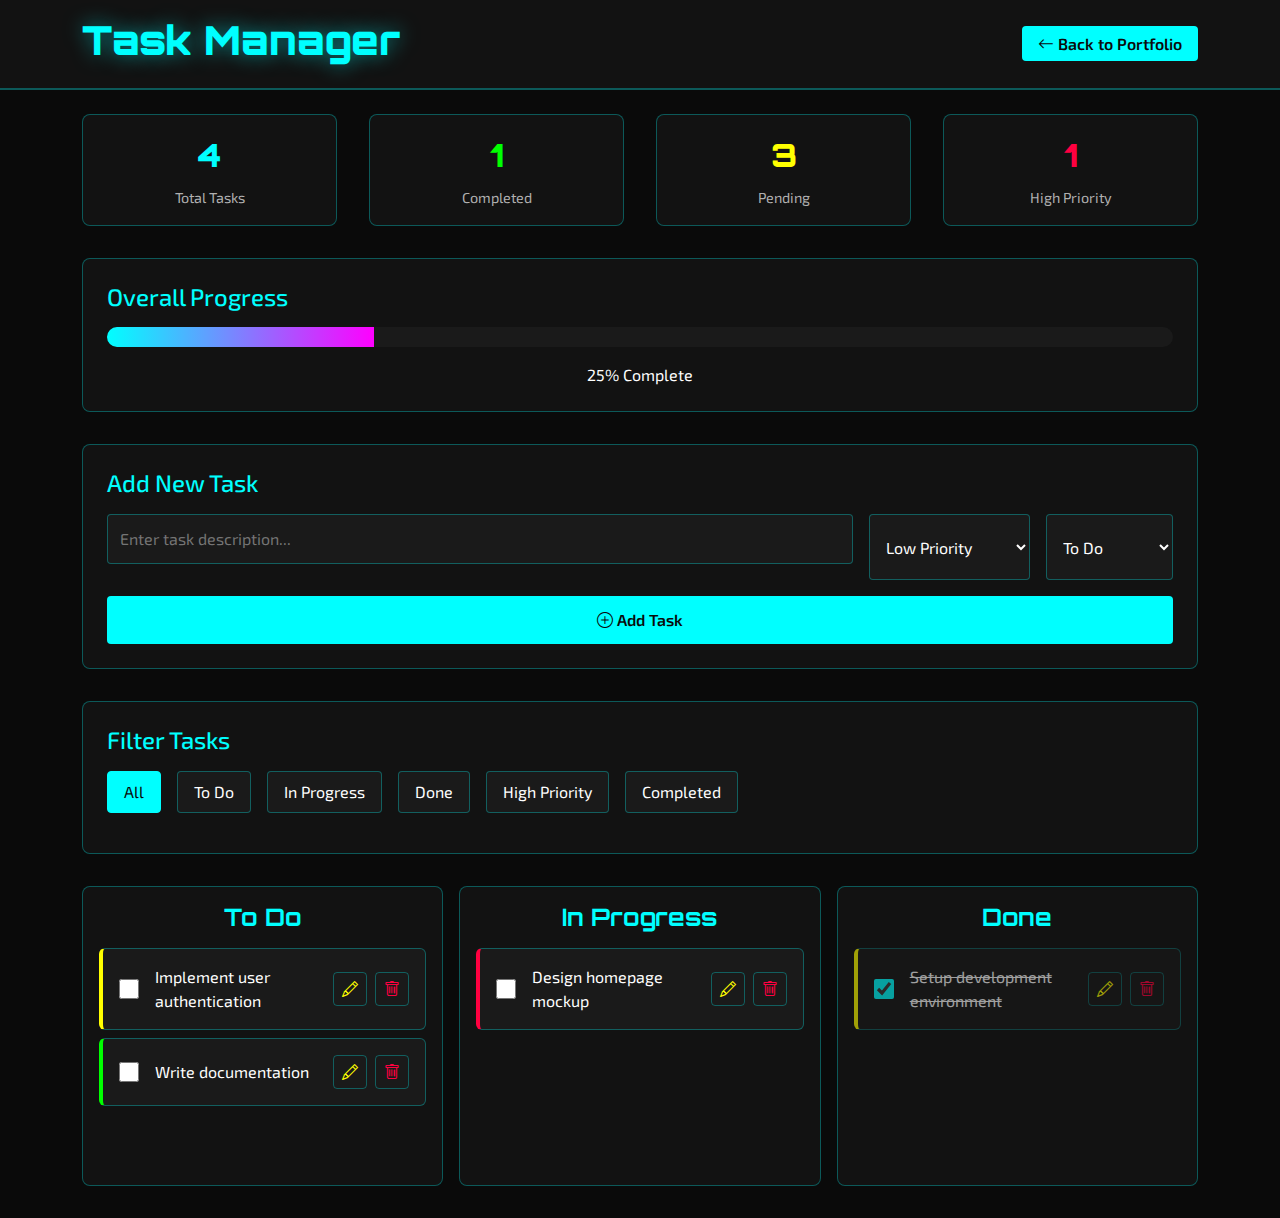
<file: projects/todo.html>
<!DOCTYPE html>
<html lang="en">
<head>
    <meta charset="UTF-8">
    <meta name="viewport" content="width=device-width, initial-scale=1.0">
    <title>Task Manager - Muhammad Haris Iqbal</title>
    <link href="https://cdn.jsdelivr.net/npm/bootstrap@5.3.0/dist/css/bootstrap.min.css" rel="stylesheet">
    <link href="https://cdn.jsdelivr.net/npm/bootstrap-icons@1.10.0/font/bootstrap-icons.css" rel="stylesheet">
    <link href="https://fonts.googleapis.com/css2?family=Orbitron:wght@400;700;900&family=Exo+2:wght@300;400;600;700&display=swap" rel="stylesheet">
    <style>
        :root {
            --primary-color: #00ffff;
            --secondary-color: #ff00ff;
            --accent-color: #00ff00;
            --warning-color: #ffff00;
            --danger-color: #ff0040;
            --text-primary: #ffffff;
            --text-secondary: #b0b0b0;
            --text-muted: #808080;
            --bg-primary: #0a0a0a;
            --bg-secondary: #1a1a1a;
            --card-bg: rgba(20, 20, 20, 0.8);
            --border-color: rgba(0, 255, 255, 0.3);
            --glow-color: rgba(0, 255, 255, 0.5);
        }

        * {
            margin: 0;
            padding: 0;
            box-sizing: border-box;
        }

        body {
            font-family: 'Exo 2', sans-serif;
            background: var(--bg-primary);
            color: var(--text-primary);
            overflow-x: hidden;
        }

        .app-header {
            background: var(--card-bg);
            border-bottom: 2px solid var(--border-color);
            padding: 1rem 0;
        }

        .app-title {
            font-family: 'Orbitron', monospace;
            font-weight: 900;
            color: var(--primary-color);
            text-shadow: 0 0 20px var(--glow-color);
        }

        .back-btn {
            background: var(--primary-color);
            color: var(--bg-primary);
            border: none;
            padding: 0.5rem 1rem;
            border-radius: 4px;
            text-decoration: none;
            font-weight: 600;
            transition: all 0.3s ease;
        }

        .back-btn:hover {
            background: var(--secondary-color);
            box-shadow: 0 0 20px var(--glow-color);
        }

        .task-container {
            background: var(--card-bg);
            border: 1px solid var(--border-color);
            border-radius: 8px;
            padding: 1.5rem;
            margin-bottom: 2rem;
        }

        .task-input {
            background: var(--bg-secondary);
            border: 1px solid var(--border-color);
            color: var(--text-primary);
            border-radius: 4px;
            padding: 0.75rem;
            width: 100%;
            margin-bottom: 1rem;
        }

        .task-input:focus {
            border-color: var(--primary-color);
            box-shadow: 0 0 10px var(--glow-color);
            outline: none;
        }

        .task-item {
            background: var(--bg-secondary);
            border: 1px solid var(--border-color);
            border-radius: 6px;
            padding: 1rem;
            margin-bottom: 0.5rem;
            display: flex;
            align-items: center;
            transition: all 0.3s ease;
            cursor: grab;
        }

        .task-item:hover {
            border-color: var(--primary-color);
            box-shadow: 0 0 10px var(--glow-color);
        }

        .task-item.dragging {
            opacity: 0.5;
            cursor: grabbing;
        }

        .task-item.completed {
            opacity: 0.6;
            text-decoration: line-through;
        }

        .task-checkbox {
            margin-right: 1rem;
            width: 20px;
            height: 20px;
            accent-color: var(--primary-color);
        }

        .task-text {
            flex: 1;
            margin-right: 1rem;
        }

        .task-actions {
            display: flex;
            gap: 0.5rem;
        }

        .task-btn {
            background: none;
            border: 1px solid var(--border-color);
            color: var(--text-primary);
            padding: 0.25rem 0.5rem;
            border-radius: 4px;
            cursor: pointer;
            transition: all 0.3s ease;
        }

        .task-btn:hover {
            border-color: var(--primary-color);
            color: var(--primary-color);
        }

        .task-btn.edit {
            color: var(--warning-color);
        }

        .task-btn.delete {
            color: var(--danger-color);
        }

        .task-btn.edit:hover {
            border-color: var(--warning-color);
        }

        .task-btn.delete:hover {
            border-color: var(--danger-color);
        }

        .priority-high {
            border-left: 4px solid var(--danger-color);
        }

        .priority-medium {
            border-left: 4px solid var(--warning-color);
        }

        .priority-low {
            border-left: 4px solid var(--accent-color);
        }

        .task-stats {
            display: flex;
            gap: 2rem;
            margin-bottom: 2rem;
        }

        .stat-card {
            background: var(--card-bg);
            border: 1px solid var(--border-color);
            border-radius: 8px;
            padding: 1rem;
            text-align: center;
            flex: 1;
        }

        .stat-number {
            font-size: 2rem;
            font-weight: 900;
            font-family: 'Orbitron', monospace;
            margin-bottom: 0.5rem;
        }

        .stat-label {
            color: var(--text-secondary);
            font-size: 0.9rem;
        }

        .filter-controls {
            display: flex;
            gap: 1rem;
            margin-bottom: 1rem;
            flex-wrap: wrap;
        }

        .filter-btn {
            background: var(--bg-secondary);
            border: 1px solid var(--border-color);
            color: var(--text-primary);
            padding: 0.5rem 1rem;
            border-radius: 4px;
            cursor: pointer;
            transition: all 0.3s ease;
        }

        .filter-btn.active {
            background: var(--primary-color);
            color: var(--bg-primary);
            border-color: var(--primary-color);
        }

        .filter-btn:hover {
            border-color: var(--primary-color);
            color: var(--primary-color);
        }

        .task-categories {
            display: flex;
            gap: 1rem;
            margin-bottom: 2rem;
        }

        .category-column {
            flex: 1;
            background: var(--card-bg);
            border: 1px solid var(--border-color);
            border-radius: 8px;
            padding: 1rem;
            min-height: 300px;
        }

        .category-title {
            font-family: 'Orbitron', monospace;
            font-weight: 700;
            color: var(--primary-color);
            margin-bottom: 1rem;
            text-align: center;
        }

        .progress-bar {
            background: var(--bg-secondary);
            border-radius: 10px;
            overflow: hidden;
            height: 20px;
            margin-bottom: 1rem;
        }

        .progress-fill {
            background: linear-gradient(90deg, var(--primary-color), var(--secondary-color));
            height: 100%;
            transition: width 0.3s ease;
        }

        .drag-over {
            background: rgba(0, 255, 255, 0.1);
            border-color: var(--primary-color);
        }

        .add-task-btn {
            background: var(--primary-color);
            color: var(--bg-primary);
            border: none;
            padding: 0.75rem 1.5rem;
            border-radius: 4px;
            font-weight: 600;
            cursor: pointer;
            transition: all 0.3s ease;
            width: 100%;
        }

        .add-task-btn:hover {
            background: var(--secondary-color);
            box-shadow: 0 0 20px var(--glow-color);
        }

        .task-form {
            display: flex;
            gap: 1rem;
            margin-bottom: 1rem;
        }

        .task-select {
            background: var(--bg-secondary);
            border: 1px solid var(--border-color);
            color: var(--text-primary);
            border-radius: 4px;
            padding: 0.75rem;
        }

        .task-select:focus {
            border-color: var(--primary-color);
            outline: none;
        }

        @media (max-width: 768px) {
            .task-categories {
                flex-direction: column;
            }
            
            .task-form {
                flex-direction: column;
            }
        }
    </style>
</head>
<body>
    <div class="app-header">
        <div class="container">
            <div class="row align-items-center">
                <div class="col-md-6">
                    <h1 class="app-title">Task Manager</h1>
                </div>
                <div class="col-md-6 text-end">
                    <a href="../index.html" class="back-btn">
                        <i class="bi bi-arrow-left"></i> Back to Portfolio
                    </a>
                </div>
            </div>
        </div>
    </div>

    <div class="container mt-4">
        <!-- Task Statistics -->
        <div class="task-stats">
            <div class="stat-card">
                <div class="stat-number" style="color: var(--primary-color);" id="totalTasks">0</div>
                <div class="stat-label">Total Tasks</div>
            </div>
            <div class="stat-card">
                <div class="stat-number" style="color: var(--accent-color);" id="completedTasks">0</div>
                <div class="stat-label">Completed</div>
            </div>
            <div class="stat-card">
                <div class="stat-number" style="color: var(--warning-color);" id="pendingTasks">0</div>
                <div class="stat-label">Pending</div>
            </div>
            <div class="stat-card">
                <div class="stat-number" style="color: var(--danger-color);" id="highPriorityTasks">0</div>
                <div class="stat-label">High Priority</div>
            </div>
        </div>

        <!-- Progress Bar -->
        <div class="task-container">
            <h4 style="color: var(--primary-color); margin-bottom: 1rem;">Overall Progress</h4>
            <div class="progress-bar">
                <div class="progress-fill" id="progressBar" style="width: 0%"></div>
            </div>
            <div class="text-center" id="progressText">0% Complete</div>
        </div>

        <!-- Add Task Form -->
        <div class="task-container">
            <h4 style="color: var(--primary-color); margin-bottom: 1rem;">Add New Task</h4>
            <div class="task-form">
                <input type="text" class="task-input" id="taskInput" placeholder="Enter task description...">
                <select class="task-select" id="prioritySelect">
                    <option value="low">Low Priority</option>
                    <option value="medium">Medium Priority</option>
                    <option value="high">High Priority</option>
                </select>
                <select class="task-select" id="categorySelect">
                    <option value="todo">To Do</option>
                    <option value="progress">In Progress</option>
                    <option value="done">Done</option>
                </select>
            </div>
            <button class="add-task-btn" onclick="addTask()">
                <i class="bi bi-plus-circle"></i> Add Task
            </button>
        </div>

        <!-- Filter Controls -->
        <div class="task-container">
            <h4 style="color: var(--primary-color); margin-bottom: 1rem;">Filter Tasks</h4>
            <div class="filter-controls">
                <button class="filter-btn active" onclick="filterTasks('all')">All</button>
                <button class="filter-btn" onclick="filterTasks('todo')">To Do</button>
                <button class="filter-btn" onclick="filterTasks('progress')">In Progress</button>
                <button class="filter-btn" onclick="filterTasks('done')">Done</button>
                <button class="filter-btn" onclick="filterTasks('high')">High Priority</button>
                <button class="filter-btn" onclick="filterTasks('completed')">Completed</button>
            </div>
        </div>

        <!-- Task Categories -->
        <div class="task-categories">
            <div class="category-column" id="todoColumn">
                <h4 class="category-title">To Do</h4>
                <div class="task-list" id="todoTasks"></div>
            </div>
            <div class="category-column" id="progressColumn">
                <h4 class="category-title">In Progress</h4>
                <div class="task-list" id="progressTasks"></div>
            </div>
            <div class="category-column" id="doneColumn">
                <h4 class="category-title">Done</h4>
                <div class="task-list" id="doneTasks"></div>
            </div>
        </div>
    </div>

    <script>
        let tasks = [];
        let taskIdCounter = 1;
        let currentFilter = 'all';

        // Load tasks from localStorage
        function loadTasks() {
            const savedTasks = localStorage.getItem('tasks');
            if (savedTasks) {
                tasks = JSON.parse(savedTasks);
                taskIdCounter = tasks.length > 0 ? Math.max(...tasks.map(t => t.id)) + 1 : 1;
            }
        }

        // Save tasks to localStorage
        function saveTasks() {
            localStorage.setItem('tasks', JSON.stringify(tasks));
        }

        // Add new task
        function addTask() {
            const taskInput = document.getElementById('taskInput');
            const prioritySelect = document.getElementById('prioritySelect');
            const categorySelect = document.getElementById('categorySelect');

            if (taskInput.value.trim() === '') {
                alert('Please enter a task description!');
                return;
            }

            const task = {
                id: taskIdCounter++,
                text: taskInput.value.trim(),
                priority: prioritySelect.value,
                category: categorySelect.value,
                completed: false,
                createdAt: new Date().toISOString()
            };

            tasks.push(task);
            saveTasks();
            renderTasks();
            updateStats();

            // Clear form
            taskInput.value = '';
            prioritySelect.value = 'low';
            categorySelect.value = 'todo';
        }

        // Delete task
        function deleteTask(id) {
            tasks = tasks.filter(task => task.id !== id);
            saveTasks();
            renderTasks();
            updateStats();
        }

        // Toggle task completion
        function toggleTask(id) {
            const task = tasks.find(t => t.id === id);
            if (task) {
                task.completed = !task.completed;
                saveTasks();
                renderTasks();
                updateStats();
            }
        }

        // Edit task
        function editTask(id) {
            const task = tasks.find(t => t.id === id);
            if (task) {
                const newText = prompt('Edit task:', task.text);
                if (newText && newText.trim() !== '') {
                    task.text = newText.trim();
                    saveTasks();
                    renderTasks();
                }
            }
        }

        // Change task category
        function changeCategory(id, newCategory) {
            const task = tasks.find(t => t.id === id);
            if (task) {
                task.category = newCategory;
                saveTasks();
                renderTasks();
                updateStats();
            }
        }

        // Filter tasks
        function filterTasks(filter) {
            currentFilter = filter;
            
            // Update filter buttons
            document.querySelectorAll('.filter-btn').forEach(btn => {
                btn.classList.remove('active');
            });
            event.target.classList.add('active');
            
            renderTasks();
        }

        // Render tasks
        function renderTasks() {
            const todoContainer = document.getElementById('todoTasks');
            const progressContainer = document.getElementById('progressTasks');
            const doneContainer = document.getElementById('doneTasks');

            // Clear containers
            todoContainer.innerHTML = '';
            progressContainer.innerHTML = '';
            doneContainer.innerHTML = '';

            // Filter tasks based on current filter
            let filteredTasks = tasks;
            if (currentFilter === 'completed') {
                filteredTasks = tasks.filter(task => task.completed);
            } else if (currentFilter === 'high') {
                filteredTasks = tasks.filter(task => task.priority === 'high');
            } else if (currentFilter !== 'all') {
                filteredTasks = tasks.filter(task => task.category === currentFilter);
            }

            // Group tasks by category
            const groupedTasks = {
                todo: filteredTasks.filter(task => task.category === 'todo'),
                progress: filteredTasks.filter(task => task.category === 'progress'),
                done: filteredTasks.filter(task => task.category === 'done')
            };

            // Render each category
            Object.keys(groupedTasks).forEach(category => {
                const container = document.getElementById(category + 'Tasks');
                groupedTasks[category].forEach(task => {
                    const taskElement = createTaskElement(task);
                    container.appendChild(taskElement);
                });
            });
        }

        // Create task element
        function createTaskElement(task) {
            const taskDiv = document.createElement('div');
            taskDiv.className = `task-item priority-${task.priority} ${task.completed ? 'completed' : ''}`;
            taskDiv.draggable = true;
            taskDiv.dataset.taskId = task.id;

            taskDiv.innerHTML = `
                <input type="checkbox" class="task-checkbox" ${task.completed ? 'checked' : ''} 
                       onchange="toggleTask(${task.id})">
                <div class="task-text">${task.text}</div>
                <div class="task-actions">
                    <button class="task-btn edit" onclick="editTask(${task.id})" title="Edit">
                        <i class="bi bi-pencil"></i>
                    </button>
                    <button class="task-btn delete" onclick="deleteTask(${task.id})" title="Delete">
                        <i class="bi bi-trash"></i>
                    </button>
                </div>
            `;

            // Add drag event listeners
            taskDiv.addEventListener('dragstart', handleDragStart);
            taskDiv.addEventListener('dragend', handleDragEnd);

            return taskDiv;
        }

        // Update statistics
        function updateStats() {
            const totalTasks = tasks.length;
            const completedTasks = tasks.filter(task => task.completed).length;
            const pendingTasks = totalTasks - completedTasks;
            const highPriorityTasks = tasks.filter(task => task.priority === 'high').length;
            const progress = totalTasks > 0 ? Math.round((completedTasks / totalTasks) * 100) : 0;

            document.getElementById('totalTasks').textContent = totalTasks;
            document.getElementById('completedTasks').textContent = completedTasks;
            document.getElementById('pendingTasks').textContent = pendingTasks;
            document.getElementById('highPriorityTasks').textContent = highPriorityTasks;
            document.getElementById('progressBar').style.width = progress + '%';
            document.getElementById('progressText').textContent = progress + '% Complete';
        }

        // Drag and drop functionality
        let draggedTask = null;

        function handleDragStart(e) {
            draggedTask = this;
            this.classList.add('dragging');
            e.dataTransfer.effectAllowed = 'move';
            e.dataTransfer.setData('text/html', this.outerHTML);
        }

        function handleDragEnd(e) {
            this.classList.remove('dragging');
            draggedTask = null;
        }

        // Add drop zone event listeners
        function setupDropZones() {
            const columns = ['todoColumn', 'progressColumn', 'doneColumn'];
            
            columns.forEach(columnId => {
                const column = document.getElementById(columnId);
                
                column.addEventListener('dragover', function(e) {
                    e.preventDefault();
                    this.classList.add('drag-over');
                });
                
                column.addEventListener('dragleave', function(e) {
                    this.classList.remove('drag-over');
                });
                
                column.addEventListener('drop', function(e) {
                    e.preventDefault();
                    this.classList.remove('drag-over');
                    
                    if (draggedTask) {
                        const taskId = parseInt(draggedTask.dataset.taskId);
                        const newCategory = columnId.replace('Column', '');
                        changeCategory(taskId, newCategory);
                    }
                });
            });
        }

        // Enter key handler for task input
        document.getElementById('taskInput').addEventListener('keypress', function(e) {
            if (e.key === 'Enter') {
                addTask();
            }
        });

        // Initialize app
        document.addEventListener('DOMContentLoaded', function() {
            loadTasks();
            renderTasks();
            updateStats();
            setupDropZones();
            
            // Add some sample tasks if none exist
            if (tasks.length === 0) {
                const sampleTasks = [
                    { id: 1, text: 'Design homepage mockup', priority: 'high', category: 'progress', completed: false, createdAt: new Date().toISOString() },
                    { id: 2, text: 'Implement user authentication', priority: 'medium', category: 'todo', completed: false, createdAt: new Date().toISOString() },
                    { id: 3, text: 'Write documentation', priority: 'low', category: 'todo', completed: false, createdAt: new Date().toISOString() },
                    { id: 4, text: 'Setup development environment', priority: 'medium', category: 'done', completed: true, createdAt: new Date().toISOString() }
                ];
                
                tasks = sampleTasks;
                taskIdCounter = 5;
                saveTasks();
                renderTasks();
                updateStats();
            }
        });
    </script>
</body>
</html>
</file>
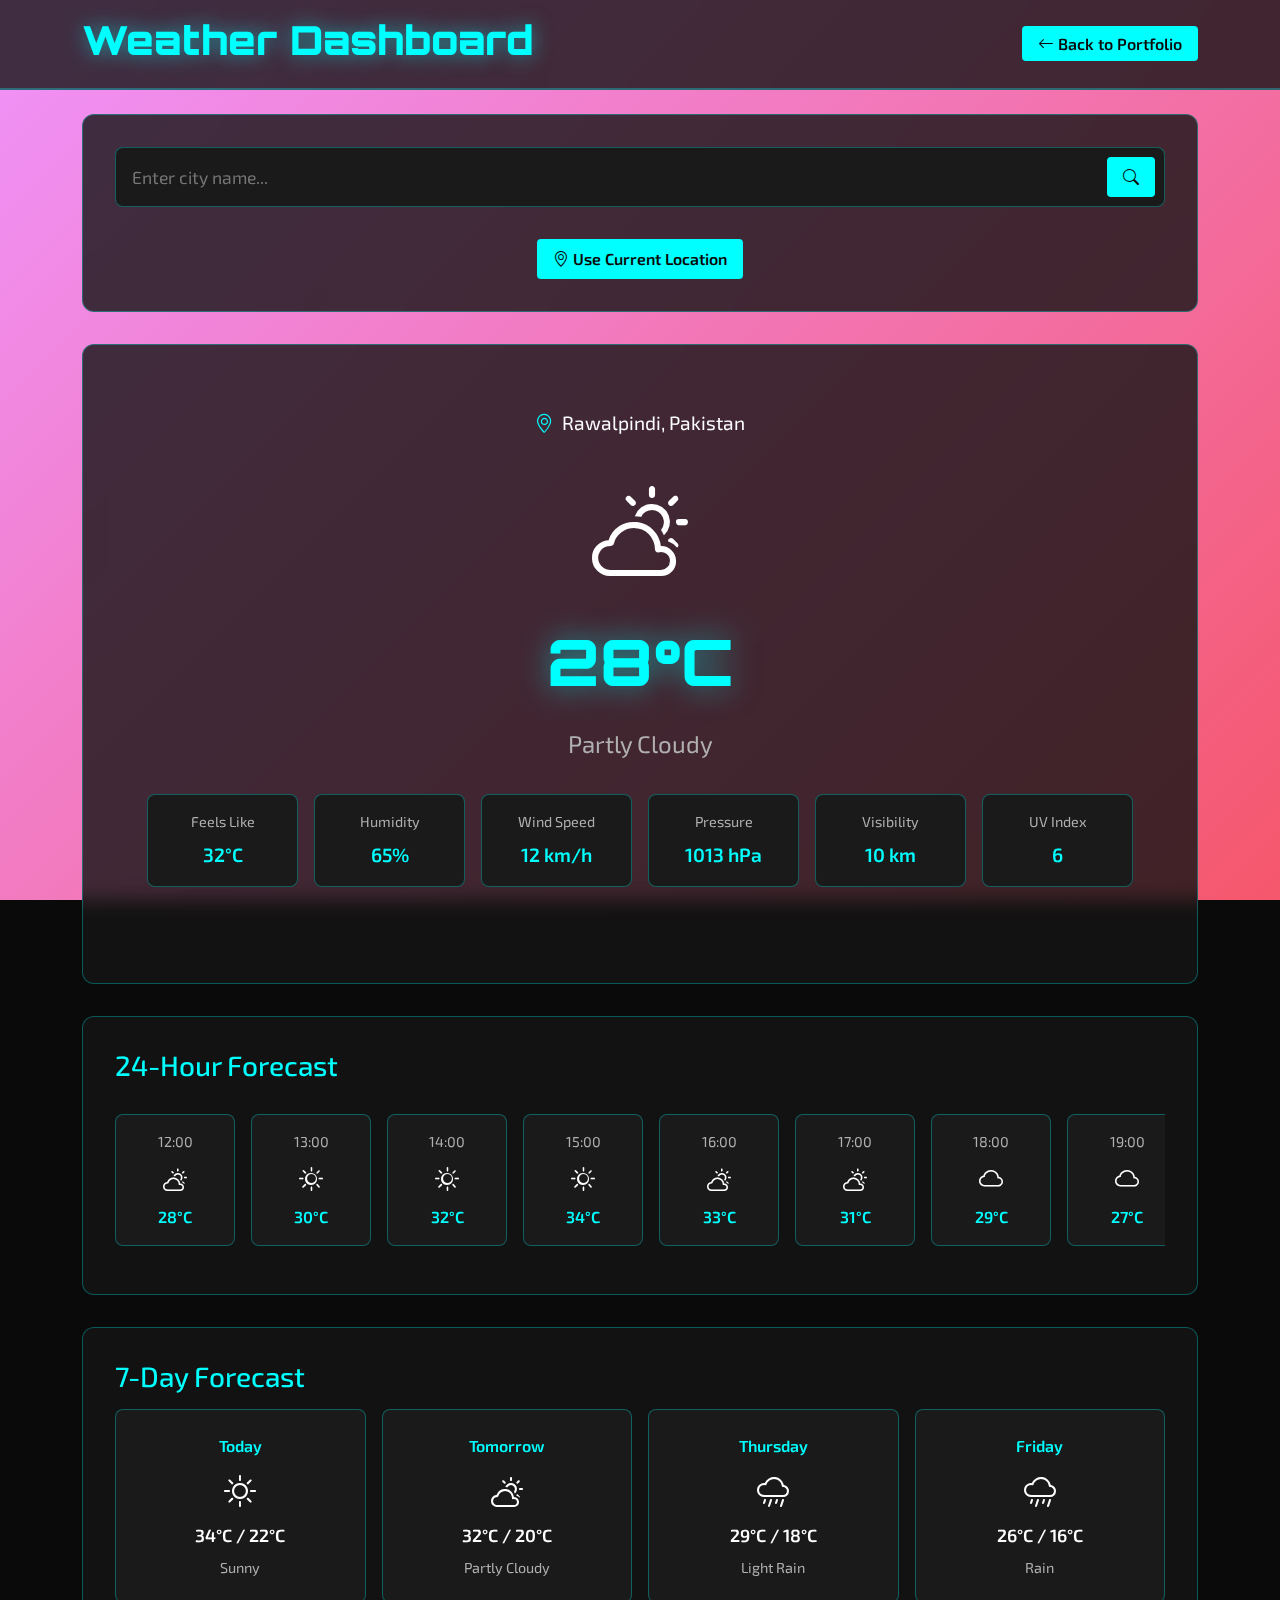
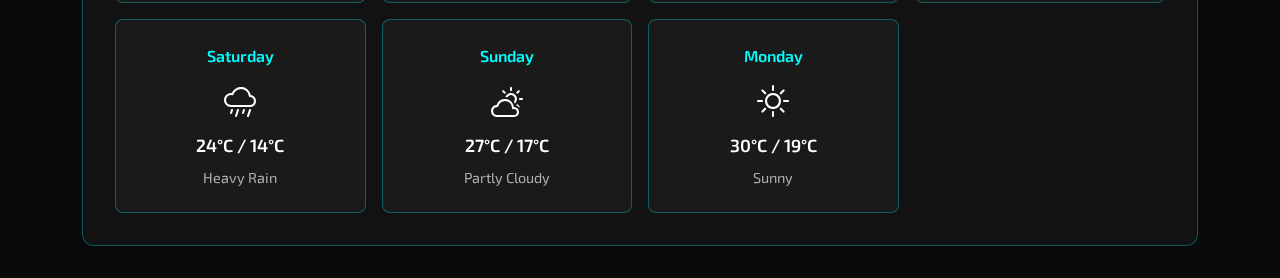
<file: projects/weather.html>
<!DOCTYPE html>
<html lang="en">
<head>
    <meta charset="UTF-8">
    <meta name="viewport" content="width=device-width, initial-scale=1.0">
    <title>Weather Dashboard - Muhammad Haris Iqbal</title>
    <link href="https://cdn.jsdelivr.net/npm/bootstrap@5.3.0/dist/css/bootstrap.min.css" rel="stylesheet">
    <link href="https://cdn.jsdelivr.net/npm/bootstrap-icons@1.10.0/font/bootstrap-icons.css" rel="stylesheet">
    <link href="https://fonts.googleapis.com/css2?family=Orbitron:wght@400;700;900&family=Exo+2:wght@300;400;600;700&display=swap" rel="stylesheet">
    <style>
        :root {
            --primary-color: #00ffff;
            --secondary-color: #ff00ff;
            --accent-color: #00ff00;
            --warning-color: #ffff00;
            --danger-color: #ff0040;
            --text-primary: #ffffff;
            --text-secondary: #b0b0b0;
            --text-muted: #808080;
            --bg-primary: #0a0a0a;
            --bg-secondary: #1a1a1a;
            --card-bg: rgba(20, 20, 20, 0.8);
            --border-color: rgba(0, 255, 255, 0.3);
            --glow-color: rgba(0, 255, 255, 0.5);
        }

        * {
            margin: 0;
            padding: 0;
            box-sizing: border-box;
        }

        body {
            font-family: 'Exo 2', sans-serif;
            background: var(--bg-primary);
            color: var(--text-primary);
            overflow-x: hidden;
        }

        .weather-bg {
            position: fixed;
            top: 0;
            left: 0;
            width: 100%;
            height: 100%;
            background: linear-gradient(135deg, #667eea 0%, #764ba2 100%);
            z-index: -1;
            transition: all 1s ease;
        }

        .weather-bg.sunny {
            background: linear-gradient(135deg, #f093fb 0%, #f5576c 100%);
        }

        .weather-bg.cloudy {
            background: linear-gradient(135deg, #4facfe 0%, #00f2fe 100%);
        }

        .weather-bg.rainy {
            background: linear-gradient(135deg, #43e97b 0%, #38f9d7 100%);
        }

        .weather-bg.snowy {
            background: linear-gradient(135deg, #a8edea 0%, #fed6e3 100%);
        }

        .app-header {
            background: var(--card-bg);
            border-bottom: 2px solid var(--border-color);
            padding: 1rem 0;
            backdrop-filter: blur(10px);
        }

        .app-title {
            font-family: 'Orbitron', monospace;
            font-weight: 900;
            color: var(--primary-color);
            text-shadow: 0 0 20px var(--glow-color);
        }

        .back-btn {
            background: var(--primary-color);
            color: var(--bg-primary);
            border: none;
            padding: 0.5rem 1rem;
            border-radius: 4px;
            text-decoration: none;
            font-weight: 600;
            transition: all 0.3s ease;
        }

        .back-btn:hover {
            background: var(--secondary-color);
            box-shadow: 0 0 20px var(--glow-color);
        }

        .weather-card {
            background: var(--card-bg);
            border: 1px solid var(--border-color);
            border-radius: 12px;
            padding: 2rem;
            margin-bottom: 2rem;
            backdrop-filter: blur(10px);
            transition: all 0.3s ease;
        }

        .weather-card:hover {
            border-color: var(--primary-color);
            box-shadow: 0 0 30px var(--glow-color);
        }

        .search-container {
            position: relative;
            margin-bottom: 2rem;
        }

        .search-input {
            background: var(--bg-secondary);
            border: 1px solid var(--border-color);
            color: var(--text-primary);
            border-radius: 8px;
            padding: 1rem;
            width: 100%;
            font-size: 1.1rem;
        }

        .search-input:focus {
            border-color: var(--primary-color);
            box-shadow: 0 0 20px var(--glow-color);
            outline: none;
        }

        .search-btn {
            position: absolute;
            right: 10px;
            top: 50%;
            transform: translateY(-50%);
            background: var(--primary-color);
            color: var(--bg-primary);
            border: none;
            padding: 0.5rem 1rem;
            border-radius: 4px;
            cursor: pointer;
            transition: all 0.3s ease;
        }

        .search-btn:hover {
            background: var(--secondary-color);
        }

        .current-weather {
            text-align: center;
            padding: 2rem;
        }

        .weather-icon {
            font-size: 6rem;
            margin-bottom: 1rem;
            animation: float 3s ease-in-out infinite;
        }

        @keyframes float {
            0%, 100% { transform: translateY(0px); }
            50% { transform: translateY(-10px); }
        }

        .temperature {
            font-size: 4rem;
            font-weight: 900;
            font-family: 'Orbitron', monospace;
            color: var(--primary-color);
            text-shadow: 0 0 30px var(--glow-color);
            margin-bottom: 1rem;
        }

        .weather-description {
            font-size: 1.5rem;
            color: var(--text-secondary);
            margin-bottom: 2rem;
            text-transform: capitalize;
        }

        .weather-details {
            display: grid;
            grid-template-columns: repeat(auto-fit, minmax(150px, 1fr));
            gap: 1rem;
            margin-bottom: 2rem;
        }

        .detail-item {
            background: var(--bg-secondary);
            border: 1px solid var(--border-color);
            border-radius: 8px;
            padding: 1rem;
            text-align: center;
        }

        .detail-label {
            color: var(--text-secondary);
            font-size: 0.9rem;
            margin-bottom: 0.5rem;
        }

        .detail-value {
            font-size: 1.2rem;
            font-weight: 600;
            color: var(--primary-color);
        }

        .forecast-container {
            display: grid;
            grid-template-columns: repeat(auto-fit, minmax(200px, 1fr));
            gap: 1rem;
        }

        .forecast-item {
            background: var(--bg-secondary);
            border: 1px solid var(--border-color);
            border-radius: 8px;
            padding: 1.5rem;
            text-align: center;
            transition: all 0.3s ease;
        }

        .forecast-item:hover {
            border-color: var(--primary-color);
            transform: translateY(-5px);
        }

        .forecast-day {
            font-weight: 600;
            color: var(--primary-color);
            margin-bottom: 0.5rem;
        }

        .forecast-icon {
            font-size: 2rem;
            margin: 0.5rem 0;
        }

        .forecast-temp {
            font-size: 1.1rem;
            font-weight: 600;
            margin-bottom: 0.5rem;
        }

        .forecast-desc {
            color: var(--text-secondary);
            font-size: 0.9rem;
        }

        .location-info {
            display: flex;
            align-items: center;
            justify-content: center;
            margin-bottom: 1rem;
            font-size: 1.2rem;
        }

        .location-info i {
            margin-right: 0.5rem;
            color: var(--primary-color);
        }

        .loading {
            text-align: center;
            padding: 2rem;
            color: var(--text-secondary);
        }

        .loading i {
            font-size: 3rem;
            animation: spin 1s linear infinite;
        }

        @keyframes spin {
            0% { transform: rotate(0deg); }
            100% { transform: rotate(360deg); }
        }

        .error-message {
            background: rgba(255, 0, 64, 0.1);
            border: 1px solid var(--danger-color);
            color: var(--danger-color);
            padding: 1rem;
            border-radius: 8px;
            margin-bottom: 1rem;
            text-align: center;
        }

        .weather-animation {
            position: absolute;
            top: 0;
            left: 0;
            width: 100%;
            height: 100%;
            pointer-events: none;
            z-index: -1;
        }

        .rain-drop {
            position: absolute;
            background: rgba(255, 255, 255, 0.6);
            width: 2px;
            animation: rain 1s linear infinite;
        }

        @keyframes rain {
            0% { transform: translateY(-100vh); }
            100% { transform: translateY(100vh); }
        }

        .snow-flake {
            position: absolute;
            color: white;
            font-size: 1rem;
            animation: snow 3s linear infinite;
        }

        @keyframes snow {
            0% { transform: translateY(-100vh) rotate(0deg); }
            100% { transform: translateY(100vh) rotate(360deg); }
        }

        .hourly-forecast {
            display: flex;
            overflow-x: auto;
            gap: 1rem;
            padding: 1rem 0;
        }

        .hourly-item {
            min-width: 120px;
            background: var(--bg-secondary);
            border: 1px solid var(--border-color);
            border-radius: 8px;
            padding: 1rem;
            text-align: center;
        }

        .hourly-time {
            font-size: 0.9rem;
            color: var(--text-secondary);
            margin-bottom: 0.5rem;
        }

        .hourly-temp {
            font-weight: 600;
            color: var(--primary-color);
        }

        @media (max-width: 768px) {
            .temperature {
                font-size: 3rem;
            }
            
            .weather-icon {
                font-size: 4rem;
            }
            
            .weather-details {
                grid-template-columns: repeat(2, 1fr);
            }
        }
    </style>
</head>
<body>
    <div class="weather-bg" id="weatherBg"></div>
    <div class="weather-animation" id="weatherAnimation"></div>

    <div class="app-header">
        <div class="container">
            <div class="row align-items-center">
                <div class="col-md-6">
                    <h1 class="app-title">Weather Dashboard</h1>
                </div>
                <div class="col-md-6 text-end">
                    <a href="../index.html" class="back-btn">
                        <i class="bi bi-arrow-left"></i> Back to Portfolio
                    </a>
                </div>
            </div>
        </div>
    </div>

    <div class="container mt-4">
        <!-- Search Section -->
        <div class="weather-card">
            <div class="search-container">
                <input type="text" class="search-input" id="searchInput" placeholder="Enter city name...">
                <button class="search-btn" onclick="searchWeather()">
                    <i class="bi bi-search"></i>
                </button>
            </div>
            <div class="text-center">
                <button class="back-btn" onclick="getCurrentLocation()">
                    <i class="bi bi-geo-alt"></i> Use Current Location
                </button>
            </div>
        </div>

        <!-- Current Weather -->
        <div class="weather-card">
            <div id="currentWeather" class="current-weather">
                <div class="loading">
                    <i class="bi bi-arrow-clockwise"></i>
                    <p>Loading weather data...</p>
                </div>
            </div>
        </div>

        <!-- Hourly Forecast -->
        <div class="weather-card">
            <h3 style="color: var(--primary-color); margin-bottom: 1rem;">24-Hour Forecast</h3>
            <div class="hourly-forecast" id="hourlyForecast">
                <!-- Hourly forecast items will be populated here -->
            </div>
        </div>

        <!-- 7-Day Forecast -->
        <div class="weather-card">
            <h3 style="color: var(--primary-color); margin-bottom: 1rem;">7-Day Forecast</h3>
            <div class="forecast-container" id="forecastContainer">
                <!-- Forecast items will be populated here -->
            </div>
        </div>
    </div>

    <script>
        let currentCity = 'Rawalpindi';
        
        // Sample weather data (in real app, this would come from API)
        const weatherData = {
            current: {
                location: 'Rawalpindi, Pakistan',
                temperature: 28,
                description: 'partly cloudy',
                icon: 'bi-cloud-sun',
                humidity: 65,
                windSpeed: 12,
                pressure: 1013,
                visibility: 10,
                uvIndex: 6,
                feelsLike: 32
            },
            hourly: [
                { time: '12:00', temp: 28, icon: 'bi-cloud-sun' },
                { time: '13:00', temp: 30, icon: 'bi-sun' },
                { time: '14:00', temp: 32, icon: 'bi-sun' },
                { time: '15:00', temp: 34, icon: 'bi-sun' },
                { time: '16:00', temp: 33, icon: 'bi-cloud-sun' },
                { time: '17:00', temp: 31, icon: 'bi-cloud-sun' },
                { time: '18:00', temp: 29, icon: 'bi-cloud' },
                { time: '19:00', temp: 27, icon: 'bi-cloud' }
            ],
            forecast: [
                { day: 'Today', high: 34, low: 22, icon: 'bi-sun', desc: 'Sunny' },
                { day: 'Tomorrow', high: 32, low: 20, icon: 'bi-cloud-sun', desc: 'Partly Cloudy' },
                { day: 'Thursday', high: 29, low: 18, icon: 'bi-cloud-rain', desc: 'Light Rain' },
                { day: 'Friday', high: 26, low: 16, icon: 'bi-cloud-rain', desc: 'Rain' },
                { day: 'Saturday', high: 24, low: 14, icon: 'bi-cloud-rain', desc: 'Heavy Rain' },
                { day: 'Sunday', high: 27, low: 17, icon: 'bi-cloud-sun', desc: 'Partly Cloudy' },
                { day: 'Monday', high: 30, low: 19, icon: 'bi-sun', desc: 'Sunny' }
            ]
        };

        // Initialize weather app
        function initWeatherApp() {
            displayCurrentWeather();
            displayHourlyForecast();
            displayForecast();
            updateBackground('sunny');
        }

        // Display current weather
        function displayCurrentWeather() {
            const currentWeatherDiv = document.getElementById('currentWeather');
            const weather = weatherData.current;
            
            currentWeatherDiv.innerHTML = `
                <div class="location-info">
                    <i class="bi bi-geo-alt"></i>
                    <span>${weather.location}</span>
                </div>
                <div class="weather-icon">
                    <i class="bi ${weather.icon}"></i>
                </div>
                <div class="temperature">${weather.temperature}°C</div>
                <div class="weather-description">${weather.description}</div>
                <div class="weather-details">
                    <div class="detail-item">
                        <div class="detail-label">Feels Like</div>
                        <div class="detail-value">${weather.feelsLike}°C</div>
                    </div>
                    <div class="detail-item">
                        <div class="detail-label">Humidity</div>
                        <div class="detail-value">${weather.humidity}%</div>
                    </div>
                    <div class="detail-item">
                        <div class="detail-label">Wind Speed</div>
                        <div class="detail-value">${weather.windSpeed} km/h</div>
                    </div>
                    <div class="detail-item">
                        <div class="detail-label">Pressure</div>
                        <div class="detail-value">${weather.pressure} hPa</div>
                    </div>
                    <div class="detail-item">
                        <div class="detail-label">Visibility</div>
                        <div class="detail-value">${weather.visibility} km</div>
                    </div>
                    <div class="detail-item">
                        <div class="detail-label">UV Index</div>
                        <div class="detail-value">${weather.uvIndex}</div>
                    </div>
                </div>
            `;
        }

        // Display hourly forecast
        function displayHourlyForecast() {
            const hourlyDiv = document.getElementById('hourlyForecast');
            const hourlyHTML = weatherData.hourly.map(hour => `
                <div class="hourly-item">
                    <div class="hourly-time">${hour.time}</div>
                    <div class="weather-icon" style="font-size: 1.5rem; margin: 0.5rem 0;">
                        <i class="bi ${hour.icon}"></i>
                    </div>
                    <div class="hourly-temp">${hour.temp}°C</div>
                </div>
            `).join('');
            
            hourlyDiv.innerHTML = hourlyHTML;
        }

        // Display 7-day forecast
        function displayForecast() {
            const forecastDiv = document.getElementById('forecastContainer');
            const forecastHTML = weatherData.forecast.map(day => `
                <div class="forecast-item">
                    <div class="forecast-day">${day.day}</div>
                    <div class="forecast-icon">
                        <i class="bi ${day.icon}"></i>
                    </div>
                    <div class="forecast-temp">${day.high}°C / ${day.low}°C</div>
                    <div class="forecast-desc">${day.desc}</div>
                </div>
            `).join('');
            
            forecastDiv.innerHTML = forecastHTML;
        }

        // Update background based on weather
        function updateBackground(weather) {
            const bg = document.getElementById('weatherBg');
            bg.className = `weather-bg ${weather}`;
            
            // Add weather animations
            const animation = document.getElementById('weatherAnimation');
            animation.innerHTML = '';
            
            if (weather === 'rainy') {
                createRainAnimation();
            } else if (weather === 'snowy') {
                createSnowAnimation();
            }
        }

        // Create rain animation
        function createRainAnimation() {
            const animation = document.getElementById('weatherAnimation');
            for (let i = 0; i < 50; i++) {
                const drop = document.createElement('div');
                drop.className = 'rain-drop';
                drop.style.left = Math.random() * 100 + '%';
                drop.style.animationDelay = Math.random() * 2 + 's';
                drop.style.animationDuration = (Math.random() * 0.5 + 0.5) + 's';
                drop.style.height = Math.random() * 20 + 10 + 'px';
                animation.appendChild(drop);
            }
        }

        // Create snow animation
        function createSnowAnimation() {
            const animation = document.getElementById('weatherAnimation');
            for (let i = 0; i < 30; i++) {
                const flake = document.createElement('div');
                flake.className = 'snow-flake';
                flake.innerHTML = '❄';
                flake.style.left = Math.random() * 100 + '%';
                flake.style.animationDelay = Math.random() * 3 + 's';
                flake.style.animationDuration = (Math.random() * 2 + 2) + 's';
                animation.appendChild(flake);
            }
        }

        // Search weather for a city
        function searchWeather() {
            const searchInput = document.getElementById('searchInput');
            const city = searchInput.value.trim();
            
            if (!city) {
                alert('Please enter a city name!');
                return;
            }
            
            // Show loading
            const currentWeatherDiv = document.getElementById('currentWeather');
            currentWeatherDiv.innerHTML = `
                <div class="loading">
                    <i class="bi bi-arrow-clockwise"></i>
                    <p>Loading weather data for ${city}...</p>
                </div>
            `;
            
            // Simulate API call delay
            setTimeout(() => {
                // Update weather data for the searched city
                weatherData.current.location = `${city}, Pakistan`;
                weatherData.current.temperature = Math.floor(Math.random() * 20) + 15;
                weatherData.current.humidity = Math.floor(Math.random() * 40) + 40;
                weatherData.current.windSpeed = Math.floor(Math.random() * 20) + 5;
                
                // Randomly select weather condition
                const conditions = ['sunny', 'cloudy', 'rainy', 'snowy'];
                const randomCondition = conditions[Math.floor(Math.random() * conditions.length)];
                const icons = {
                    sunny: 'bi-sun',
                    cloudy: 'bi-cloud',
                    rainy: 'bi-cloud-rain',
                    snowy: 'bi-cloud-snow'
                };
                
                weatherData.current.icon = icons[randomCondition];
                weatherData.current.description = randomCondition;
                
                displayCurrentWeather();
                updateBackground(randomCondition);
                
                // Clear search input
                searchInput.value = '';
            }, 1000);
        }

        // Get current location weather
        function getCurrentLocation() {
            if (navigator.geolocation) {
                navigator.geolocation.getCurrentPosition(
                    (position) => {
                        const lat = position.coords.latitude;
                        const lon = position.coords.longitude;
                        
                        // Show loading
                        const currentWeatherDiv = document.getElementById('currentWeather');
                        currentWeatherDiv.innerHTML = `
                            <div class="loading">
                                <i class="bi bi-arrow-clockwise"></i>
                                <p>Getting your location weather...</p>
                            </div>
                        `;
                        
                        // Simulate getting weather for current location
                        setTimeout(() => {
                            weatherData.current.location = 'Your Location';
                            displayCurrentWeather();
                        }, 1000);
                    },
                    (error) => {
                        const currentWeatherDiv = document.getElementById('currentWeather');
                        currentWeatherDiv.innerHTML = `
                            <div class="error-message">
                                <i class="bi bi-exclamation-triangle"></i>
                                <p>Location access denied. Please search for a city instead.</p>
                            </div>
                        `;
                    }
                );
            } else {
                alert('Geolocation is not supported by this browser.');
            }
        }

        // Add enter key support for search
        document.getElementById('searchInput').addEventListener('keypress', function(e) {
            if (e.key === 'Enter') {
                searchWeather();
            }
        });

        // Initialize the app
        document.addEventListener('DOMContentLoaded', function() {
            initWeatherApp();
        });
    </script>
</body>
</html>
</file>
<file: css/style.css>
/* Cyber Futuristic Portfolio Styles */

/* Import Fonts */
@import url('https://fonts.googleapis.com/css2?family=Orbitron:wght@400;700;900&family=Exo+2:wght@300;400;600;700&display=swap');

/* CSS Variables */
:root {
    --primary-color: #00ffff;
    --secondary-color: #ff00ff;
    --accent-color: #00ff00;
    --warning-color: #ffff00;
    --danger-color: #ff0080;
    --success-color: #00ff80;
    --dark-bg: #0a0a0a;
    --card-bg: rgba(20, 20, 20, 0.9);
    --text-primary: #ffffff;
    --text-secondary: #b0b0b0;
    --text-muted: #808080;
    --border-color: rgba(0, 255, 255, 0.3);
    --glow-color: rgba(0, 255, 255, 0.5);
}

/* Base Styles */
* {
    margin: 0;
    padding: 0;
    box-sizing: border-box;
}

body {
    font-family: 'Exo 2', sans-serif;
    background: var(--dark-bg);
    color: var(--text-primary);
    overflow-x: hidden;
    position: relative;
}

/* Cyber Background Animation */
.cyber-background {
    position: fixed;
    top: 0;
    left: 0;
    width: 100%;
    height: 100%;
    z-index: -4;
    overflow: hidden;
}

.background-layer {
    position: absolute;
    top: 0;
    left: 0;
    width: 100%;
    height: 100%;
    opacity: 0;
    animation: morphBackground 20s infinite;
}

.bg-layer-1 {
    background: linear-gradient(45deg, #0a0a0a 0%, #1a1a2e 25%, #16213e 50%, #0a0a0a 75%, #1a1a2e 100%);
    animation-delay: 0s;
}

.bg-layer-2 {
    background: linear-gradient(135deg, #0a0a0a 0%, #1e1e3f 25%, #2a2a5a 50%, #0a0a0a 75%, #1e1e3f 100%);
    animation-delay: 5s;
}

.bg-layer-3 {
    background: linear-gradient(225deg, #0a0a0a 0%, #2e1a1a 25%, #3e1616 50%, #0a0a0a 75%, #2e1a1a 100%);
    animation-delay: 10s;
}

.bg-layer-4 {
    background: linear-gradient(315deg, #0a0a0a 0%, #1a2e1a 25%, #16213e 50%, #0a0a0a 75%, #1a2e1a 100%);
    animation-delay: 15s;
}

@keyframes morphBackground {
    0%, 20% { opacity: 0; }
    25%, 45% { opacity: 1; }
    50%, 100% { opacity: 0; }
}

/* Space Elements */
.space-elements {
    position: fixed;
    top: 0;
    left: 0;
    width: 100%;
    height: 100%;
    pointer-events: none;
    z-index: -3;
    overflow: hidden;
}

.planet {
    position: absolute;
    border-radius: 50%;
    opacity: 0.6;
    animation: float 20s ease-in-out infinite;
}

.planet-1 {
    width: 120px;
    height: 120px;
    background: radial-gradient(circle at 30% 30%, #ff6b6b, #d63031);
    box-shadow: 0 0 40px rgba(255, 107, 107, 0.4);
    top: 20%;
    left: 10%;
    animation-delay: 0s;
}

.planet-2 {
    width: 80px;
    height: 80px;
    background: radial-gradient(circle at 30% 30%, #74b9ff, #0984e3);
    box-shadow: 0 0 30px rgba(116, 185, 255, 0.4);
    top: 60%;
    right: 15%;
    animation-delay: -7s;
}

.planet-3 {
    width: 60px;
    height: 60px;
    background: radial-gradient(circle at 30% 30%, #a29bfe, #6c5ce7);
    box-shadow: 0 0 25px rgba(162, 155, 254, 0.4);
    top: 40%;
    left: 80%;
    animation-delay: -14s;
}

.asteroid {
    position: absolute;
    border-radius: 50%;
    opacity: 0.4;
    animation: asteroidMove 15s linear infinite;
}

.asteroid-1 {
    width: 12px;
    height: 12px;
    background: #636e72;
    top: 25%;
    left: -20px;
    animation-delay: 0s;
}

.asteroid-2 {
    width: 8px;
    height: 8px;
    background: #74b9ff;
    top: 45%;
    left: -20px;
    animation-delay: -3s;
}

.asteroid-3 {
    width: 15px;
    height: 15px;
    background: #fd79a8;
    top: 65%;
    left: -20px;
    animation-delay: -6s;
}

.asteroid-4 {
    width: 10px;
    height: 10px;
    background: #00b894;
    top: 35%;
    left: -20px;
    animation-delay: -9s;
}

.asteroid-5 {
    width: 6px;
    height: 6px;
    background: #fdcb6e;
    top: 55%;
    left: -20px;
    animation-delay: -12s;
}

@keyframes float {
    0%, 100% { transform: translateY(0px) rotate(0deg); }
    50% { transform: translateY(-20px) rotate(180deg); }
}

@keyframes asteroidMove {
    0% { transform: translateX(0px); }
    100% { transform: translateX(calc(100vw + 40px)); }
}

/* Matrix Rain Effect */
.matrix-rain {
    position: fixed;
    top: 0;
    left: 0;
    width: 100%;
    height: 100%;
    pointer-events: none;
    z-index: -2;
    overflow: hidden;
}

.matrix-char {
    position: absolute;
    color: var(--primary-color);
    font-family: 'Orbitron', monospace;
    font-size: 14px;
    opacity: 0.8;
    animation: matrixFall linear infinite;
}

@keyframes matrixFall {
    0% {
        transform: translateY(-100vh);
        opacity: 1;
    }
    100% {
        transform: translateY(100vh);
        opacity: 0;
    }
}

/* Cyber Grid Overlay */
.cyber-grid {
    position: fixed;
    top: 0;
    left: 0;
    width: 100%;
    height: 100%;
    pointer-events: none;
    z-index: -1;
    background-image: 
        linear-gradient(rgba(0, 255, 255, 0.1) 1px, transparent 1px),
        linear-gradient(90deg, rgba(0, 255, 255, 0.1) 1px, transparent 1px);
    background-size: 50px 50px;
    opacity: 0.3;
    animation: gridPulse 4s ease-in-out infinite alternate;
}

@keyframes gridPulse {
    0% { opacity: 0.1; }
    100% { opacity: 0.3; }
}

/* Navigation Styles */
.cyber-nav {
    background: rgba(10, 10, 10, 0.95) !important;
    backdrop-filter: blur(10px);
    border-bottom: 1px solid var(--border-color);
    padding: 1rem 0;
    transition: all 0.3s ease;
}

.cyber-logo {
    font-family: 'Orbitron', monospace;
    font-weight: 900;
    font-size: 1.8rem;
    color: var(--primary-color) !important;
    text-decoration: none;
    position: relative;
    overflow: hidden;
}

.logo-text {
    position: relative;
    z-index: 2;
}

.logo-glow {
    position: absolute;
    top: 0;
    left: 0;
    width: 100%;
    height: 100%;
    background: linear-gradient(45deg, transparent, var(--glow-color), transparent);
    transform: translateX(-100%);
    transition: transform 0.6s ease;
}

.cyber-logo:hover .logo-glow {
    transform: translateX(100%);
}

/* Hamburger Menu */
.cyber-hamburger {
    border: none;
    background: none;
    position: relative;
    width: 30px;
    height: 30px;
    cursor: pointer;
    transition: all 0.3s ease;
}

.hamburger-line {
    display: block;
    width: 100%;
    height: 2px;
    background: var(--primary-color);
    margin: 6px 0;
    transition: all 0.3s ease;
    border-radius: 2px;
    box-shadow: 0 0 10px var(--glow-color);
}

.cyber-hamburger:hover .hamburger-line {
    box-shadow: 0 0 20px var(--glow-color);
}

.cyber-hamburger.collapsed .hamburger-line:nth-child(1) {
    transform: rotate(45deg) translate(5px, 5px);
}

.cyber-hamburger.collapsed .hamburger-line:nth-child(2) {
    opacity: 0;
}

.cyber-hamburger.collapsed .hamburger-line:nth-child(3) {
    transform: rotate(-45deg) translate(7px, -6px);
}

/* Navigation Links */
.cyber-nav-link {
    color: var(--text-secondary) !important;
    text-decoration: none;
    position: relative;
    overflow: hidden;
    padding: 0.5rem 1rem;
    margin: 0 0.2rem;
    border-radius: 4px;
    transition: all 0.3s ease;
    font-weight: 600;
    text-transform: uppercase;
    letter-spacing: 1px;
}

.nav-text {
    position: relative;
    z-index: 2;
}

.nav-glow {
    position: absolute;
    top: 0;
    left: 0;
    width: 100%;
    height: 100%;
    background: linear-gradient(45deg, transparent, var(--glow-color), transparent);
    transform: translateX(-100%);
    transition: transform 0.6s ease;
}

.cyber-nav-link:hover {
    color: var(--primary-color) !important;
    text-shadow: 0 0 10px var(--glow-color);
}

.cyber-nav-link:hover .nav-glow {
    transform: translateX(100%);
}

/* Typography */
.cyber-title {
    font-family: 'Orbitron', monospace;
    font-weight: 900;
    color: var(--primary-color);
    text-shadow: 0 0 30px var(--glow-color);
    animation: titleGlow 3s ease-in-out infinite alternate;
}

.cyber-name {
    color: var(--primary-color) !important;
    text-shadow: 0 0 20px var(--glow-color) !important;
    position: relative;
    filter: none !important;
    -webkit-filter: none !important;
    backdrop-filter: none !important;
    background: none !important;
    -webkit-background-clip: unset !important;
    -webkit-text-fill-color: var(--primary-color) !important;
    background-clip: unset !important;
}

/* Typing Effect */
.typing-effect {
    overflow: visible;
    white-space: nowrap;
    border-right: 3px solid var(--primary-color);
    animation: typing 3s steps(20, end), blink-caret 0.5s step-end infinite;
    filter: none !important;
    text-shadow: 0 0 20px var(--glow-color) !important;
    color: var(--primary-color) !important;
    background: none !important;
    -webkit-background-clip: unset !important;
    -webkit-text-fill-color: var(--primary-color) !important;
    background-clip: unset !important;
}

@keyframes typing {
    from { width: 0; }
    to { width: 100%; }
}

@keyframes blink-caret {
    from, to { border-color: transparent; }
    50% { border-color: var(--primary-color); }
}

.typing-effect.finished {
    border-right: none;
    animation: none;
}

/* Text reveal animation */
.text-reveal {
    opacity: 0;
    transform: translateY(20px);
    animation: textReveal 0.8s ease forwards;
}

@keyframes textReveal {
    to {
        opacity: 1;
        transform: translateY(0);
    }
}

/* Glowing text animation */
.glow-text {
    animation: glowPulse 2s ease-in-out infinite alternate;
}

@keyframes glowPulse {
    0% { text-shadow: 0 0 20px var(--glow-color); }
    100% { text-shadow: 0 0 30px var(--glow-color), 0 0 40px var(--glow-color); }
}

.cyber-text {
    color: var(--text-primary);
}

@keyframes titleGlow {
    0% { 
        text-shadow: 0 0 30px var(--glow-color);
        opacity: 1;
    }
    100% { 
        text-shadow: 0 0 40px var(--glow-color), 0 0 60px var(--glow-color);
        opacity: 0.9;
    }
}

.cyber-subtitle {
    color: var(--text-secondary);
    font-size: 1.2rem;
    text-shadow: 0 0 10px rgba(255, 255, 255, 0.3);
}

.cyber-heading {
    font-family: 'Orbitron', monospace;
    font-weight: 700;
    color: var(--primary-color);
    text-shadow: 0 0 20px var(--glow-color);
    margin-bottom: 1rem;
    text-transform: uppercase;
    letter-spacing: 2px;
}

.cyber-subheading {
    font-family: 'Orbitron', monospace;
    font-weight: 600;
    color: var(--accent-color);
    text-shadow: 0 0 15px rgba(0, 255, 0, 0.5);
}

.cyber-muted {
    color: var(--text-muted);
}

/* Buttons */
.cyber-btn {
    font-family: 'Orbitron', monospace;
    font-weight: 600;
    text-transform: uppercase;
    letter-spacing: 1px;
    padding: 12px 30px;
    border: none;
    border-radius: 4px;
    position: relative;
    overflow: hidden;
    cursor: pointer;
    transition: all 0.3s ease;
    text-decoration: none;
    display: inline-block;
    background: transparent;
}

.cyber-btn-primary {
    background: linear-gradient(45deg, var(--primary-color), var(--secondary-color));
    color: var(--dark-bg);
    box-shadow: 0 0 20px var(--glow-color);
}

.cyber-btn-outline {
    border: 2px solid var(--primary-color);
    color: var(--primary-color);
    background: transparent;
}

.btn-text {
    position: relative;
    z-index: 2;
}

.btn-glow {
    position: absolute;
    top: 0;
    left: 0;
    width: 100%;
    height: 100%;
    background: linear-gradient(45deg, transparent, rgba(255, 255, 255, 0.3), transparent);
    transform: translateX(-100%);
    transition: transform 0.6s ease;
}

.cyber-btn:hover {
    transform: translateY(-2px);
    box-shadow: 0 10px 30px var(--glow-color);
}

.cyber-btn:hover .btn-glow {
    transform: translateX(100%);
}

.cyber-btn-outline:hover {
    background: var(--primary-color);
    color: var(--dark-bg);
}

.btn-sm {
    padding: 8px 16px;
    font-size: 0.8rem;
}

/* Sections */
.cyber-section {
    position: relative;
    z-index: 1;
    padding: 8rem 0;
    clear: both;
    width: 100%;
    display: block;
}

/* Remove problematic animations and fix spacing */
.about-section {
    margin-top: 0;
    margin-bottom: 0;
    padding-top: 8rem;
    padding-bottom: 8rem;
}

.skills-section {
    margin-top: 0;
    margin-bottom: 0;
    padding-top: 8rem;
    padding-bottom: 8rem;
    position: relative;
    z-index: 1;
    clear: both;
}

/* Ensure sections don't overlap */
section {
    float: none;
    clear: both;
    position: relative;
    z-index: 1;
}

/* Additional spacing to prevent overlap */
#about::after,
#skills::after,
#experience::after {
    content: '';
    display: block;
    clear: both;
    height: 2rem;
}

/* Cards */
.cyber-card {
    background: var(--card-bg);
    border: 1px solid var(--border-color);
    border-radius: 8px;
    padding: 2rem;
    transition: all 0.3s ease;
    position: relative;
    overflow: hidden;
    backdrop-filter: blur(10px);
}

.cyber-card:hover {
    transform: translateY(-5px);
    border-color: var(--primary-color);
    box-shadow: 0 10px 30px var(--glow-color);
}

.cyber-card-title {
    color: var(--primary-color);
    font-family: 'Orbitron', monospace;
    font-weight: 600;
    margin-bottom: 1rem;
}

.cyber-card-text {
    color: var(--text-secondary);
    line-height: 1.6;
}

/* Icons */
.cyber-icon {
    color: var(--primary-color);
    text-shadow: 0 0 10px var(--glow-color);
}

.cyber-icon-primary {
    color: var(--primary-color);
    text-shadow: 0 0 10px var(--glow-color);
}

.cyber-icon-success {
    color: var(--success-color);
    text-shadow: 0 0 10px rgba(0, 255, 128, 0.5);
}

.cyber-icon-warning {
    color: var(--warning-color);
    text-shadow: 0 0 10px rgba(255, 255, 0, 0.5);
}

.cyber-icon-danger {
    color: var(--danger-color);
    text-shadow: 0 0 10px rgba(255, 0, 128, 0.5);
}

/* Badges */
.cyber-badge {
    font-family: 'Orbitron', monospace;
    font-size: 0.7rem;
    font-weight: 600;
    padding: 0.3rem 0.6rem;
    border-radius: 2px;
    margin: 0.1rem;
    display: inline-block;
    text-transform: uppercase;
    letter-spacing: 0.5px;
    transition: all 0.3s ease;
}

.cyber-badge-primary {
    background: var(--primary-color);
    color: var(--dark-bg);
    box-shadow: 0 0 10px var(--glow-color);
}

.cyber-badge-success {
    background: var(--success-color);
    color: var(--dark-bg);
    box-shadow: 0 0 10px rgba(0, 255, 128, 0.5);
}

.cyber-badge-warning {
    background: var(--warning-color);
    color: var(--dark-bg);
    box-shadow: 0 0 10px rgba(255, 255, 0, 0.5);
}

.cyber-badge-danger {
    background: var(--danger-color);
    color: var(--dark-bg);
    box-shadow: 0 0 10px rgba(255, 0, 128, 0.5);
}

.cyber-badge:hover {
    transform: scale(1.05);
    filter: brightness(1.2);
}

/* Profile */
.cyber-profile {
    position: relative;
    width: 250px;
    height: 250px;
    margin: 0 auto;
}

.profile-img {
    width: 100%;
    height: 100%;
    object-fit: cover;
    border-radius: 50%;
    border: 3px solid var(--border-color);
    position: relative;
    z-index: 2;
    transition: all 0.3s ease;
}

.profile-img:hover {
    border-color: var(--primary-color);
    box-shadow: 0 0 30px var(--glow-color);
}

.profile-placeholder {
    width: 100%;
    height: 100%;
    display: flex;
    align-items: center;
    justify-content: center;
    background: var(--card-bg);
    border-radius: 50%;
    border: 2px solid var(--border-color);
    position: relative;
    z-index: 2;
}

.cyber-border-about {
    position: absolute;
    top: -10px;
    left: -10px;
    width: calc(100% + 20px);
    height: calc(100% + 20px);
    border: 2px solid var(--primary-color);
    border-radius: 50%;
    opacity: 0.6;
    animation: borderPulse 2s ease-in-out infinite;
}

@keyframes borderPulse {
    0%, 100% { transform: scale(1); opacity: 0.6; }
    50% { transform: scale(1.05); opacity: 1; }
}

/* Experience */
.cyber-experience-card {
    background: var(--card-bg);
    border: 1px solid var(--border-color);
    border-radius: 8px;
    backdrop-filter: blur(10px);
    transition: all 0.3s ease;
    position: relative;
    overflow: hidden;
}

.cyber-experience-card:hover {
    border-color: var(--primary-color);
    box-shadow: 0 10px 30px var(--glow-color);
}

.cyber-experience-title {
    color: var(--primary-color);
    font-family: 'Orbitron', monospace;
    font-weight: 600;
}

.cyber-experience-company {
    color: var(--text-secondary);
    font-weight: 400;
}

/* Lists */
.cyber-list {
    list-style: none;
    padding: 0;
}

.cyber-list li {
    position: relative;
    padding-left: 20px;
    margin-bottom: 0.5rem;
    color: var(--text-secondary);
}

.cyber-list li:before {
    content: "▶";
    position: absolute;
    left: 0;
    color: var(--primary-color);
    font-size: 0.8rem;
}

/* Form Styles */
.cyber-form-container {
    background: var(--card-bg);
    border: 1px solid var(--border-color);
    border-radius: 8px;
    padding: 2rem;
    backdrop-filter: blur(10px);
}

.cyber-label {
    color: var(--primary-color);
    font-family: 'Orbitron', monospace;
    font-weight: 600;
    text-transform: uppercase;
    letter-spacing: 1px;
    margin-bottom: 0.5rem;
}

.cyber-input {
    background: rgba(255, 255, 255, 0.1);
    border: 1px solid var(--border-color);
    border-radius: 4px;
    color: var(--text-primary);
    padding: 0.75rem;
    font-family: 'Exo 2', sans-serif;
    transition: all 0.3s ease;
}

.cyber-input:focus {
    background: rgba(255, 255, 255, 0.15);
    border-color: var(--primary-color);
    box-shadow: 0 0 20px var(--glow-color);
    color: var(--text-primary);
}

.cyber-input::placeholder {
    color: var(--text-muted);
}

/* Contact Items */
.cyber-contact-item {
    text-align: center;
    padding: 1.5rem;
    background: var(--card-bg);
    border: 1px solid var(--border-color);
    border-radius: 8px;
    transition: all 0.3s ease;
    backdrop-filter: blur(10px);
}

.cyber-contact-item:hover {
    transform: translateY(-5px);
    border-color: var(--primary-color);
    box-shadow: 0 10px 30px var(--glow-color);
}

.cyber-contact-title {
    color: var(--primary-color);
    font-family: 'Orbitron', monospace;
    font-weight: 600;
    margin-bottom: 0.5rem;
}

.cyber-contact-text {
    color: var(--text-secondary);
    margin: 0;
}

/* Projects Section */
.project-card {
    transition: all 0.3s ease;
    overflow: hidden;
}

.project-image-container {
    position: relative;
    height: 200px;
    overflow: hidden;
    border-radius: 8px 8px 0 0;
}

.project-image {
    width: 100%;
    height: 100%;
    display: flex;
    align-items: center;
    justify-content: center;
    background: linear-gradient(135deg, var(--card-bg), rgba(0, 255, 255, 0.1));
    transition: all 0.3s ease;
}

.project-overlay {
    position: absolute;
    top: 0;
    left: 0;
    width: 100%;
    height: 100%;
    background: rgba(0, 0, 0, 0.8);
    display: flex;
    align-items: center;
    justify-content: center;
    opacity: 0;
    transition: all 0.3s ease;
}

.project-card:hover .project-overlay {
    opacity: 1;
}

.project-card:hover .project-image {
    transform: scale(1.1);
}

.project-content {
    padding: 1.5rem;
}

.project-title {
    margin-bottom: 0.5rem;
    font-size: 1.2rem;
}

.project-description {
    margin-bottom: 1rem;
    line-height: 1.5;
}

.project-tech {
    display: flex;
    flex-wrap: wrap;
    gap: 0.5rem;
}

.dashboard-preview {
    background: linear-gradient(135deg, #667eea 0%, #764ba2 100%);
}

.todo-preview {
    background: linear-gradient(135deg, #f093fb 0%, #f5576c 100%);
}

.weather-preview {
    background: linear-gradient(135deg, #4facfe 0%, #00f2fe 100%);
}

.portfolio-preview {
    background: linear-gradient(135deg, #43e97b 0%, #38f9d7 100%);
}

.ecommerce-preview {
    background: linear-gradient(135deg, #fa709a 0%, #fee140 100%);
}

.calculator-preview {
    background: linear-gradient(135deg, #a8edea 0%, #fed6e3 100%);
}

/* Footer */
.cyber-footer {
    background: var(--card-bg);
    border-top: 1px solid var(--border-color);
    margin-top: 3rem;
}

.cyber-footer-text {
    color: var(--text-muted);
    font-size: 0.9rem;
}

/* Simplified animations to prevent overlay issues */
.animate-fade-in,
.animate-fade-in-delay,
.animate-fade-in-delay-2,
.animate-slide-left,
.animate-slide-right {
    opacity: 1;
    transform: none;
    animation: none;
}

/* Remove problematic keyframes */
@keyframes fadeInUp {
    to {
        opacity: 1;
        transform: translateY(0);
    }
}

@keyframes slideInLeft {
    to {
        opacity: 1;
        transform: translateX(0);
    }
}

@keyframes slideInRight {
    to {
        opacity: 1;
        transform: translateX(0);
    }
}

/* Responsive Design */
@media (max-width: 768px) {
    .cyber-title {
        font-size: 2.5rem;
    }
    
    .cyber-subtitle {
        font-size: 1rem;
    }
    
    .cyber-btn {
        padding: 10px 20px;
        font-size: 0.9rem;
    }
    
    .cyber-card {
        padding: 1.5rem;
    }
    
    .cyber-profile {
        width: 200px;
        height: 200px;
    }
    
    .cyber-nav-link {
        padding: 0.75rem 1rem;
        margin: 0.25rem 0;
    }
    
    /* Contact items responsive */
    .contact-info .row > div {
        flex: 0 0 50%;
        max-width: 50%;
    }
}

@media (max-width: 576px) {
    .cyber-title {
        font-size: 2rem;
    }
    
    .cyber-form-container {
        padding: 1.5rem;
    }
    
    .cyber-contact-item {
        padding: 1rem;
    }
    
    /* Contact items mobile */
    .contact-info .row > div {
        flex: 0 0 100%;
        max-width: 100%;
    }
    
    .cyber-contact-item {
        margin-bottom: 1rem;
    }
}

/* Smooth scrolling */
html {
    scroll-behavior: smooth;
}

/* Selection */
::selection {
    background: var(--primary-color);
    color: var(--dark-bg);
}

/* Scrollbar */
::-webkit-scrollbar {
    width: 8px;
}

::-webkit-scrollbar-track {
    background: var(--dark-bg);
}

::-webkit-scrollbar-thumb {
    background: var(--primary-color);
    border-radius: 4px;
}

::-webkit-scrollbar-thumb:hover {
    background: var(--secondary-color);
}
</file>
